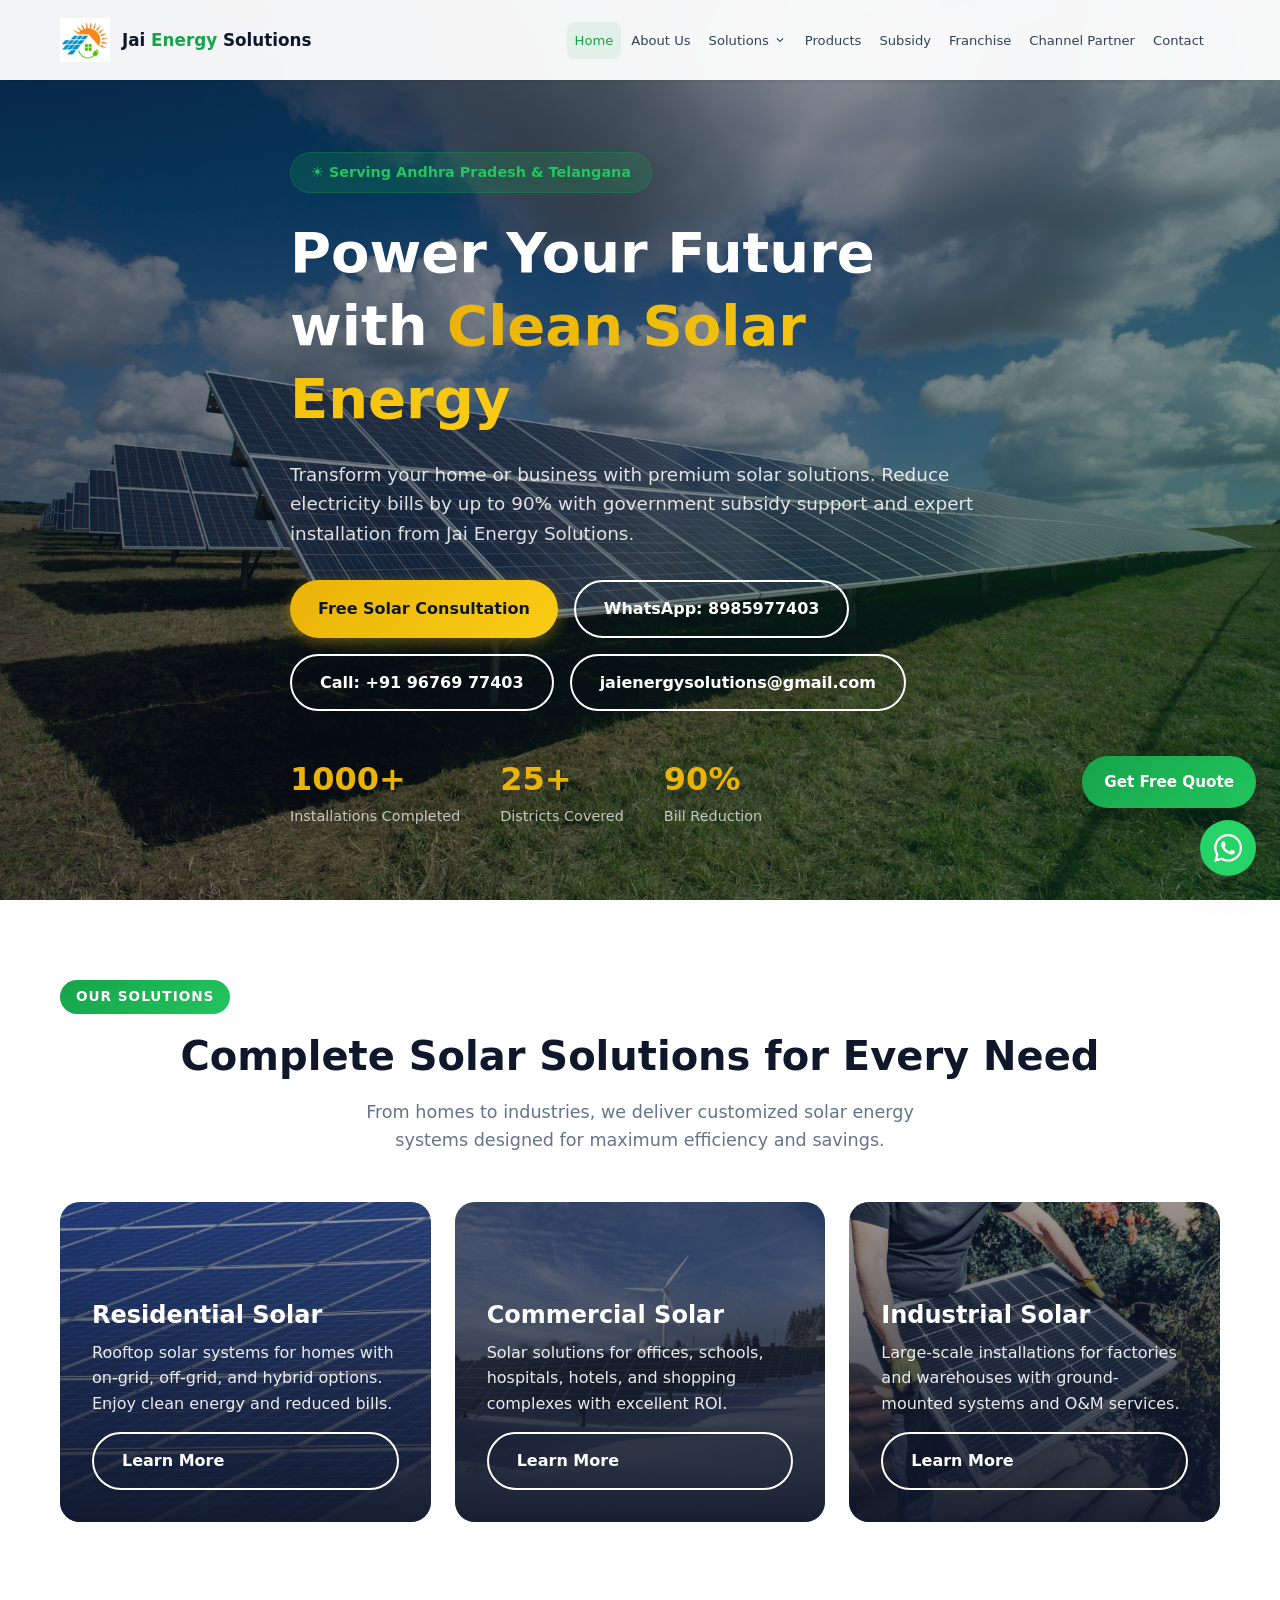
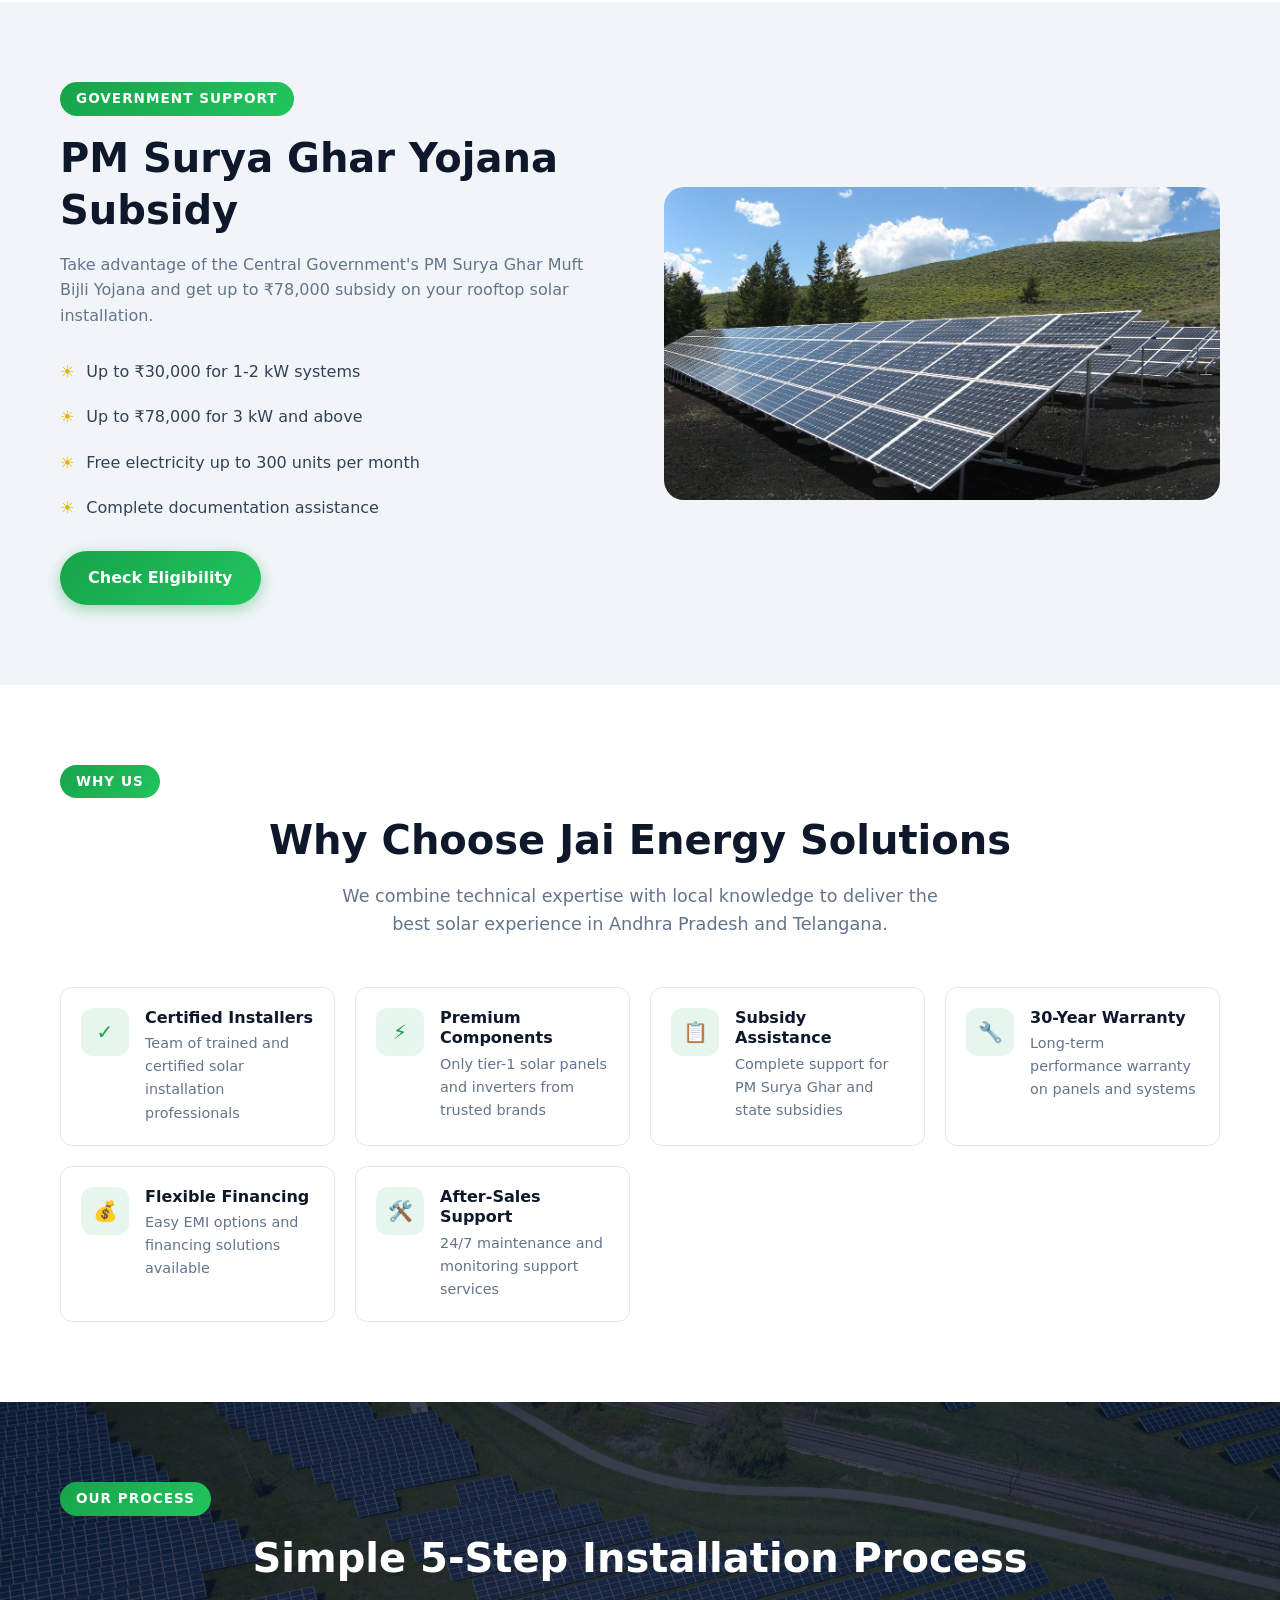
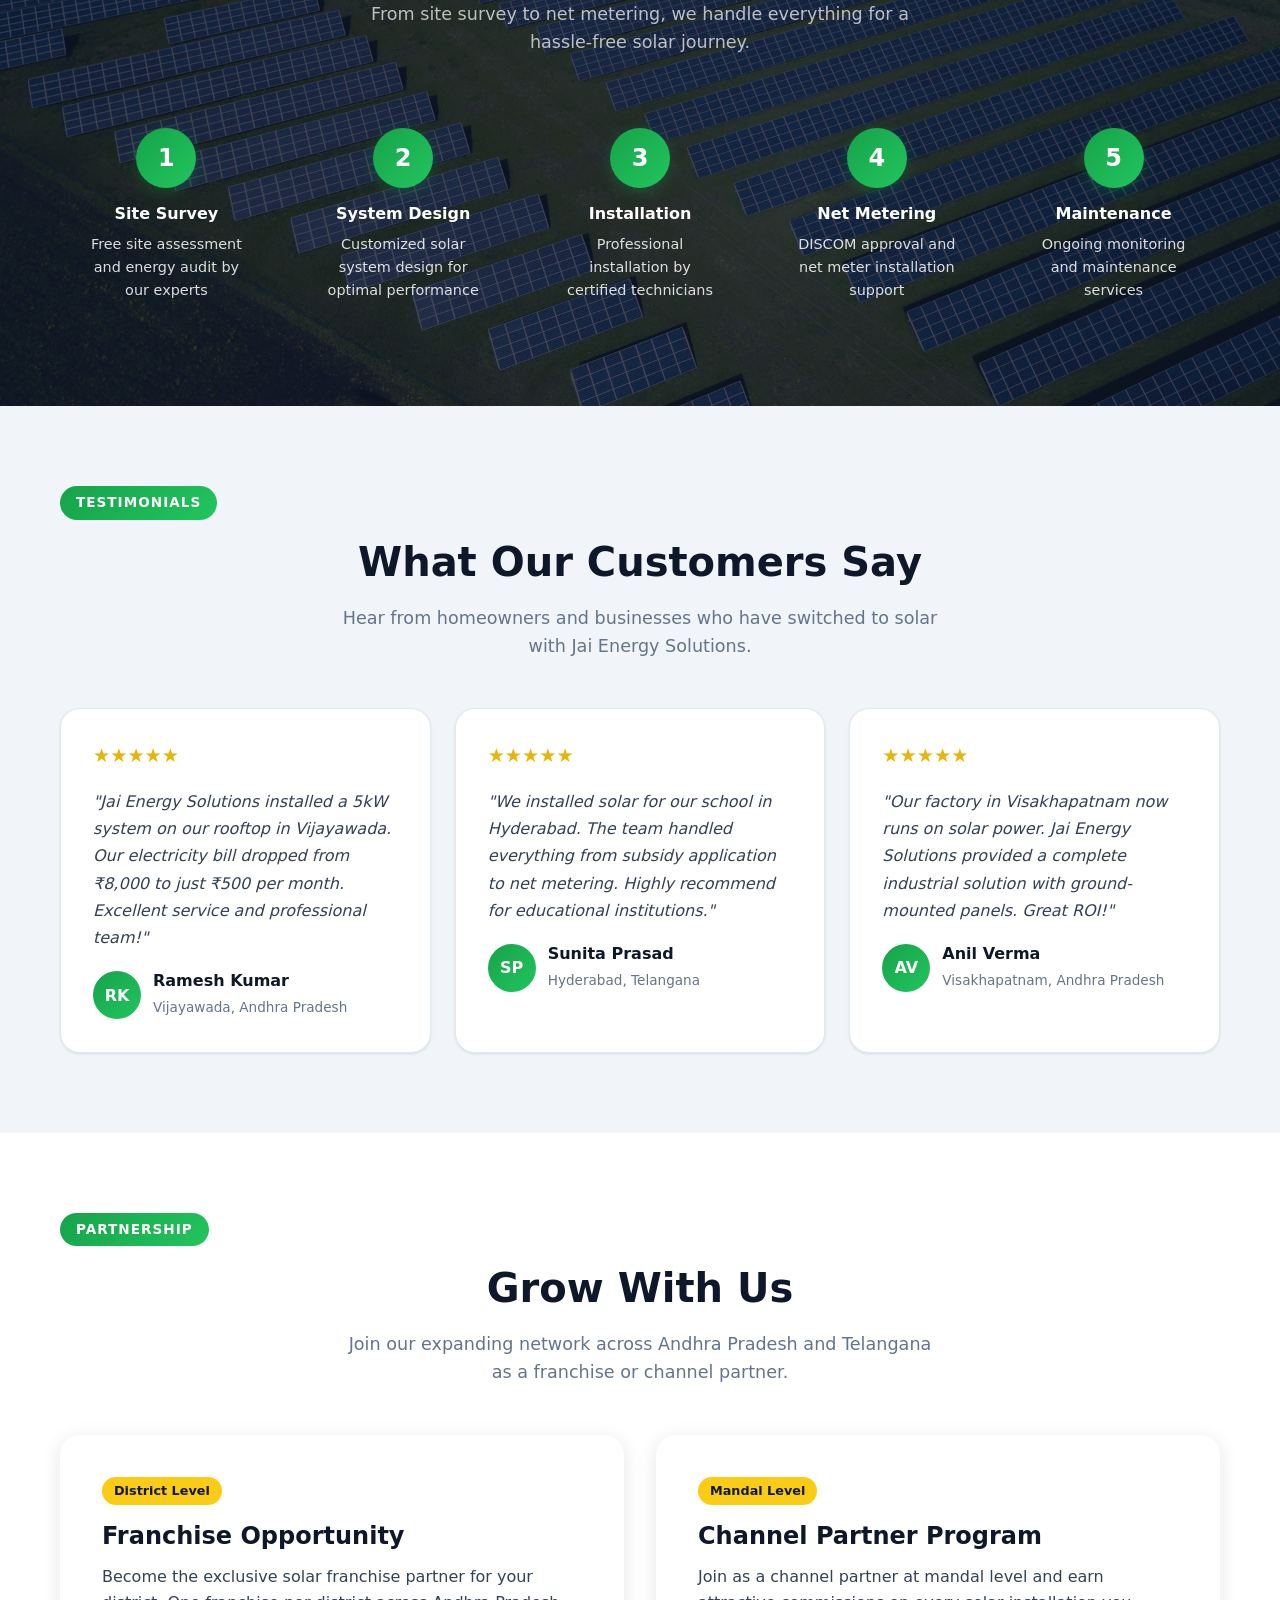
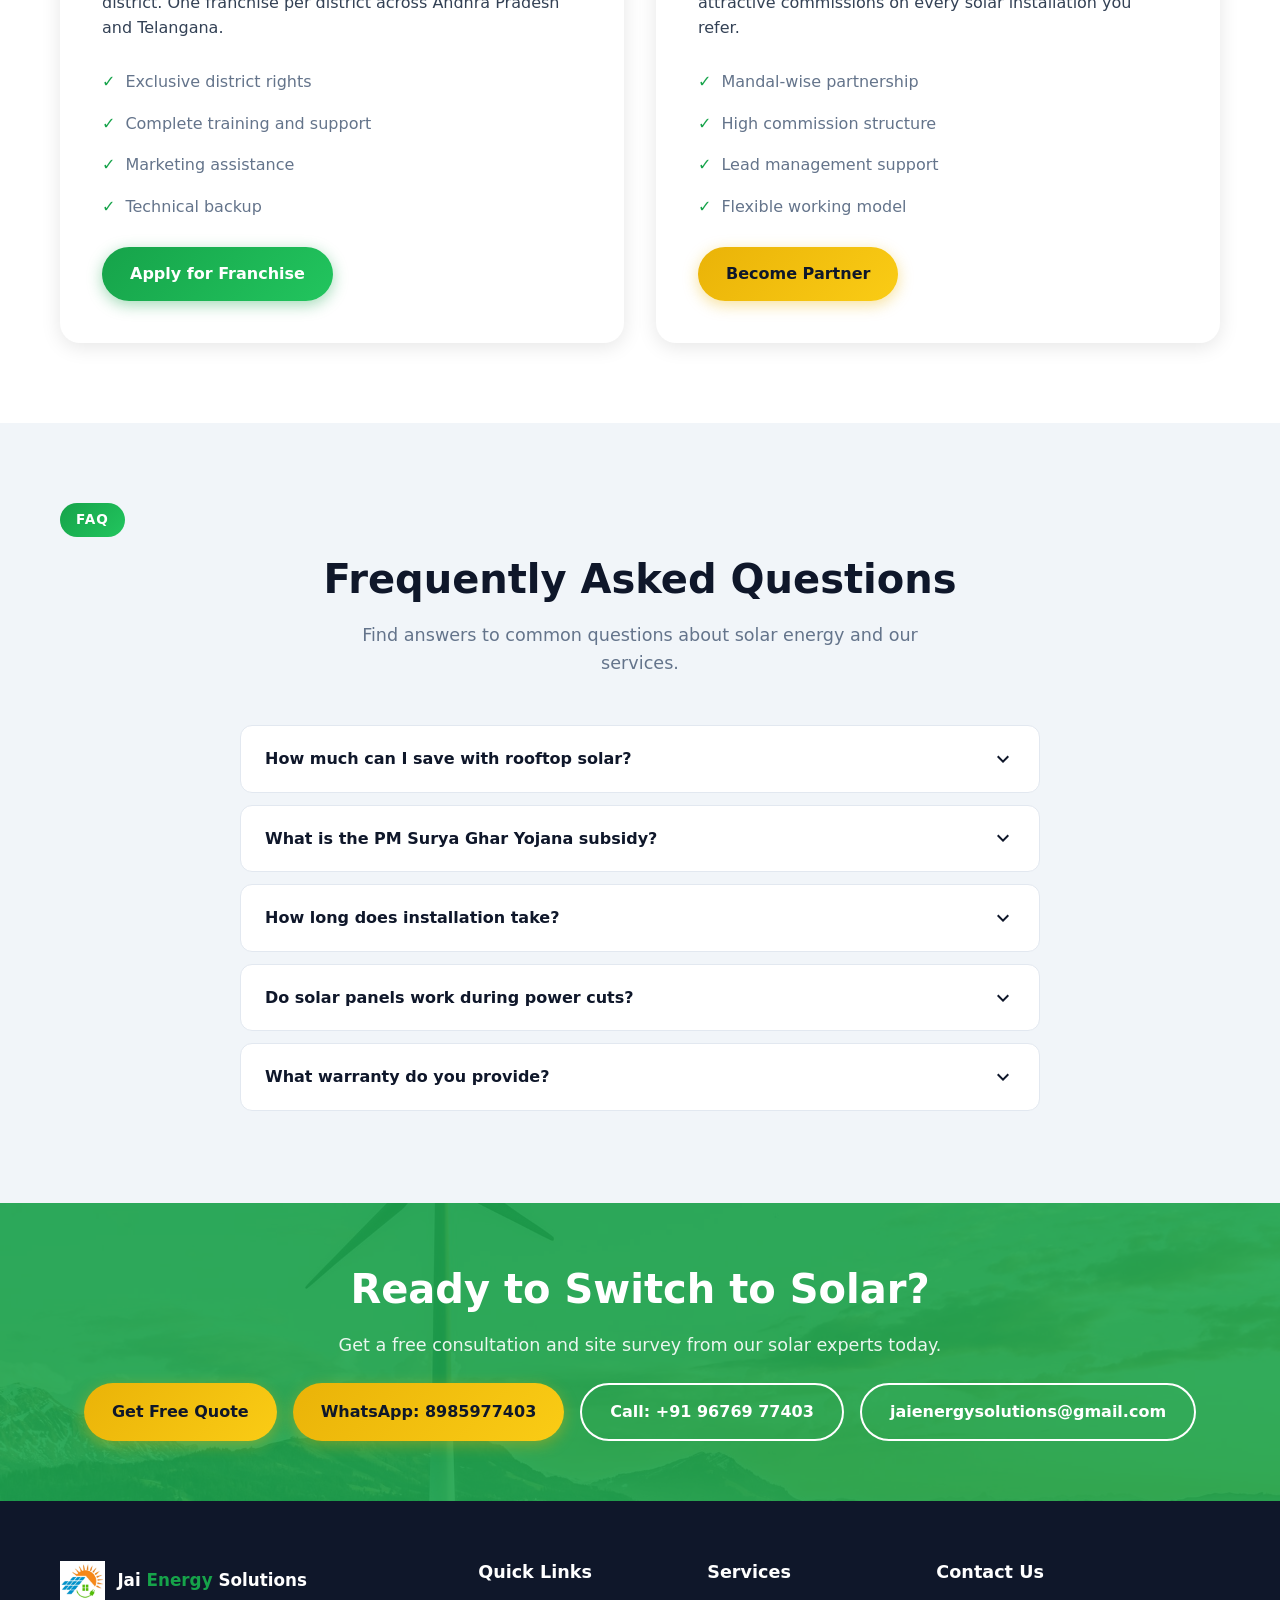
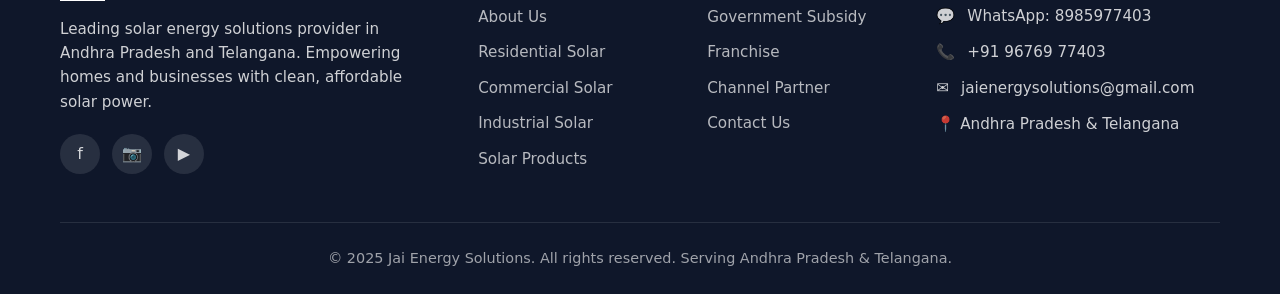
<file: index.html>
<!DOCTYPE html>
<html lang="en">
<head>
  <meta charset="UTF-8">
  <meta name="viewport" content="width=device-width, initial-scale=1.0">
  <meta name="description" content="Jai Energy Solutions - Premium solar energy company serving Andhra Pradesh and Telangana. Residential, commercial, and industrial solar installations with government subsidy assistance.">
  <meta name="keywords" content="solar energy, solar panels, Andhra Pradesh, Telangana, rooftop solar, PM Surya Ghar, solar installation">
  <title>Jai Energy Solutions | Solar Energy Company in Andhra Pradesh & Telangana</title>
  <link rel="icon" type="image/jpeg" href="images/logo.jpg">
  <link rel="stylesheet" href="css/style.css">
</head>
<body>
  <!-- Header -->
  <header class="header">
    <div class="container header-inner">
      <a href="index.html" class="logo">
        <img src="images/logo.jpg" alt="Jai Energy Solutions Logo">
        <div class="logo-text">Jai <span>Energy</span> Solutions</div>
      </a>
      <div class="header-nav">
        <nav class="nav-menu">
        <a href="index.html" class="nav-link">Home</a>
        <a href="about.html" class="nav-link">About Us</a>
        <div class="nav-dropdown">
          <button type="button" class="nav-link nav-dropdown-toggle" aria-expanded="false" aria-haspopup="true">
            Solutions
            <svg class="nav-chevron" width="14" height="14" viewBox="0 0 24 24" fill="currentColor" aria-hidden="true"><path d="M7.41 8.59L12 13.17l4.59-4.58L18 10l-6 6-6-6 1.41-1.41z"/></svg>
          </button>
          <div class="nav-submenu">
            <a href="residential-solar.html" class="nav-sublink">Residential</a>
            <a href="commercial-solar.html" class="nav-sublink">Commercial</a>
            <a href="industrial-solar.html" class="nav-sublink">Industrial</a>
          </div>
        </div>
        <a href="solar-products.html" class="nav-link">Products</a>
        <a href="government-subsidy.html" class="nav-link">Subsidy</a>
        <a href="franchise.html" class="nav-link">Franchise</a>
        <a href="channel-partner.html" class="nav-link">Channel Partner</a>
        <a href="contact.html" class="nav-link">Contact</a>
        </nav>
        <div class="header-cta">
          <button class="mobile-toggle" aria-label="Toggle menu">
            <span></span><span></span><span></span>
          </button>
        </div>
      </div>
    </div>
  </header>

  <!-- Hero Section -->
  <section class="hero">
    <div class="hero-bg" aria-hidden="true">
      <img src="images/hero-solar.jpg" alt="">
    </div>
    <div class="container">
      <div class="hero-content">
        <div class="hero-badge">☀ Serving Andhra Pradesh & Telangana</div>
        <h1>Power Your Future with <span class="highlight">Clean Solar Energy</span></h1>
        <p class="hero-text">Transform your home or business with premium solar solutions. Reduce electricity bills by up to 90% with government subsidy support and expert installation from Jai Energy Solutions.</p>
        <div class="hero-buttons">
          <a href="#" class="btn btn-secondary" data-modal="enquiry">Free Solar Consultation</a>
          <a href="https://wa.me/918985977403" class="btn btn-outline" target="_blank" rel="noopener">WhatsApp: 8985977403</a>
          <a href="tel:+919676977403" class="btn btn-outline">Call: +91 96769 77403</a>
          <a href="mailto:jaienergysolutions@gmail.com" class="btn btn-outline">jaienergysolutions@gmail.com</a>
        </div>
        <div class="hero-stats">
          <div class="hero-stat">
            <h3>1000+</h3>
            <p>Installations Completed</p>
          </div>
          <div class="hero-stat">
            <h3>25+</h3>
            <p>Districts Covered</p>
          </div>
          <div class="hero-stat">
            <h3>90%</h3>
            <p>Bill Reduction</p>
          </div>
        </div>
      </div>
    </div>
  </section>

  <!-- Solar Solutions -->
  <section class="section">
    <div class="container">
      <div class="section-badge">Our Solutions</div>
      <h2 class="section-title">Complete Solar Solutions for Every Need</h2>
      <p class="section-subtitle">From homes to industries, we deliver customized solar energy systems designed for maximum efficiency and savings.</p>
      <div class="cards-grid">
        <div class="solution-card residential fade-in">
          <h3>Residential Solar</h3>
          <p>Rooftop solar systems for homes with on-grid, off-grid, and hybrid options. Enjoy clean energy and reduced bills.</p>
          <a href="residential-solar.html" class="btn btn-outline">Learn More</a>
        </div>
        <div class="solution-card commercial fade-in">
          <h3>Commercial Solar</h3>
          <p>Solar solutions for offices, schools, hospitals, hotels, and shopping complexes with excellent ROI.</p>
          <a href="commercial-solar.html" class="btn btn-outline">Learn More</a>
        </div>
        <div class="solution-card industrial fade-in">
          <h3>Industrial Solar</h3>
          <p>Large-scale installations for factories and warehouses with ground-mounted systems and O&M services.</p>
          <a href="industrial-solar.html" class="btn btn-outline">Learn More</a>
        </div>
      </div>
    </div>
  </section>

  <!-- Government Subsidy -->
  <section class="section section-gray">
    <div class="container">
      <div class="content-grid">
        <div class="content-text fade-in">
          <div class="section-badge">Government Support</div>
          <h2>PM Surya Ghar Yojana Subsidy</h2>
          <p>Take advantage of the Central Government's PM Surya Ghar Muft Bijli Yojana and get up to ₹78,000 subsidy on your rooftop solar installation.</p>
          <ul class="content-list">
            <li>Up to ₹30,000 for 1-2 kW systems</li>
            <li>Up to ₹78,000 for 3 kW and above</li>
            <li>Free electricity up to 300 units per month</li>
            <li>Complete documentation assistance</li>
          </ul>
          <a href="government-subsidy.html" class="btn btn-primary">Check Eligibility</a>
        </div>
        <div class="content-image fade-in"><img src="images/subsidy-solar.jpg" alt="Government solar subsidy program"></div>
      </div>
    </div>
  </section>

  <!-- Why Choose Us -->
  <section class="section">
    <div class="container">
      <div class="section-badge">Why Us</div>
      <h2 class="section-title">Why Choose Jai Energy Solutions</h2>
      <p class="section-subtitle">We combine technical expertise with local knowledge to deliver the best solar experience in Andhra Pradesh and Telangana.</p>
      <div class="features-grid">
        <div class="feature-item fade-in">
          <div class="feature-icon">✓</div>
          <div>
            <h4>Certified Installers</h4>
            <p>Team of trained and certified solar installation professionals</p>
          </div>
        </div>
        <div class="feature-item fade-in">
          <div class="feature-icon">⚡</div>
          <div>
            <h4>Premium Components</h4>
            <p>Only tier-1 solar panels and inverters from trusted brands</p>
          </div>
        </div>
        <div class="feature-item fade-in">
          <div class="feature-icon">📋</div>
          <div>
            <h4>Subsidy Assistance</h4>
            <p>Complete support for PM Surya Ghar and state subsidies</p>
          </div>
        </div>
        <div class="feature-item fade-in">
          <div class="feature-icon">🔧</div>
          <div>
            <h4>30-Year Warranty</h4>
            <p>Long-term performance warranty on panels and systems</p>
          </div>
        </div>
        <div class="feature-item fade-in">
          <div class="feature-icon">💰</div>
          <div>
            <h4>Flexible Financing</h4>
            <p>Easy EMI options and financing solutions available</p>
          </div>
        </div>
        <div class="feature-item fade-in">
          <div class="feature-icon">🛠️</div>
          <div>
            <h4>After-Sales Support</h4>
            <p>24/7 maintenance and monitoring support services</p>
          </div>
        </div>
      </div>
    </div>
  </section>

  <!-- Process -->
  <section class="section section-dark">
    <div class="container">
      <div class="section-badge">Our Process</div>
      <h2 class="section-title">Simple 5-Step Installation Process</h2>
      <p class="section-subtitle" style="color: rgba(255,255,255,0.7);">From site survey to net metering, we handle everything for a hassle-free solar journey.</p>
      <div class="process-steps">
        <div class="process-step fade-in">
          <div class="process-number">1</div>
          <h4>Site Survey</h4>
          <p>Free site assessment and energy audit by our experts</p>
        </div>
        <div class="process-step fade-in">
          <div class="process-number">2</div>
          <h4>System Design</h4>
          <p>Customized solar system design for optimal performance</p>
        </div>
        <div class="process-step fade-in">
          <div class="process-number">3</div>
          <h4>Installation</h4>
          <p>Professional installation by certified technicians</p>
        </div>
        <div class="process-step fade-in">
          <div class="process-number">4</div>
          <h4>Net Metering</h4>
          <p>DISCOM approval and net meter installation support</p>
        </div>
        <div class="process-step fade-in">
          <div class="process-number">5</div>
          <h4>Maintenance</h4>
          <p>Ongoing monitoring and maintenance services</p>
        </div>
      </div>
    </div>
  </section>

  <!-- Testimonials -->
  <section class="section section-gray">
    <div class="container">
      <div class="section-badge">Testimonials</div>
      <h2 class="section-title">What Our Customers Say</h2>
      <p class="section-subtitle">Hear from homeowners and businesses who have switched to solar with Jai Energy Solutions.</p>
      <div class="testimonials-slider">
        <div class="testimonial-card fade-in">
          <div class="testimonial-stars">★★★★★</div>
          <p class="testimonial-text">"Jai Energy Solutions installed a 5kW system on our rooftop in Vijayawada. Our electricity bill dropped from ₹8,000 to just ₹500 per month. Excellent service and professional team!"</p>
          <div class="testimonial-author">
            <div class="author-avatar">RK</div>
            <div class="author-info">
              <h5>Ramesh Kumar</h5>
              <span>Vijayawada, Andhra Pradesh</span>
            </div>
          </div>
        </div>
        <div class="testimonial-card fade-in">
          <div class="testimonial-stars">★★★★★</div>
          <p class="testimonial-text">"We installed solar for our school in Hyderabad. The team handled everything from subsidy application to net metering. Highly recommend for educational institutions."</p>
          <div class="testimonial-author">
            <div class="author-avatar">SP</div>
            <div class="author-info">
              <h5>Sunita Prasad</h5>
              <span>Hyderabad, Telangana</span>
            </div>
          </div>
        </div>
        <div class="testimonial-card fade-in">
          <div class="testimonial-stars">★★★★★</div>
          <p class="testimonial-text">"Our factory in Visakhapatnam now runs on solar power. Jai Energy Solutions provided a complete industrial solution with ground-mounted panels. Great ROI!"</p>
          <div class="testimonial-author">
            <div class="author-avatar">AV</div>
            <div class="author-info">
              <h5>Anil Verma</h5>
              <span>Visakhapatnam, Andhra Pradesh</span>
            </div>
          </div>
        </div>
      </div>
    </div>
  </section>

  <!-- Franchise & Channel Partner -->
  <section class="section">
    <div class="container">
      <div class="section-badge">Partnership</div>
      <h2 class="section-title">Grow With Us</h2>
      <p class="section-subtitle">Join our expanding network across Andhra Pradesh and Telangana as a franchise or channel partner.</p>
      <div class="opportunity-grid">
        <div class="opportunity-card fade-in">
          <span class="badge">District Level</span>
          <h3>Franchise Opportunity</h3>
          <p>Become the exclusive solar franchise partner for your district. One franchise per district across Andhra Pradesh and Telangana.</p>
          <ul class="opportunity-list">
            <li>Exclusive district rights</li>
            <li>Complete training and support</li>
            <li>Marketing assistance</li>
            <li>Technical backup</li>
          </ul>
          <a href="franchise.html" class="btn btn-primary">Apply for Franchise</a>
        </div>
        <div class="opportunity-card fade-in">
          <span class="badge">Mandal Level</span>
          <h3>Channel Partner Program</h3>
          <p>Join as a channel partner at mandal level and earn attractive commissions on every solar installation you refer.</p>
          <ul class="opportunity-list">
            <li>Mandal-wise partnership</li>
            <li>High commission structure</li>
            <li>Lead management support</li>
            <li>Flexible working model</li>
          </ul>
          <a href="channel-partner.html" class="btn btn-secondary">Become Partner</a>
        </div>
      </div>
    </div>
  </section>

  <!-- FAQ -->
  <section class="section section-gray">
    <div class="container">
      <div class="section-badge">FAQ</div>
      <h2 class="section-title">Frequently Asked Questions</h2>
      <p class="section-subtitle">Find answers to common questions about solar energy and our services.</p>
      <div class="faq-list">
        <div class="faq-item">
          <div class="faq-question">
            How much can I save with rooftop solar?
            <svg class="faq-icon" viewBox="0 0 24 24" fill="currentColor"><path d="M7.41 8.59L12 13.17l4.59-4.58L18 10l-6 6-6-6 1.41-1.41z"/></svg>
          </div>
          <div class="faq-answer">With a properly sized solar system, you can reduce your electricity bill by up to 90%. A typical 3kW system can save ₹15,000-20,000 annually depending on your consumption and tariff rates.</div>
        </div>
        <div class="faq-item">
          <div class="faq-question">
            What is the PM Surya Ghar Yojana subsidy?
            <svg class="faq-icon" viewBox="0 0 24 24" fill="currentColor"><path d="M7.41 8.59L12 13.17l4.59-4.58L18 10l-6 6-6-6 1.41-1.41z"/></svg>
          </div>
          <div class="faq-answer">PM Surya Ghar Muft Bijli Yojana offers central government subsidy of up to ₹78,000 for rooftop solar installations. For 1-2 kW systems, subsidy is ₹30,000, and for 3 kW and above, it's ₹78,000.</div>
        </div>
        <div class="faq-item">
          <div class="faq-question">
            How long does installation take?
            <svg class="faq-icon" viewBox="0 0 24 24" fill="currentColor"><path d="M7.41 8.59L12 13.17l4.59-4.58L18 10l-6 6-6-6 1.41-1.41z"/></svg>
          </div>
          <div class="faq-answer">Typical residential installation takes 3-5 days after site survey. Commercial and industrial projects may take 2-4 weeks depending on system size. Net metering approval usually takes 15-30 days.</div>
        </div>
        <div class="faq-item">
          <div class="faq-question">
            Do solar panels work during power cuts?
            <svg class="faq-icon" viewBox="0 0 24 24" fill="currentColor"><path d="M7.41 8.59L12 13.17l4.59-4.58L18 10l-6 6-6-6 1.41-1.41z"/></svg>
          </div>
          <div class="faq-answer">On-grid systems shut down during power cuts for safety. However, hybrid systems with battery backup can provide power during outages. We offer both on-grid and hybrid solutions.</div>
        </div>
        <div class="faq-item">
          <div class="faq-question">
            What warranty do you provide?
            <svg class="faq-icon" viewBox="0 0 24 24" fill="currentColor"><path d="M7.41 8.59L12 13.17l4.59-4.58L18 10l-6 6-6-6 1.41-1.41z"/></svg>
          </div>
          <div class="faq-answer">We provide 30-year performance warranty on solar panels, 5-10 year warranty on inverters, and 5-year workmanship warranty on installation. Extended warranties are available on select products.</div>
        </div>
      </div>
    </div>
  </section>

  <!-- Contact CTA -->
  <section class="cta-section">
    <div class="container">
      <h2>Ready to Switch to Solar?</h2>
      <p>Get a free consultation and site survey from our solar experts today.</p>
      <div style="display: flex; gap: 16px; justify-content: center; flex-wrap: wrap;">
        <a href="#" class="btn btn-secondary" data-modal="enquiry">Get Free Quote</a>
        <a href="https://wa.me/918985977403" class="btn btn-secondary" target="_blank" rel="noopener">WhatsApp: 8985977403</a>
        <a href="tel:+919676977403" class="btn btn-outline">Call: +91 96769 77403</a>
        <a href="mailto:jaienergysolutions@gmail.com" class="btn btn-outline">jaienergysolutions@gmail.com</a>
      </div>
    </div>
  </section>

  <!-- Footer -->
  <footer class="footer">
    <div class="container">
      <div class="footer-grid">
        <div class="footer-brand">
          <a href="index.html" class="logo">
            <img src="images/logo.jpg" alt="Jai Energy Solutions" style="height: 40px;">
            <div class="logo-text">Jai <span>Energy</span> Solutions</div>
          </a>
          <p>Leading solar energy solutions provider in Andhra Pradesh and Telangana. Empowering homes and businesses with clean, affordable solar power.</p>
          <div class="footer-social">
            <a href="#" aria-label="Facebook">f</a>
            <a href="#" aria-label="Instagram">📷</a>
            <a href="#" aria-label="YouTube">▶</a>
          </div>
        </div>
        <div>
          <h4>Quick Links</h4>
          <ul class="footer-links">
            <li><a href="about.html">About Us</a></li>
            <li><a href="residential-solar.html">Residential Solar</a></li>
            <li><a href="commercial-solar.html">Commercial Solar</a></li>
            <li><a href="industrial-solar.html">Industrial Solar</a></li>
            <li><a href="solar-products.html">Solar Products</a></li>
          </ul>
        </div>
        <div>
          <h4>Services</h4>
          <ul class="footer-links">
            <li><a href="government-subsidy.html">Government Subsidy</a></li>
            <li><a href="franchise.html">Franchise</a></li>
            <li><a href="channel-partner.html">Channel Partner</a></li>
            <li><a href="contact.html">Contact Us</a></li>
          </ul>
        </div>
        <div>
          <h4>Contact Us</h4>
          <ul class="footer-contact">
            <li>💬 <a href="https://wa.me/918985977403" target="_blank" rel="noopener">WhatsApp: 8985977403</a></li>
            <li>📞 <a href="tel:+919676977403">+91 96769 77403</a></li>
            <li>✉️ <a href="mailto:jaienergysolutions@gmail.com">jaienergysolutions@gmail.com</a></li>
            <li>📍 Andhra Pradesh & Telangana</li>
          </ul>
        </div>
      </div>
      <div class="footer-bottom">
        <p>&copy; 2025 Jai Energy Solutions. All rights reserved. Serving Andhra Pradesh & Telangana.</p>
      </div>
    </div>
  </footer>

  <!-- Floating Buttons -->
  <div class="floating-buttons">
    <a href="#" class="quote-cta" data-modal="enquiry">Get Free Quote</a>
    <a href="https://wa.me/918985977403" class="floating-btn whatsapp-btn" target="_blank" rel="noopener" aria-label="WhatsApp"><svg width="28" height="28" viewBox="0 0 24 24" fill="currentColor"><path d="M17.472 14.382c-.297-.149-1.758-.867-2.03-.967-.273-.099-.471-.148-.67.15-.197.297-.767.966-.94 1.164-.173.199-.347.223-.644.075-.297-.15-1.255-.463-2.39-1.475-.883-.788-1.48-1.761-1.653-2.059-.173-.297-.018-.458.13-.606.134-.133.298-.347.446-.52.149-.174.198-.298.298-.497.099-.198.05-.371-.025-.52-.075-.149-.669-1.612-.916-2.207-.242-.579-.487-.5-.669-.51-.173-.008-.371-.01-.57-.01-.198 0-.52.074-.792.372-.272.297-1.04 1.016-1.04 2.479 0 1.462 1.065 2.875 1.213 3.074.149.198 2.096 3.2 5.077 4.487.709.306 1.262.489 1.694.626.712.227 1.36.195 1.871.118.571-.085 1.758-.719 2.006-1.413.248-.694.248-1.289.173-1.413-.074-.124-.272-.198-.57-.347m-5.421 7.403h-.004a9.87 9.87 0 01-5.031-1.378l-.361-.214-3.741.982.998-3.648-.235-.374a9.86 9.86 0 01-1.51-5.26c.001-5.45 4.436-9.884 9.888-9.884 2.64 0 5.122 1.03 7.078 2.878a9.825 9.825 0 012.893 7.078c-.003 5.45-4.435 9.884-9.885 9.884m8.413-18.297A11.815 11.815 0 0012.05 0C5.495 0 .16 5.335.157 11.892c0 2.096.547 4.142 1.588 5.945L.057 24l6.305-1.654a11.882 11.882 0 005.683 1.448h.005c6.554 0 11.89-5.335 11.893-11.893a11.821 11.821 0 00-3.48-8.413z"/></svg></a>
  </div>

  <!-- Enquiry Modal -->
  <div class="modal-overlay" id="enquiryModal">
    <div class="modal">
      <div class="modal-highlight">
        <h3>Free Solar Consultation</h3>
        <p>Get expert advice and a customized quote for your property</p>
      </div>
      <div class="modal-body">
        <form onsubmit="handleFormSubmit(event, 'enquiry')">
          <div class="form-row">
            <div class="form-group">
              <label for="enq-name">Full Name *</label>
              <input type="text" id="enq-name" name="name" class="form-control" required>
            </div>
            <div class="form-group">
              <label for="enq-mobile">Mobile Number *</label>
              <input type="tel" id="enq-mobile" name="mobile" class="form-control" pattern="[0-9]{10}" required>
            </div>
          </div>
          <div class="form-group">
            <label for="enq-email">Email</label>
            <input type="email" id="enq-email" name="email" class="form-control">
          </div>
          <div class="form-row">
            <div class="form-group">
              <label for="enq-state">State *</label>
              <select id="enq-state" name="state" class="form-control" data-state-select required>
                <option value="">Select State</option>
                <option value="Andhra Pradesh">Andhra Pradesh</option>
                <option value="Telangana">Telangana</option>
              </select>
            </div>
            <div class="form-group">
              <label for="enq-district">District *</label>
              <select id="enq-district" name="district" class="form-control" data-district-select required>
                <option value="">Select District</option>
              </select>
            </div>
          </div>
          <div class="form-row">
            <div class="form-group">
              <label for="enq-property">Property Type *</label>
              <select id="enq-property" name="property_type" class="form-control" required>
                <option value="">Select Type</option>
                <option value="Home">Home</option>
                <option value="Apartment">Apartment</option>
                <option value="Commercial">Commercial</option>
                <option value="Industrial">Industrial</option>
              </select>
            </div>
            <div class="form-group">
              <label for="enq-bill">Monthly Electricity Bill</label>
              <input type="number" id="enq-bill" name="electricity_bill" class="form-control" placeholder="₹">
            </div>
          </div>
          <div class="form-group">
            <label for="enq-message">Message</label>
            <textarea id="enq-message" name="message" class="form-control" rows="3"></textarea>
          </div>
          <button type="submit" class="btn btn-primary" style="width: 100%;">Submit Enquiry</button>
        </form>
        <button class="modal-close" style="position: absolute; top: 16px; right: 16px; background: rgba(255,255,255,0.2); color: white;">✕</button>
      </div>
    </div>
  </div>

  <script src="js/data.js"></script>
  <script src="js/main.js"></script>
</body>
</html>
</file>
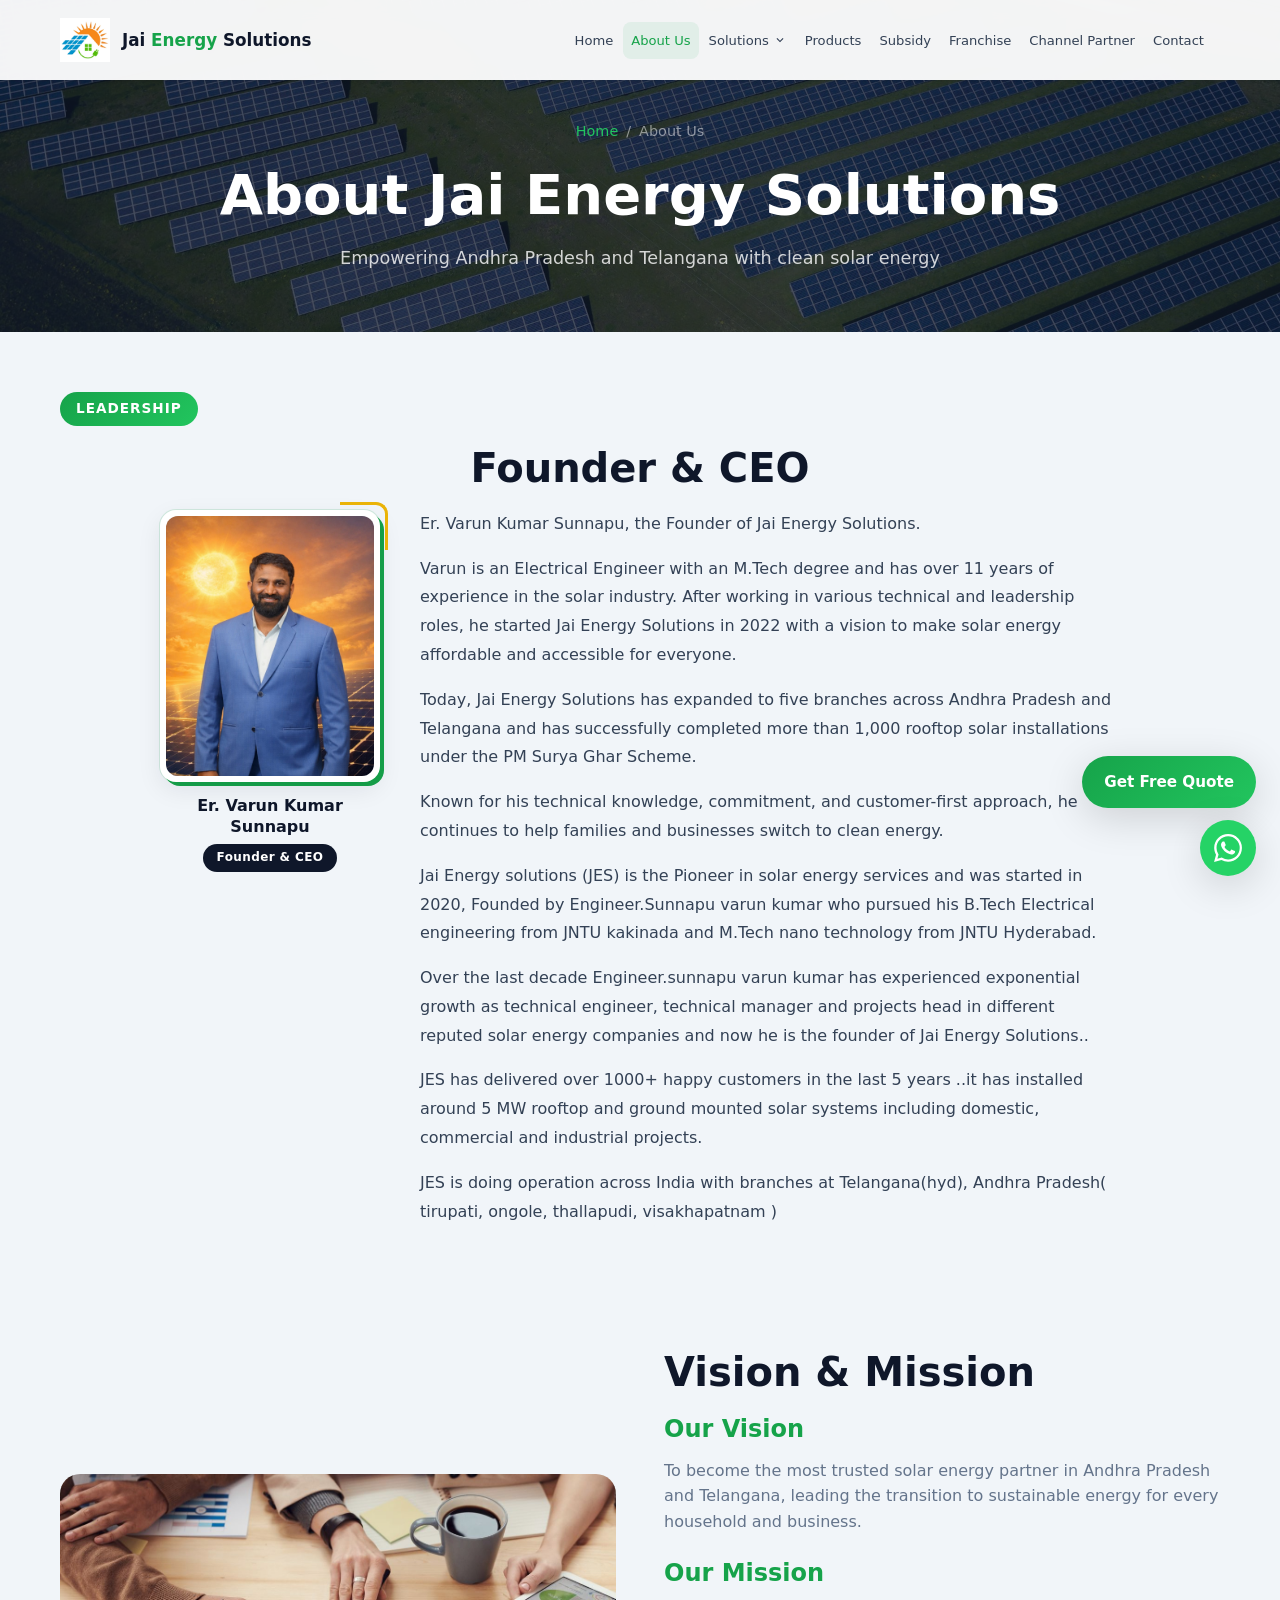
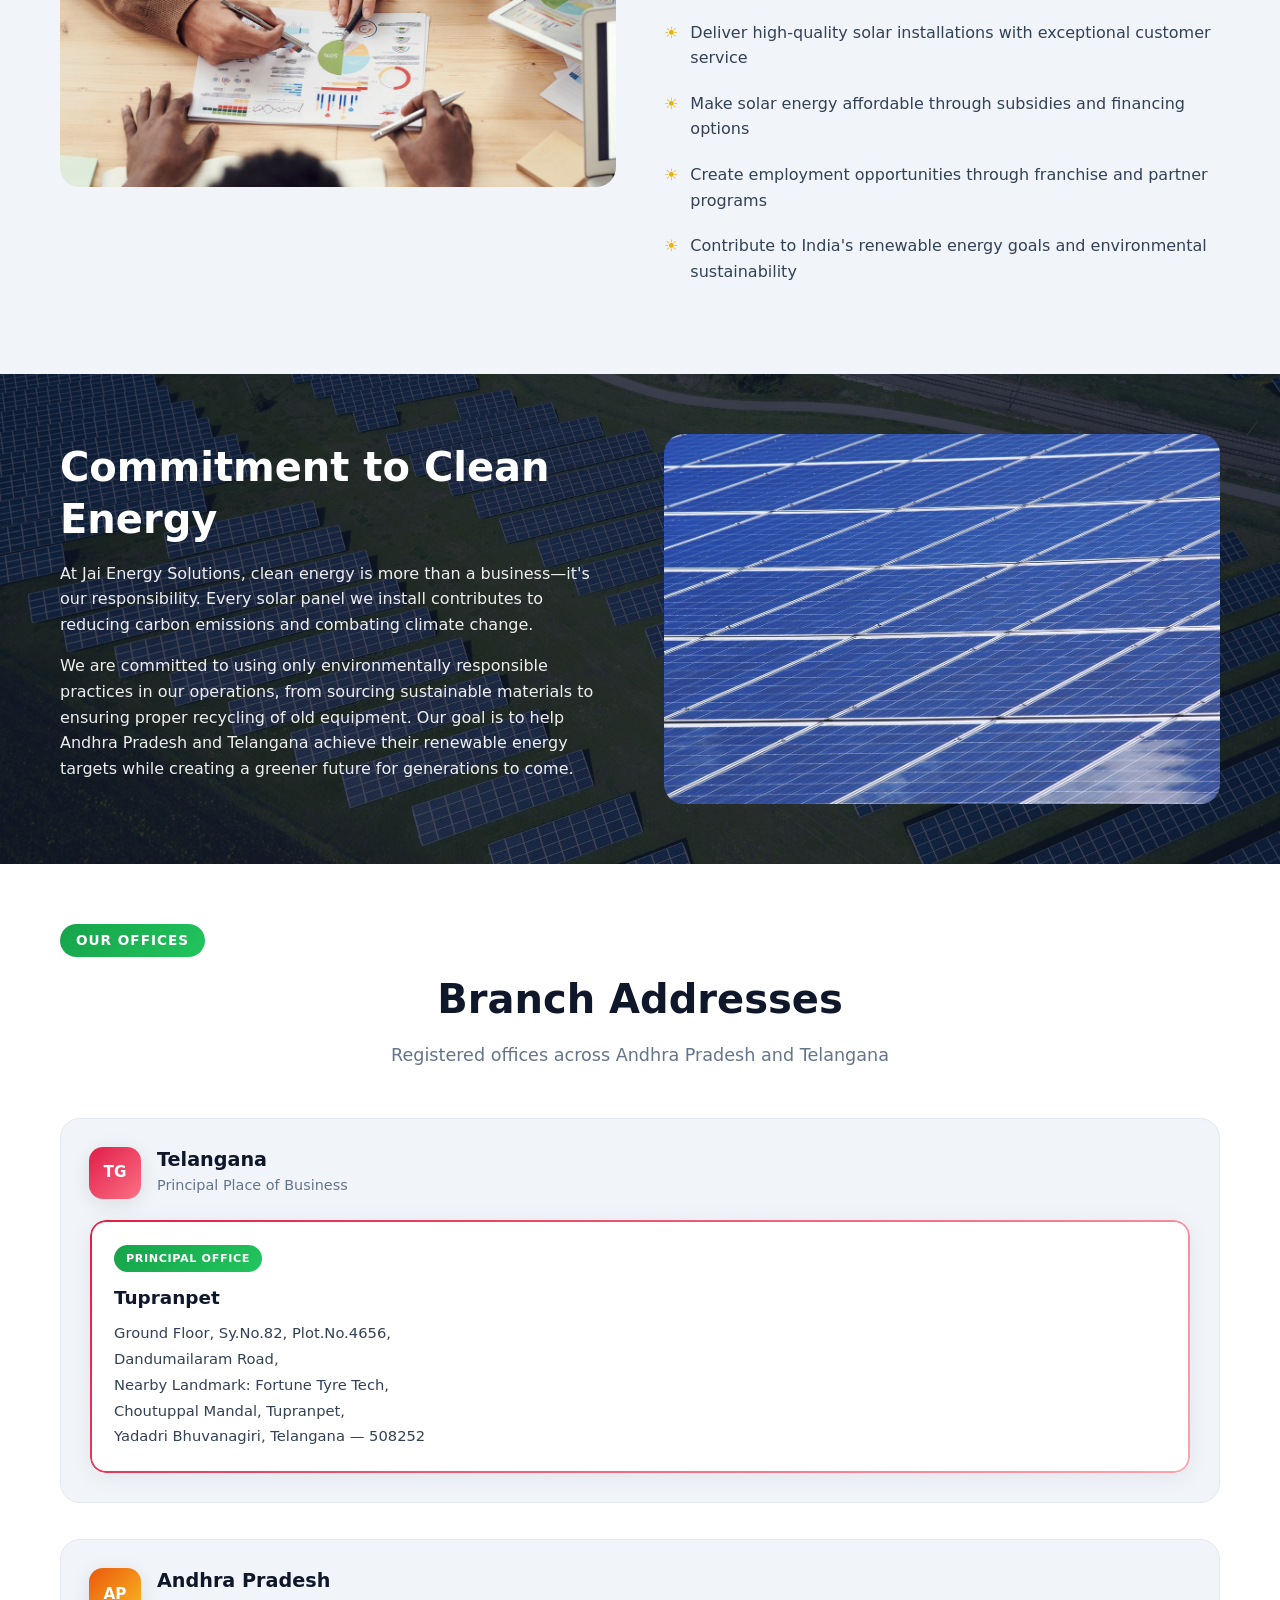
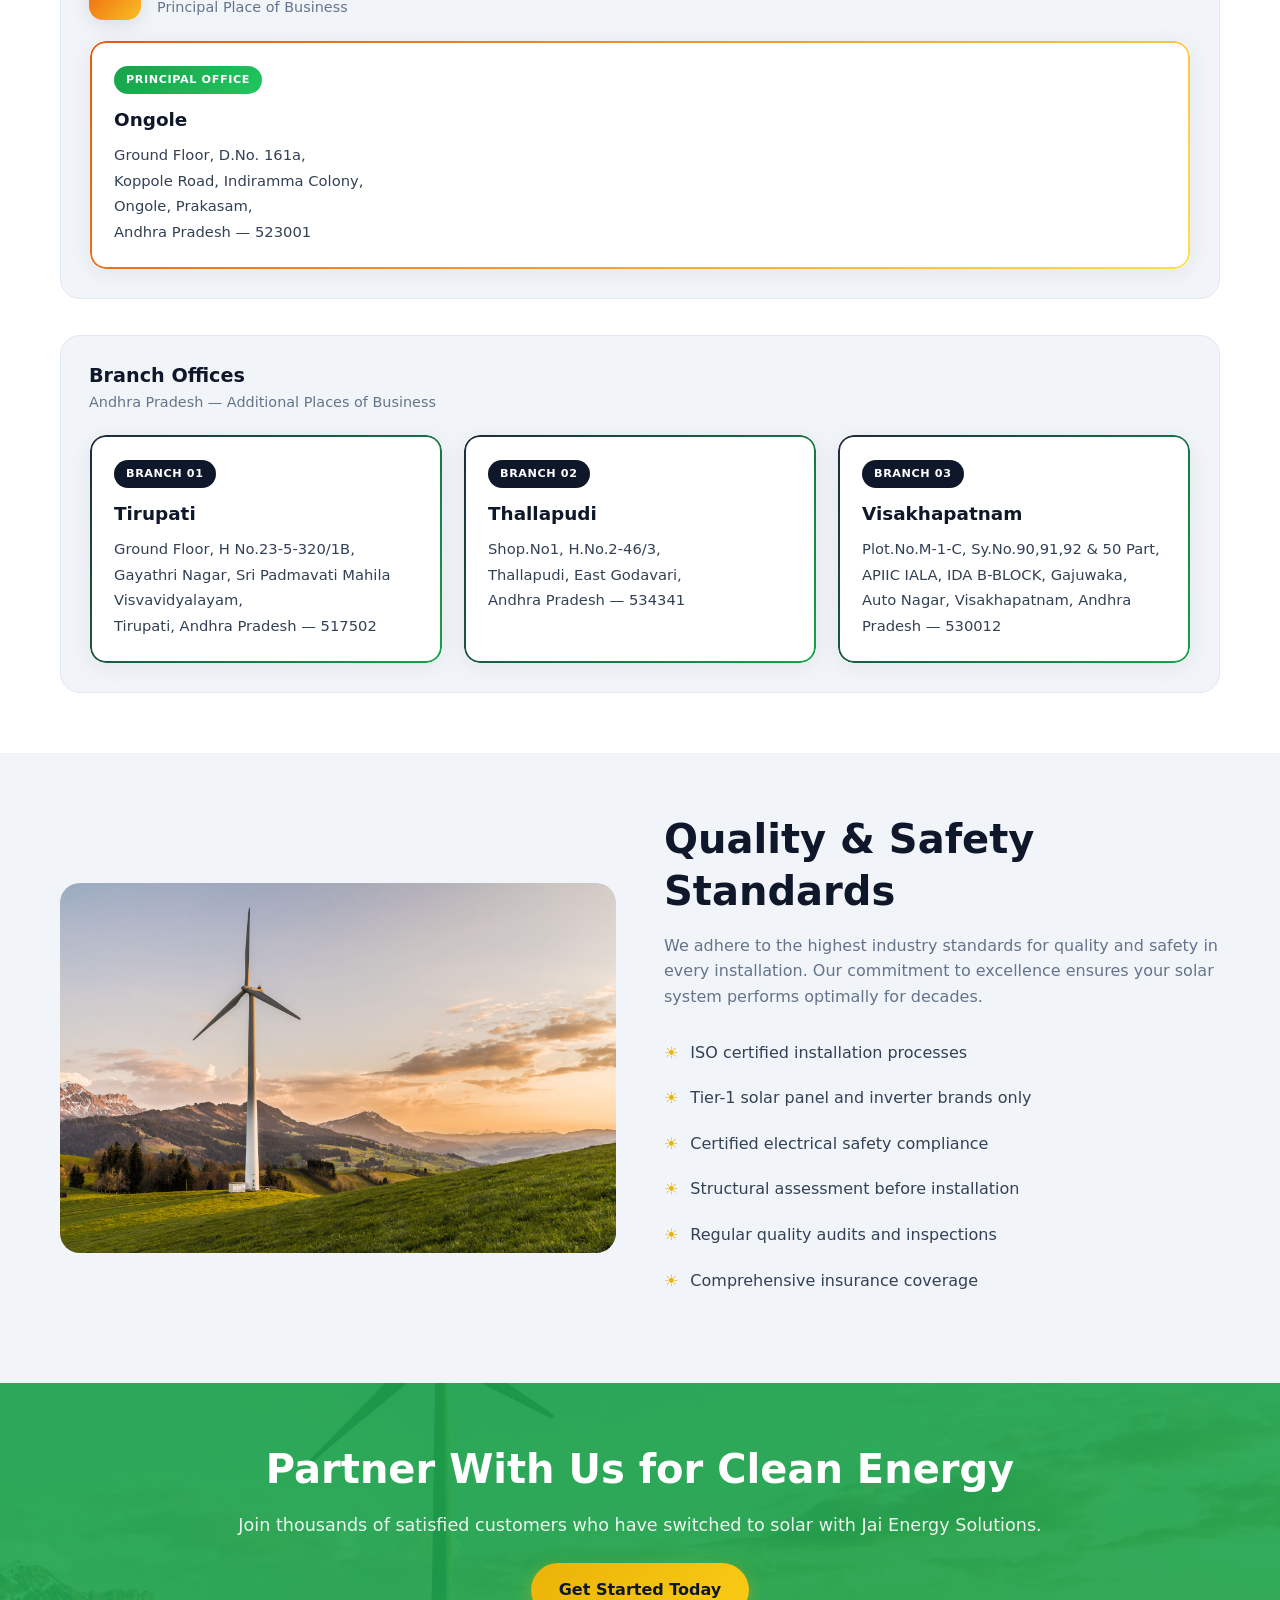
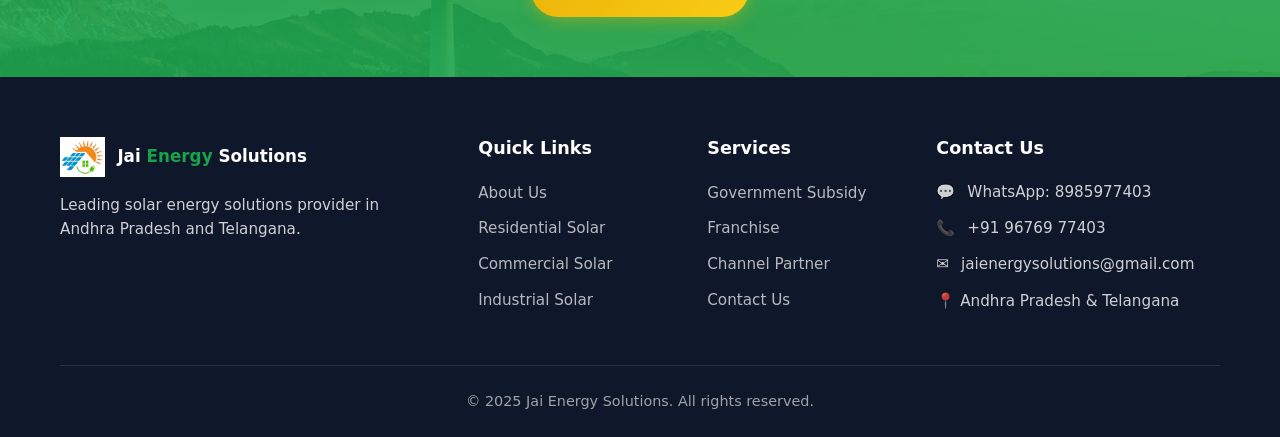
<file: about.html>
<!DOCTYPE html>
<html lang="en">
<head>
  <meta charset="UTF-8">
  <meta name="viewport" content="width=device-width, initial-scale=1.0">
  <meta name="description" content="About Jai Energy Solutions - Leading solar energy company in Andhra Pradesh and Telangana committed to clean energy.">
  <title>About Us | Jai Energy Solutions</title>
  <link rel="icon" type="image/jpeg" href="images/logo.jpg">
  <link rel="stylesheet" href="css/style.css">
</head>
<body>
  <header class="header">
    <div class="container header-inner">
      <a href="index.html" class="logo">
        <img src="images/logo.jpg" alt="Jai Energy Solutions Logo">
        <div class="logo-text">Jai <span>Energy</span> Solutions</div>
      </a>
      <div class="header-nav">
      <nav class="nav-menu">
        <a href="index.html" class="nav-link">Home</a>
        <a href="about.html" class="nav-link">About Us</a>
        <div class="nav-dropdown">
          <button type="button" class="nav-link nav-dropdown-toggle" aria-expanded="false" aria-haspopup="true">
            Solutions
            <svg class="nav-chevron" width="14" height="14" viewBox="0 0 24 24" fill="currentColor" aria-hidden="true"><path d="M7.41 8.59L12 13.17l4.59-4.58L18 10l-6 6-6-6 1.41-1.41z"/></svg>
          </button>
          <div class="nav-submenu">
            <a href="residential-solar.html" class="nav-sublink">Residential</a>
            <a href="commercial-solar.html" class="nav-sublink">Commercial</a>
            <a href="industrial-solar.html" class="nav-sublink">Industrial</a>
          </div>
        </div>
        <a href="solar-products.html" class="nav-link">Products</a>
        <a href="government-subsidy.html" class="nav-link">Subsidy</a>
        <a href="franchise.html" class="nav-link">Franchise</a>
        <a href="channel-partner.html" class="nav-link">Channel Partner</a>
        <a href="contact.html" class="nav-link">Contact</a>
      </nav>
      <div class="header-cta">
        <button class="mobile-toggle" aria-label="Toggle menu"><span></span><span></span><span></span></button>
      </div>
    </div>
    </div>
  </header>

  <section class="page-header">
    <div class="container">
      <div class="breadcrumb"><a href="index.html">Home</a> <span>/</span> <span>About Us</span></div>
      <h1>About Jai Energy Solutions</h1>
      <p>Empowering Andhra Pradesh and Telangana with clean solar energy</p>
    </div>
  </section>

  <section class="content-section section-gray">
    <div class="container">
      <div class="section-badge">Leadership</div>
      <h2 class="section-title">Founder & CEO</h2>
      <div class="founder-profile fade-in">
        <div class="founder-frame-wrap">
          <div class="founder-frame">
            <img src="images/founder.jpg" alt="Er. Varun Kumar Sunnapu - Founder & CEO, Jai Energy Solutions">
          </div>
          <div class="founder-caption">
            <h3>Er. Varun Kumar Sunnapu</h3>
            <span>Founder & CEO</span>
          </div>
        </div>
        <div class="founder-content">
          <p>Er. Varun Kumar Sunnapu, the Founder of Jai Energy Solutions.</p>
          <p>Varun is an Electrical Engineer with an M.Tech degree and has over 11 years of experience in the solar industry. After working in various technical and leadership roles, he started Jai Energy Solutions in 2022 with a vision to make solar energy affordable and accessible for everyone.</p>
          <p>Today, Jai Energy Solutions has expanded to five branches across Andhra Pradesh and Telangana and has successfully completed more than 1,000 rooftop solar installations under the PM Surya Ghar Scheme.</p>
          <p>Known for his technical knowledge, commitment, and customer-first approach, he continues to help families and businesses switch to clean energy.</p>
          <p>Jai Energy solutions (JES)  is the Pioneer in solar energy services and was started  in 2020, Founded by Engineer.Sunnapu varun kumar  who pursued his B.Tech  Electrical engineering from JNTU kakinada and M.Tech  nano technology from JNTU Hyderabad.</p>
          <p>Over the last decade Engineer.sunnapu varun kumar has experienced exponential growth as technical engineer, technical manager and projects head in different reputed solar energy companies and now he is the founder of Jai Energy Solutions..</p>
          <p>JES has delivered over 1000+  happy customers in the last 5 years ..it has installed around 5 MW  rooftop and ground mounted solar systems including domestic, commercial and industrial projects.</p>
          <p>JES is doing operation across India with branches at Telangana(hyd), Andhra Pradesh( tirupati, ongole, thallapudi, visakhapatnam )</p>
        </div>
      </div>
    </div>
  </section>

  <section class="content-section section-gray">
    <div class="container">
      <div class="content-grid reverse">
        <div class="content-text fade-in">
          <h2>Vision & Mission</h2>
          <h3 style="color: var(--green-primary); margin-bottom: 12px;">Our Vision</h3>
          <p>To become the most trusted solar energy partner in Andhra Pradesh and Telangana, leading the transition to sustainable energy for every household and business.</p>
          <h3 style="color: var(--green-primary); margin: 24px 0 12px;">Our Mission</h3>
          <ul class="content-list">
            <li>Deliver high-quality solar installations with exceptional customer service</li>
            <li>Make solar energy affordable through subsidies and financing options</li>
            <li>Create employment opportunities through franchise and partner programs</li>
            <li>Contribute to India's renewable energy goals and environmental sustainability</li>
          </ul>
        </div>
        <div class="content-image fade-in"><img src="images/about-mission.jpg" alt="Solar energy mission"></div>
      </div>
    </div>
  </section>

  <section class="content-section section-dark">
    <div class="container">
      <div class="content-grid">
        <div class="content-text fade-in">
          <h2>Commitment to Clean Energy</h2>
          <p>At Jai Energy Solutions, clean energy is more than a business—it's our responsibility. Every solar panel we install contributes to reducing carbon emissions and combating climate change.</p>
          <p>We are committed to using only environmentally responsible practices in our operations, from sourcing sustainable materials to ensuring proper recycling of old equipment. Our goal is to help Andhra Pradesh and Telangana achieve their renewable energy targets while creating a greener future for generations to come.</p>
        </div>
        <div class="content-image fade-in"><img src="images/residential-solar.jpg" alt="Clean solar energy commitment"></div>
      </div>
    </div>
  </section>

  <section class="content-section">
    <div class="container">
      <div class="section-badge">Our Offices</div>
      <h2 class="section-title">Branch Addresses</h2>
      <p class="section-subtitle">Registered offices across Andhra Pradesh and Telangana</p>

      <div class="address-blocks">
        <div class="address-state-block address-state-tg fade-in">
          <div class="address-state-header">
            <div class="address-state-icon">TG</div>
            <div>
              <h3>Telangana</h3>
              <p>Principal Place of Business</p>
            </div>
          </div>
          <div class="address-card address-card-trendy">
            <span class="address-badge">Principal Office</span>
            <h4>Tupranpet</h4>
            <address>
              Ground Floor, Sy.No.82, Plot.No.4656,<br>
              Dandumailaram Road,<br>
              Nearby Landmark: Fortune Tyre Tech,<br>
              Choutuppal Mandal, Tupranpet,<br>
              Yadadri Bhuvanagiri, Telangana — 508252
            </address>
          </div>
        </div>

        <div class="address-state-block address-state-ap fade-in">
          <div class="address-state-header">
            <div class="address-state-icon">AP</div>
            <div>
              <h3>Andhra Pradesh</h3>
              <p>Principal Place of Business</p>
            </div>
          </div>
          <div class="address-card address-card-trendy">
            <span class="address-badge">Principal Office</span>
            <h4>Ongole</h4>
            <address>
              Ground Floor, D.No. 161a,<br>
              Koppole Road, Indiramma Colony,<br>
              Ongole, Prakasam,<br>
              Andhra Pradesh — 523001
            </address>
          </div>
        </div>

        <div class="address-state-block address-state-branches fade-in">
          <div class="address-state-header address-state-header-no-icon">
            <div>
              <h3>Branch Offices</h3>
              <p>Andhra Pradesh — Additional Places of Business</p>
            </div>
          </div>
          <div class="address-grid">
            <div class="address-card address-card-trendy address-card-branch">
              <span class="address-badge address-badge-branch">Branch 01</span>
              <h4>Tirupati</h4>
              <address>
                Ground Floor, H No.23-5-320/1B,<br>
                Gayathri Nagar, Sri Padmavati Mahila Visvavidyalayam,<br>
                Tirupati, Andhra Pradesh — 517502
              </address>
            </div>
            <div class="address-card address-card-trendy address-card-branch">
              <span class="address-badge address-badge-branch">Branch 02</span>
              <h4>Thallapudi</h4>
              <address>
                Shop.No1, H.No.2-46/3,<br>
                Thallapudi, East Godavari,<br>
                Andhra Pradesh — 534341
              </address>
            </div>
            <div class="address-card address-card-trendy address-card-branch">
              <span class="address-badge address-badge-branch">Branch 03</span>
              <h4>Visakhapatnam</h4>
              <address>
                Plot.No.M-1-C, Sy.No.90,91,92 &amp; 50 Part,<br>
                APIIC IALA, IDA B-BLOCK, Gajuwaka,<br>
                Auto Nagar, Visakhapatnam, Andhra Pradesh — 530012
              </address>
            </div>
          </div>
        </div>
      </div>
    </div>
  </section>

  <section class="content-section section-gray">
    <div class="container">
      <div class="content-grid reverse">
        <div class="content-text fade-in">
          <h2>Quality & Safety Standards</h2>
          <p>We adhere to the highest industry standards for quality and safety in every installation. Our commitment to excellence ensures your solar system performs optimally for decades.</p>
          <ul class="content-list">
            <li>ISO certified installation processes</li>
            <li>Tier-1 solar panel and inverter brands only</li>
            <li>Certified electrical safety compliance</li>
            <li>Structural assessment before installation</li>
            <li>Regular quality audits and inspections</li>
            <li>Comprehensive insurance coverage</li>
          </ul>
        </div>
        <div class="content-image fade-in"><img src="images/cta-solar.jpg" alt="Quality solar installation standards"></div>
      </div>
    </div>
  </section>

  <section class="cta-section">
    <div class="container">
      <h2>Partner With Us for Clean Energy</h2>
      <p>Join thousands of satisfied customers who have switched to solar with Jai Energy Solutions.</p>
      <a href="#" class="btn btn-secondary" data-modal="enquiry">Get Started Today</a>
    </div>
  </section>

  <footer class="footer">
    <div class="container">
      <div class="footer-grid">
        <div class="footer-brand">
          <a href="index.html" class="logo">
            <img src="images/logo.jpg" alt="Jai Energy Solutions" style="height: 40px;">
            <div class="logo-text">Jai <span>Energy</span> Solutions</div>
          </a>
          <p>Leading solar energy solutions provider in Andhra Pradesh and Telangana.</p>
        </div>
        <div>
          <h4>Quick Links</h4>
          <ul class="footer-links">
            <li><a href="about.html">About Us</a></li>
            <li><a href="residential-solar.html">Residential Solar</a></li>
            <li><a href="commercial-solar.html">Commercial Solar</a></li>
            <li><a href="industrial-solar.html">Industrial Solar</a></li>
          </ul>
        </div>
        <div>
          <h4>Services</h4>
          <ul class="footer-links">
            <li><a href="government-subsidy.html">Government Subsidy</a></li>
            <li><a href="franchise.html">Franchise</a></li>
            <li><a href="channel-partner.html">Channel Partner</a></li>
            <li><a href="contact.html">Contact Us</a></li>
          </ul>
        </div>
        <div>
          <h4>Contact Us</h4>
          <ul class="footer-contact">
            <li>💬 <a href="https://wa.me/918985977403" target="_blank" rel="noopener">WhatsApp: 8985977403</a></li>
            <li>📞 <a href="tel:+919676977403">+91 96769 77403</a></li>
            <li>✉️ <a href="mailto:jaienergysolutions@gmail.com">jaienergysolutions@gmail.com</a></li>
            <li>📍 Andhra Pradesh & Telangana</li>
          </ul>
        </div>
      </div>
      <div class="footer-bottom">
        <p>&copy; 2025 Jai Energy Solutions. All rights reserved.</p>
      </div>
    </div>
  </footer>

  <div class="floating-buttons">
    <a href="#" class="quote-cta" data-modal="enquiry">Get Free Quote</a>
    <a href="https://wa.me/918985977403" class="floating-btn whatsapp-btn" target="_blank" rel="noopener" aria-label="WhatsApp"><svg width="28" height="28" viewBox="0 0 24 24" fill="currentColor"><path d="M17.472 14.382c-.297-.149-1.758-.867-2.03-.967-.273-.099-.471-.148-.67.15-.197.297-.767.966-.94 1.164-.173.199-.347.223-.644.075-.297-.15-1.255-.463-2.39-1.475-.883-.788-1.48-1.761-1.653-2.059-.173-.297-.018-.458.13-.606.134-.133.298-.347.446-.52.149-.174.198-.298.298-.497.099-.198.05-.371-.025-.52-.075-.149-.669-1.612-.916-2.207-.242-.579-.487-.5-.669-.51-.173-.008-.371-.01-.57-.01-.198 0-.52.074-.792.372-.272.297-1.04 1.016-1.04 2.479 0 1.462 1.065 2.875 1.213 3.074.149.198 2.096 3.2 5.077 4.487.709.306 1.262.489 1.694.626.712.227 1.36.195 1.871.118.571-.085 1.758-.719 2.006-1.413.248-.694.248-1.289.173-1.413-.074-.124-.272-.198-.57-.347m-5.421 7.403h-.004a9.87 9.87 0 01-5.031-1.378l-.361-.214-3.741.982.998-3.648-.235-.374a9.86 9.86 0 01-1.51-5.26c.001-5.45 4.436-9.884 9.888-9.884 2.64 0 5.122 1.03 7.078 2.878a9.825 9.825 0 012.893 7.078c-.003 5.45-4.435 9.884-9.885 9.884m8.413-18.297A11.815 11.815 0 0012.05 0C5.495 0 .16 5.335.157 11.892c0 2.096.547 4.142 1.588 5.945L.057 24l6.305-1.654a11.882 11.882 0 005.683 1.448h.005c6.554 0 11.89-5.335 11.893-11.893a11.821 11.821 0 00-3.48-8.413z"/></svg></a>
  </div>

  <div class="modal-overlay" id="enquiryModal">
    <div class="modal">
      <div class="modal-highlight">
        <h3>Free Solar Consultation</h3>
        <p>Get expert advice and a customized quote</p>
      </div>
      <div class="modal-body">
        <form onsubmit="handleFormSubmit(event, 'enquiry')">
          <div class="form-row">
            <div class="form-group"><label>Full Name *</label><input type="text" name="name" class="form-control" required></div>
            <div class="form-group"><label>Mobile Number *</label><input type="tel" name="mobile" class="form-control" pattern="[0-9]{10}" required></div>
          </div>
          <div class="form-group"><label>Email</label><input type="email" name="email" class="form-control"></div>
          <div class="form-row">
            <div class="form-group"><label>State *</label><select name="state" class="form-control" data-state-select required><option value="">Select State</option><option value="Andhra Pradesh">Andhra Pradesh</option><option value="Telangana">Telangana</option></select></div>
            <div class="form-group"><label>District *</label><select name="district" class="form-control" data-district-select required><option value="">Select District</option></select></div>
          </div>
          <div class="form-row">
            <div class="form-group"><label>Property Type *</label><select name="property_type" class="form-control" required><option value="">Select Type</option><option value="Home">Home</option><option value="Apartment">Apartment</option><option value="Commercial">Commercial</option><option value="Industrial">Industrial</option></select></div>
            <div class="form-group"><label>Monthly Electricity Bill</label><input type="number" name="electricity_bill" class="form-control" placeholder="₹"></div>
          </div>
          <div class="form-group"><label>Message</label><textarea name="message" class="form-control" rows="3"></textarea></div>
          <button type="submit" class="btn btn-primary" style="width: 100%;">Submit Enquiry</button>
        </form>
        <button class="modal-close" style="position: absolute; top: 16px; right: 16px; background: rgba(255,255,255,0.2); color: white;">✕</button>
      </div>
    </div>
  </div>

  <script src="js/data.js"></script>
  <script src="js/main.js"></script>
</body>
</html>
</file>
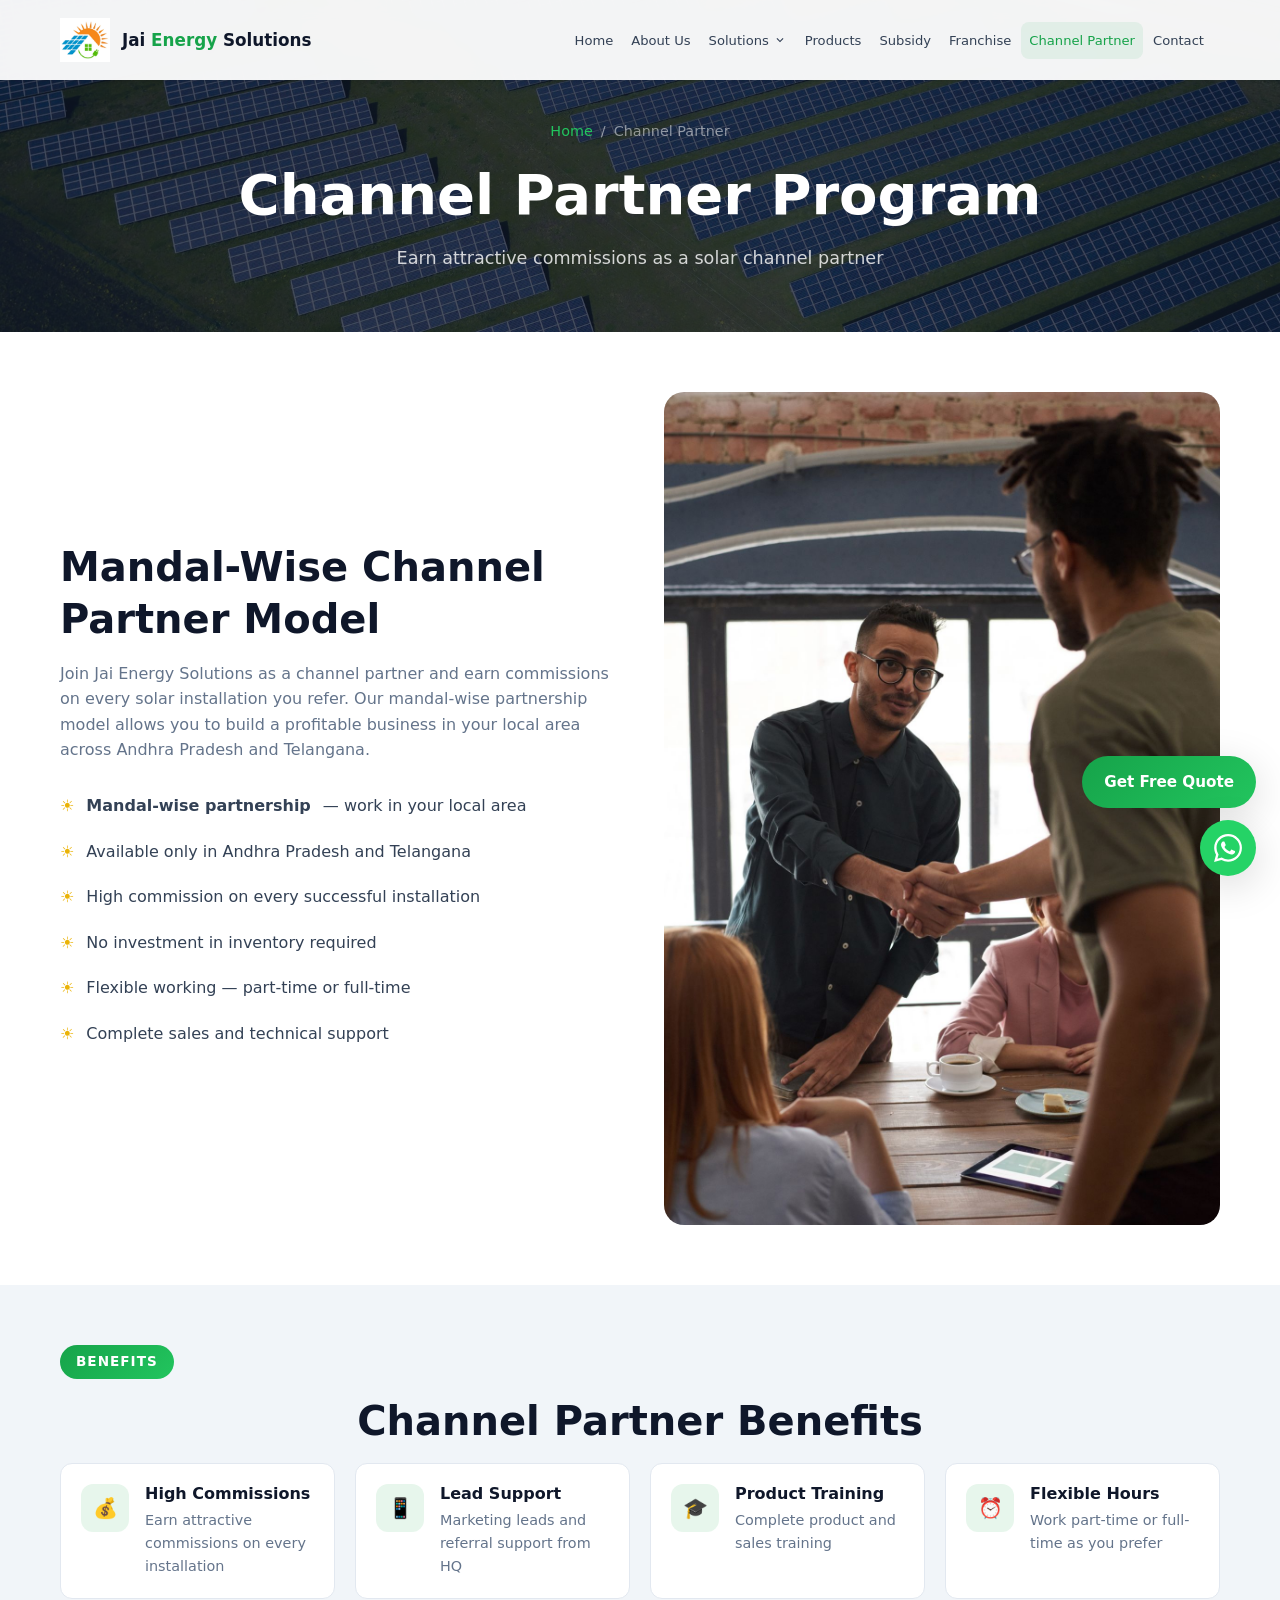
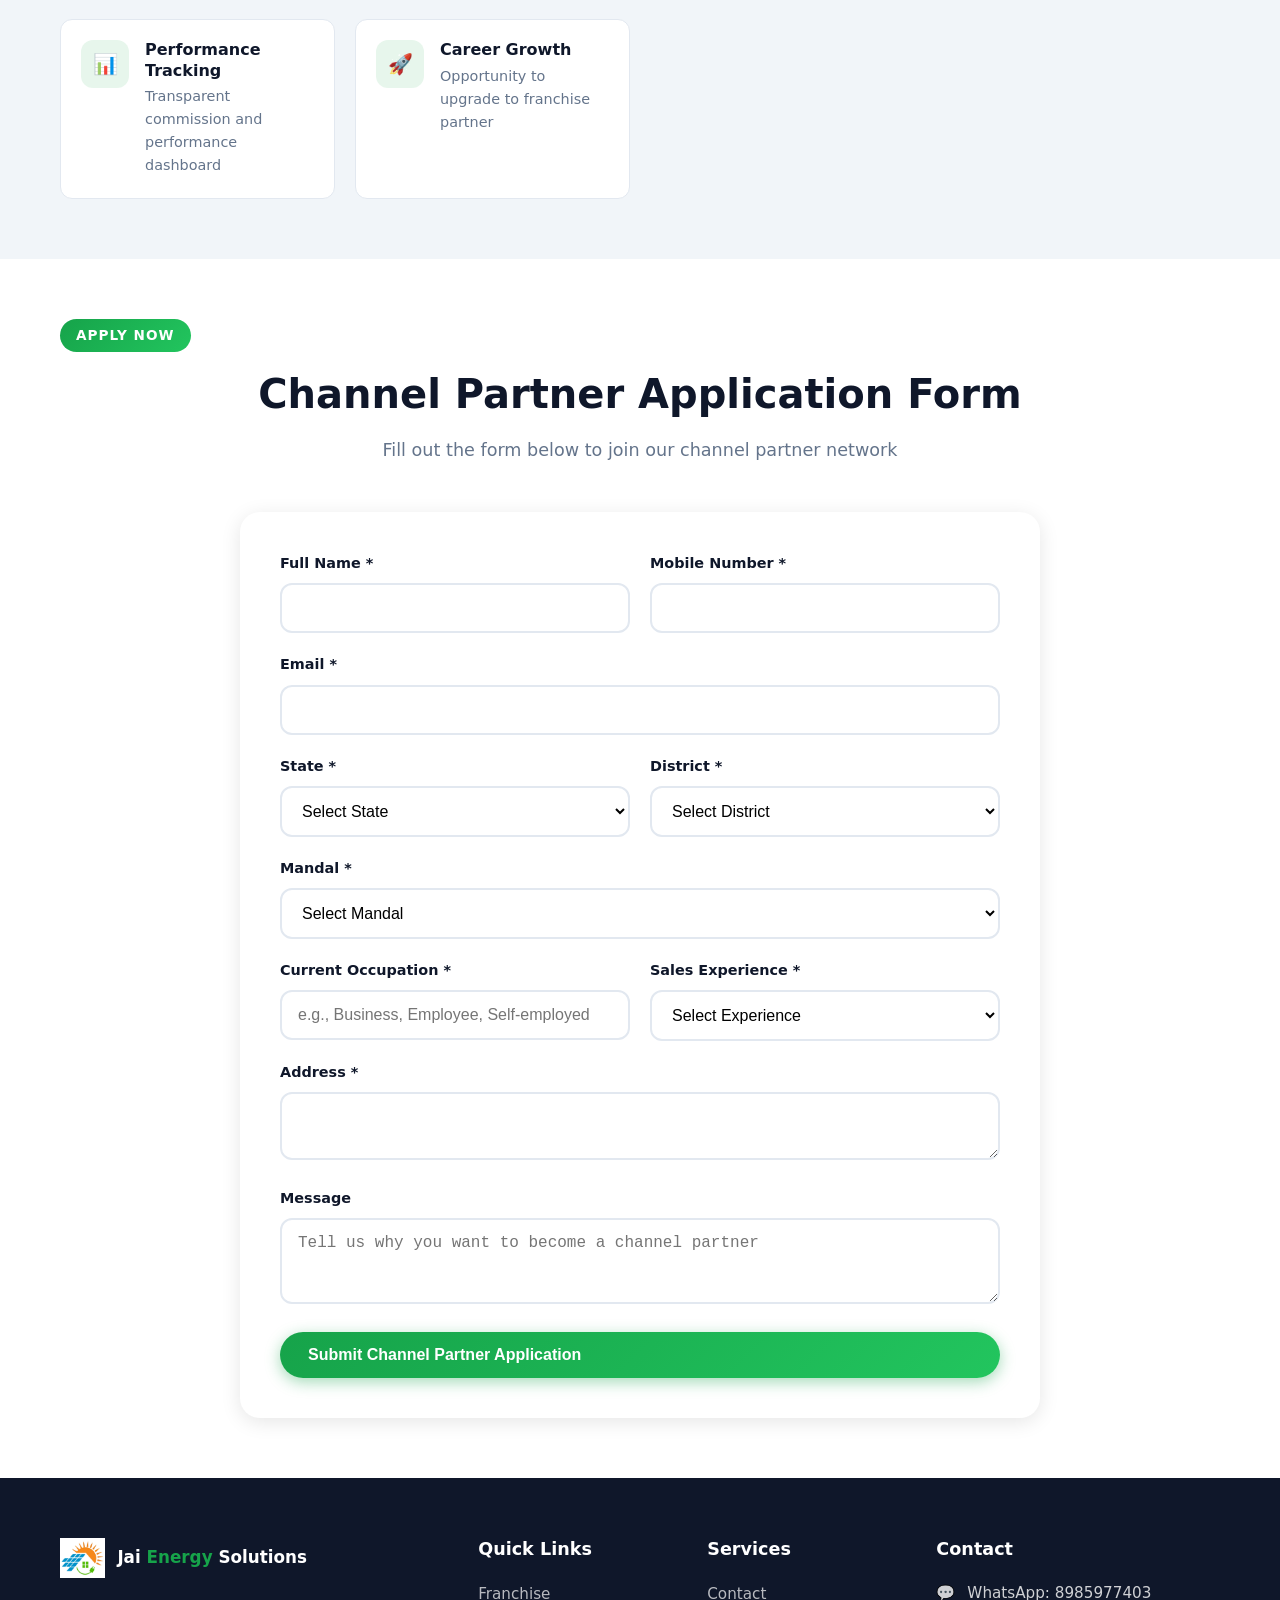
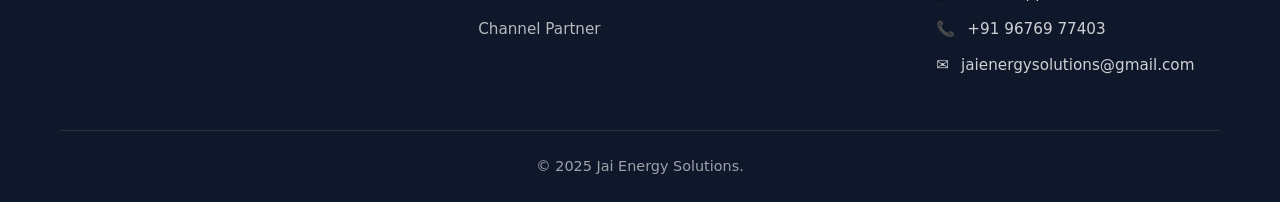
<file: channel-partner.html>
<!DOCTYPE html>
<html lang="en">
<head>
  <meta charset="UTF-8">
  <meta name="viewport" content="width=device-width, initial-scale=1.0">
  <meta name="description" content="Channel Partner Program with Jai Energy Solutions. Mandal-wise partnership in Andhra Pradesh and Telangana.">
  <title>Channel Partner Program | Jai Energy Solutions</title>
  <link rel="icon" type="image/jpeg" href="images/logo.jpg">
  <link rel="stylesheet" href="css/style.css">
</head>
<body>
  <header class="header">
    <div class="container header-inner">
      <a href="index.html" class="logo"><img src="images/logo.jpg" alt="Logo"><div class="logo-text">Jai <span>Energy</span> Solutions</div></a>
      <div class="header-nav">
      <nav class="nav-menu">
        <a href="index.html" class="nav-link">Home</a>
        <a href="about.html" class="nav-link">About Us</a>
        <div class="nav-dropdown">
          <button type="button" class="nav-link nav-dropdown-toggle" aria-expanded="false" aria-haspopup="true">
            Solutions
            <svg class="nav-chevron" width="14" height="14" viewBox="0 0 24 24" fill="currentColor" aria-hidden="true"><path d="M7.41 8.59L12 13.17l4.59-4.58L18 10l-6 6-6-6 1.41-1.41z"/></svg>
          </button>
          <div class="nav-submenu">
            <a href="residential-solar.html" class="nav-sublink">Residential</a>
            <a href="commercial-solar.html" class="nav-sublink">Commercial</a>
            <a href="industrial-solar.html" class="nav-sublink">Industrial</a>
          </div>
        </div>
        <a href="solar-products.html" class="nav-link">Products</a>
        <a href="government-subsidy.html" class="nav-link">Subsidy</a>
        <a href="franchise.html" class="nav-link">Franchise</a>
        <a href="channel-partner.html" class="nav-link">Channel Partner</a>
        <a href="contact.html" class="nav-link">Contact</a>
      </nav>
      <div class="header-cta">
        <button class="mobile-toggle" aria-label="Toggle menu"><span></span><span></span><span></span></button>
      </div>
    </div>
    </div>
  </header>

  <section class="page-header">
    <div class="container">
      <div class="breadcrumb"><a href="index.html">Home</a> <span>/</span> <span>Channel Partner</span></div>
      <h1>Channel Partner Program</h1>
      <p>Earn attractive commissions as a solar channel partner</p>
    </div>
  </section>

  <section class="content-section">
    <div class="container">
      <div class="content-grid">
        <div class="content-text fade-in">
          <h2>Mandal-Wise Channel Partner Model</h2>
          <p>Join Jai Energy Solutions as a channel partner and earn commissions on every solar installation you refer. Our mandal-wise partnership model allows you to build a profitable business in your local area across Andhra Pradesh and Telangana.</p>
          <ul class="content-list">
            <li><strong>Mandal-wise partnership</strong> — work in your local area</li>
            <li>Available only in Andhra Pradesh and Telangana</li>
            <li>High commission on every successful installation</li>
            <li>No investment in inventory required</li>
            <li>Flexible working — part-time or full-time</li>
            <li>Complete sales and technical support</li>
          </ul>
        </div>
        <div class="content-image fade-in"><img src="images/channel-partner.jpg" alt="Channel partner business meeting"></div>
      </div>
    </div>
  </section>

  <section class="content-section section-gray">
    <div class="container">
      <div class="section-badge">Benefits</div>
      <h2 class="section-title">Channel Partner Benefits</h2>
      <div class="features-grid">
        <div class="feature-item fade-in"><div class="feature-icon">💰</div><div><h4>High Commissions</h4><p>Earn attractive commissions on every installation</p></div></div>
        <div class="feature-item fade-in"><div class="feature-icon">📱</div><div><h4>Lead Support</h4><p>Marketing leads and referral support from HQ</p></div></div>
        <div class="feature-item fade-in"><div class="feature-icon">🎓</div><div><h4>Product Training</h4><p>Complete product and sales training</p></div></div>
        <div class="feature-item fade-in"><div class="feature-icon">⏰</div><div><h4>Flexible Hours</h4><p>Work part-time or full-time as you prefer</p></div></div>
        <div class="feature-item fade-in"><div class="feature-icon">📊</div><div><h4>Performance Tracking</h4><p>Transparent commission and performance dashboard</p></div></div>
        <div class="feature-item fade-in"><div class="feature-icon">🚀</div><div><h4>Career Growth</h4><p>Opportunity to upgrade to franchise partner</p></div></div>
      </div>
    </div>
  </section>

  <section class="content-section">
    <div class="container">
      <div class="section-badge">Apply Now</div>
      <h2 class="section-title">Channel Partner Application Form</h2>
      <p class="section-subtitle">Fill out the form below to join our channel partner network</p>
      <div class="form-card fade-in">
        <form onsubmit="handleFormSubmit(event, 'channel-partner')">
          <div class="form-row">
            <div class="form-group"><label>Full Name *</label><input type="text" name="name" class="form-control" required></div>
            <div class="form-group"><label>Mobile Number *</label><input type="tel" name="mobile" class="form-control" pattern="[0-9]{10}" required></div>
          </div>
          <div class="form-group"><label>Email *</label><input type="email" name="email" class="form-control" required></div>
          <div class="form-row">
            <div class="form-group">
              <label>State *</label>
              <select name="state" class="form-control" data-state-select required>
                <option value="">Select State</option>
                <option value="Andhra Pradesh">Andhra Pradesh</option>
                <option value="Telangana">Telangana</option>
              </select>
            </div>
            <div class="form-group">
              <label>District *</label>
              <select name="district" class="form-control" data-district-select required>
                <option value="">Select District</option>
              </select>
            </div>
          </div>
          <div class="form-group">
            <label>Mandal *</label>
            <select name="mandal" class="form-control" data-mandal-select required>
              <option value="">Select Mandal</option>
            </select>
          </div>
          <div class="form-row">
            <div class="form-group">
              <label>Current Occupation *</label>
              <input type="text" name="occupation" class="form-control" required placeholder="e.g., Business, Employee, Self-employed">
            </div>
            <div class="form-group">
              <label>Sales Experience *</label>
              <select name="sales_experience" class="form-control" required>
                <option value="">Select Experience</option>
                <option value="No Experience">No Experience</option>
                <option value="1-2 Years">1-2 Years</option>
                <option value="3-5 Years">3-5 Years</option>
                <option value="5+ Years">5+ Years</option>
              </select>
            </div>
          </div>
          <div class="form-group"><label>Address *</label><textarea name="address" class="form-control" rows="2" required></textarea></div>
          <div class="form-group"><label>Message</label><textarea name="message" class="form-control" rows="3" placeholder="Tell us why you want to become a channel partner"></textarea></div>
          <button type="submit" class="btn btn-primary" style="width: 100%;">Submit Channel Partner Application</button>
        </form>
      </div>
    </div>
  </section>

  <footer class="footer">
    <div class="container">
      <div class="footer-grid">
        <div class="footer-brand"><a href="index.html" class="logo"><img src="images/logo.jpg" alt="Logo" style="height:40px;"><div class="logo-text">Jai <span>Energy</span> Solutions</div></a></div>
        <div><h4>Quick Links</h4><ul class="footer-links"><li><a href="franchise.html">Franchise</a></li><li><a href="channel-partner.html">Channel Partner</a></li></ul></div>
        <div><h4>Services</h4><ul class="footer-links"><li><a href="contact.html">Contact</a></li></ul></div>
        <div><h4>Contact</h4><ul class="footer-contact"><li>💬 <a href="https://wa.me/918985977403" target="_blank" rel="noopener">WhatsApp: 8985977403</a></li><li>📞 <a href="tel:+919676977403">+91 96769 77403</a></li>
            <li>✉️ <a href="mailto:jaienergysolutions@gmail.com">jaienergysolutions@gmail.com</a></li></ul></div>
      </div>
      <div class="footer-bottom"><p>&copy; 2025 Jai Energy Solutions.</p></div>
    </div>
  </footer>

  <div class="floating-buttons">
    <a href="#" class="quote-cta" data-modal="enquiry">Get Free Quote</a>
    <a href="https://wa.me/918985977403" class="floating-btn whatsapp-btn" target="_blank" rel="noopener" aria-label="WhatsApp"><svg width="28" height="28" viewBox="0 0 24 24" fill="currentColor"><path d="M17.472 14.382c-.297-.149-1.758-.867-2.03-.967-.273-.099-.471-.148-.67.15-.197.297-.767.966-.94 1.164-.173.199-.347.223-.644.075-.297-.15-1.255-.463-2.39-1.475-.883-.788-1.48-1.761-1.653-2.059-.173-.297-.018-.458.13-.606.134-.133.298-.347.446-.52.149-.174.198-.298.298-.497.099-.198.05-.371-.025-.52-.075-.149-.669-1.612-.916-2.207-.242-.579-.487-.5-.669-.51-.173-.008-.371-.01-.57-.01-.198 0-.52.074-.792.372-.272.297-1.04 1.016-1.04 2.479 0 1.462 1.065 2.875 1.213 3.074.149.198 2.096 3.2 5.077 4.487.709.306 1.262.489 1.694.626.712.227 1.36.195 1.871.118.571-.085 1.758-.719 2.006-1.413.248-.694.248-1.289.173-1.413-.074-.124-.272-.198-.57-.347m-5.421 7.403h-.004a9.87 9.87 0 01-5.031-1.378l-.361-.214-3.741.982.998-3.648-.235-.374a9.86 9.86 0 01-1.51-5.26c.001-5.45 4.436-9.884 9.888-9.884 2.64 0 5.122 1.03 7.078 2.878a9.825 9.825 0 012.893 7.078c-.003 5.45-4.435 9.884-9.885 9.884m8.413-18.297A11.815 11.815 0 0012.05 0C5.495 0 .16 5.335.157 11.892c0 2.096.547 4.142 1.588 5.945L.057 24l6.305-1.654a11.882 11.882 0 005.683 1.448h.005c6.554 0 11.89-5.335 11.893-11.893a11.821 11.821 0 00-3.48-8.413z"/></svg></a>
  </div>

  <div class="modal-overlay" id="enquiryModal">
    <div class="modal">
      <div class="modal-highlight"><h3>Free Solar Consultation</h3><p>Get expert advice</p></div>
      <div class="modal-body">
        <form onsubmit="handleFormSubmit(event, 'enquiry')">
          <div class="form-row"><div class="form-group"><label>Full Name *</label><input type="text" name="name" class="form-control" required></div><div class="form-group"><label>Mobile *</label><input type="tel" name="mobile" class="form-control" pattern="[0-9]{10}" required></div></div>
          <div class="form-group"><label>Email</label><input type="email" name="email" class="form-control"></div>
          <div class="form-row"><div class="form-group"><label>State *</label><select name="state" class="form-control" data-state-select required><option value="">Select</option><option value="Andhra Pradesh">Andhra Pradesh</option><option value="Telangana">Telangana</option></select></div><div class="form-group"><label>District *</label><select name="district" class="form-control" data-district-select required><option value="">Select</option></select></div></div>
          <div class="form-group"><label>Message</label><textarea name="message" class="form-control" rows="3"></textarea></div>
          <button type="submit" class="btn btn-primary" style="width:100%;">Submit</button>
        </form>
        <button class="modal-close" style="position:absolute;top:16px;right:16px;background:rgba(255,255,255,0.2);color:white;">✕</button>
      </div>
    </div>
  </div>

  <script src="js/data.js"></script>
  <script src="js/main.js"></script>
</body>
</html>
</file>
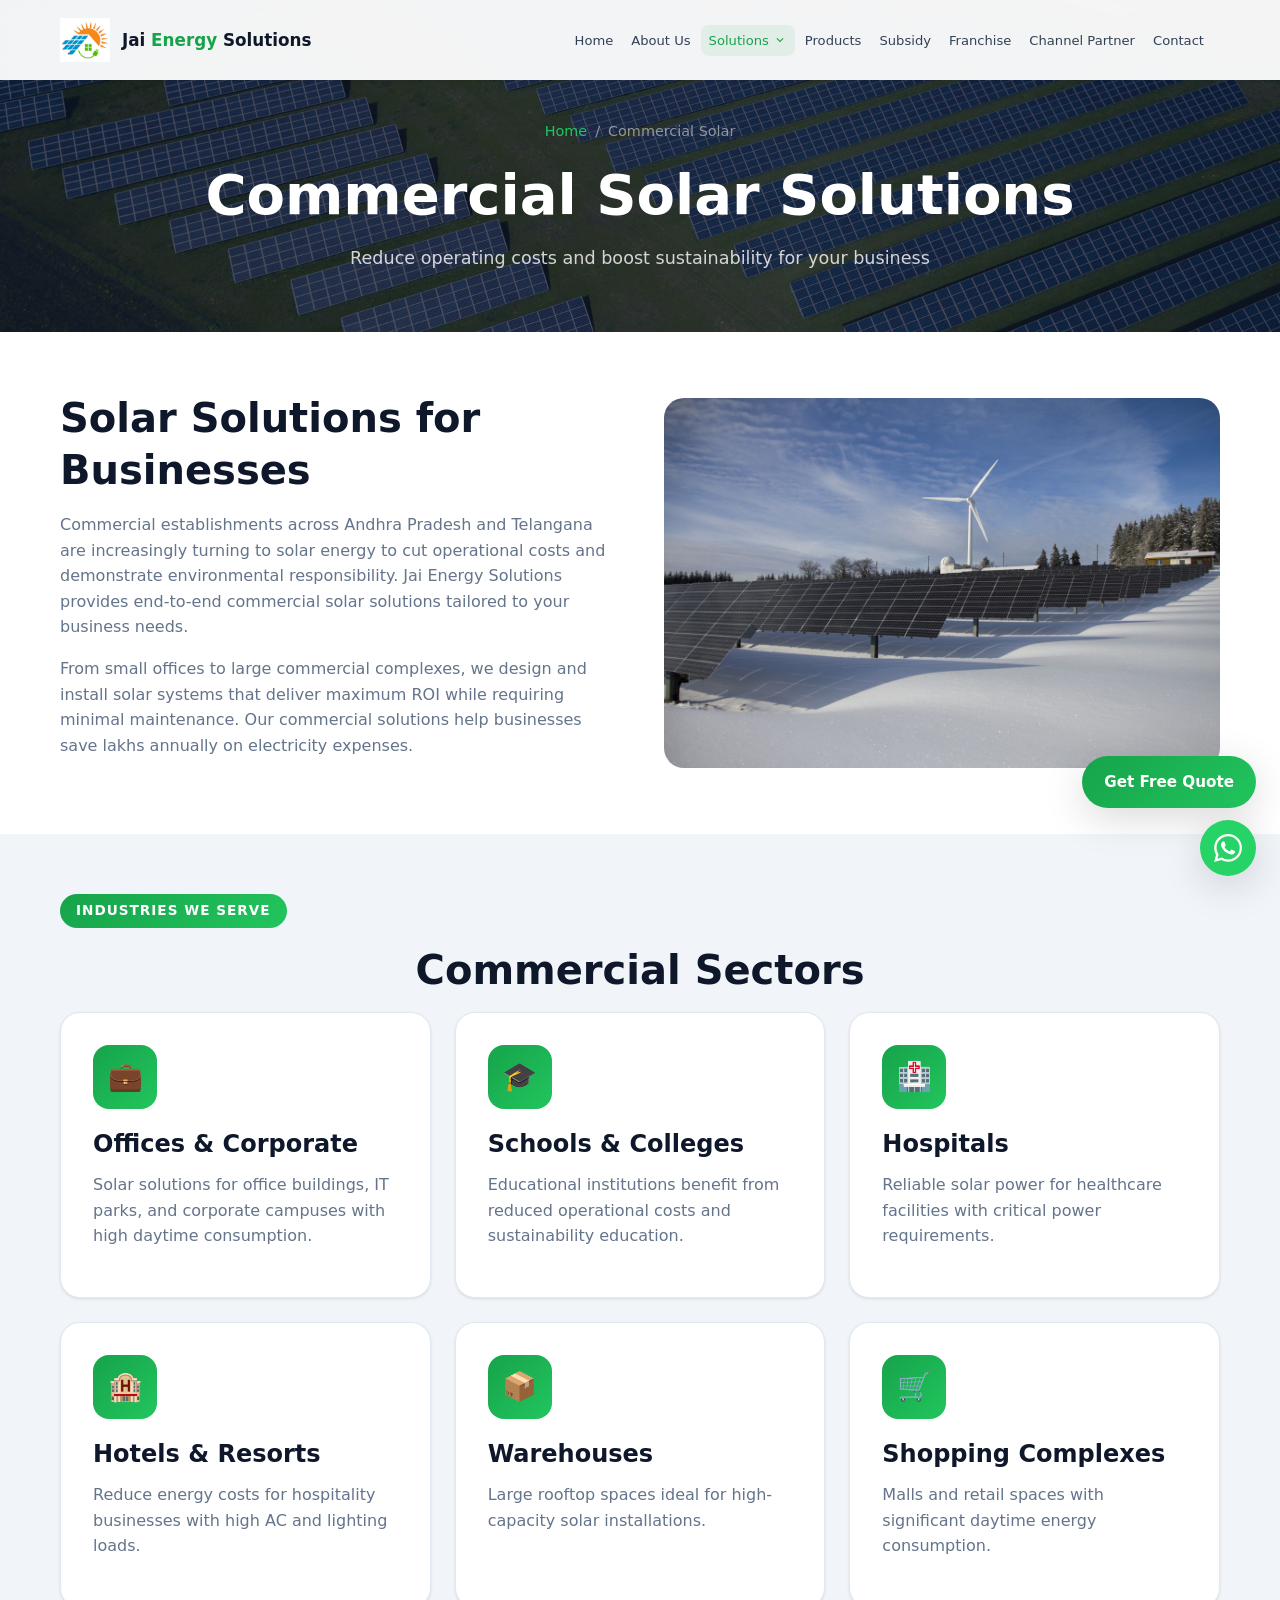
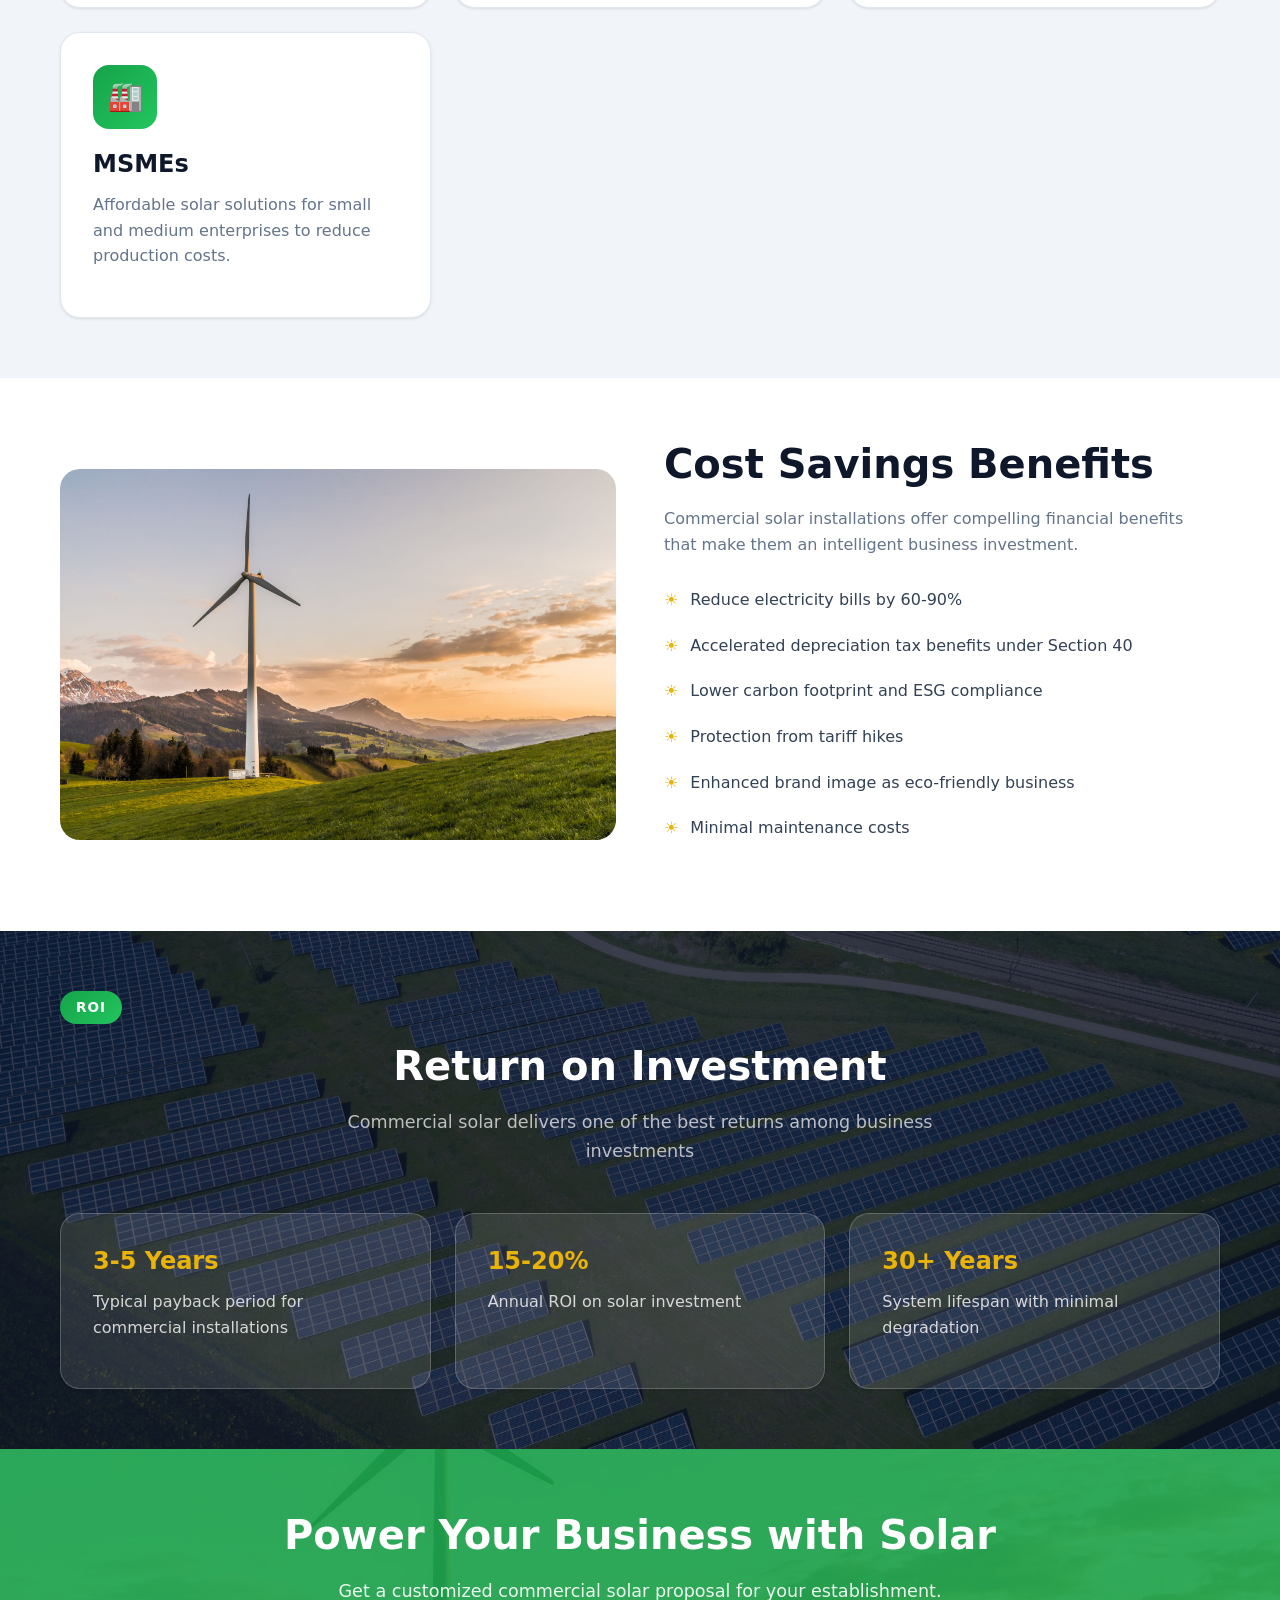
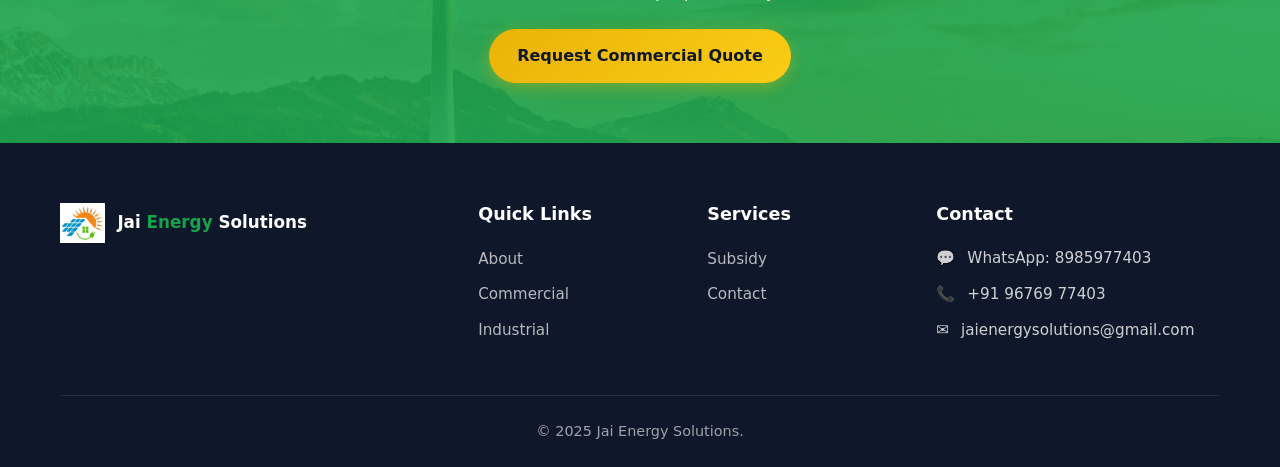
<file: commercial-solar.html>
<!DOCTYPE html>
<html lang="en">
<head>
  <meta charset="UTF-8">
  <meta name="viewport" content="width=device-width, initial-scale=1.0">
  <meta name="description" content="Commercial solar solutions for offices, schools, hospitals, hotels in Andhra Pradesh and Telangana. High ROI solar installations.">
  <title>Commercial Solar | Jai Energy Solutions</title>
  <link rel="icon" type="image/jpeg" href="images/logo.jpg">
  <link rel="stylesheet" href="css/style.css">
</head>
<body>
  <header class="header">
    <div class="container header-inner">
      <a href="index.html" class="logo"><img src="images/logo.jpg" alt="Logo"><div class="logo-text">Jai <span>Energy</span> Solutions</div></a>
      <div class="header-nav">
      <nav class="nav-menu">
        <a href="index.html" class="nav-link">Home</a>
        <a href="about.html" class="nav-link">About Us</a>
        <div class="nav-dropdown">
          <button type="button" class="nav-link nav-dropdown-toggle" aria-expanded="false" aria-haspopup="true">
            Solutions
            <svg class="nav-chevron" width="14" height="14" viewBox="0 0 24 24" fill="currentColor" aria-hidden="true"><path d="M7.41 8.59L12 13.17l4.59-4.58L18 10l-6 6-6-6 1.41-1.41z"/></svg>
          </button>
          <div class="nav-submenu">
            <a href="residential-solar.html" class="nav-sublink">Residential</a>
            <a href="commercial-solar.html" class="nav-sublink">Commercial</a>
            <a href="industrial-solar.html" class="nav-sublink">Industrial</a>
          </div>
        </div>
        <a href="solar-products.html" class="nav-link">Products</a>
        <a href="government-subsidy.html" class="nav-link">Subsidy</a>
        <a href="franchise.html" class="nav-link">Franchise</a>
        <a href="channel-partner.html" class="nav-link">Channel Partner</a>
        <a href="contact.html" class="nav-link">Contact</a>
      </nav>
      <div class="header-cta">
        <button class="mobile-toggle" aria-label="Toggle menu"><span></span><span></span><span></span></button>
      </div>
    </div>
    </div>
  </header>

  <section class="page-header">
    <div class="container">
      <div class="breadcrumb"><a href="index.html">Home</a> <span>/</span> <span>Commercial Solar</span></div>
      <h1>Commercial Solar Solutions</h1>
      <p>Reduce operating costs and boost sustainability for your business</p>
    </div>
  </section>

  <section class="content-section">
    <div class="container">
      <div class="content-grid">
        <div class="content-text fade-in">
          <h2>Solar Solutions for Businesses</h2>
          <p>Commercial establishments across Andhra Pradesh and Telangana are increasingly turning to solar energy to cut operational costs and demonstrate environmental responsibility. Jai Energy Solutions provides end-to-end commercial solar solutions tailored to your business needs.</p>
          <p>From small offices to large commercial complexes, we design and install solar systems that deliver maximum ROI while requiring minimal maintenance. Our commercial solutions help businesses save lakhs annually on electricity expenses.</p>
        </div>
        <div class="content-image fade-in"><img src="images/commercial-solar.jpg" alt="Commercial solar installation"></div>
      </div>
    </div>
  </section>

  <section class="content-section section-gray">
    <div class="container">
      <div class="section-badge">Industries We Serve</div>
      <h2 class="section-title">Commercial Sectors</h2>
      <div class="cards-grid">
        <div class="card fade-in"><div class="card-icon">💼</div><h3>Offices & Corporate</h3><p>Solar solutions for office buildings, IT parks, and corporate campuses with high daytime consumption.</p></div>
        <div class="card fade-in"><div class="card-icon">🎓</div><h3>Schools & Colleges</h3><p>Educational institutions benefit from reduced operational costs and sustainability education.</p></div>
        <div class="card fade-in"><div class="card-icon">🏥</div><h3>Hospitals</h3><p>Reliable solar power for healthcare facilities with critical power requirements.</p></div>
        <div class="card fade-in"><div class="card-icon">🏨</div><h3>Hotels & Resorts</h3><p>Reduce energy costs for hospitality businesses with high AC and lighting loads.</p></div>
        <div class="card fade-in"><div class="card-icon">📦</div><h3>Warehouses</h3><p>Large rooftop spaces ideal for high-capacity solar installations.</p></div>
        <div class="card fade-in"><div class="card-icon">🛒</div><h3>Shopping Complexes</h3><p>Malls and retail spaces with significant daytime energy consumption.</p></div>
        <div class="card fade-in"><div class="card-icon">🏭</div><h3>MSMEs</h3><p>Affordable solar solutions for small and medium enterprises to reduce production costs.</p></div>
      </div>
    </div>
  </section>

  <section class="content-section">
    <div class="container">
      <div class="content-grid reverse">
        <div class="content-text fade-in">
          <h2>Cost Savings Benefits</h2>
          <p>Commercial solar installations offer compelling financial benefits that make them an intelligent business investment.</p>
          <ul class="content-list">
            <li>Reduce electricity bills by 60-90%</li>
            <li>Accelerated depreciation tax benefits under Section 40</li>
            <li>Lower carbon footprint and ESG compliance</li>
            <li>Protection from tariff hikes</li>
            <li>Enhanced brand image as eco-friendly business</li>
            <li>Minimal maintenance costs</li>
          </ul>
        </div>
        <div class="content-image fade-in"><img src="images/cta-solar.jpg" alt="Commercial solar savings"></div>
      </div>
    </div>
  </section>

  <section class="content-section section-dark">
    <div class="container">
      <div class="section-badge">ROI</div>
      <h2 class="section-title">Return on Investment</h2>
      <p class="section-subtitle" style="color: rgba(255,255,255,0.7);">Commercial solar delivers one of the best returns among business investments</p>
      <div class="cards-grid">
        <div class="card fade-in" style="background: rgba(255,255,255,0.1); border-color: rgba(255,255,255,0.2);">
          <h3 style="color: var(--yellow-primary);">3-5 Years</h3>
          <p style="color: rgba(255,255,255,0.8);">Typical payback period for commercial installations</p>
        </div>
        <div class="card fade-in" style="background: rgba(255,255,255,0.1); border-color: rgba(255,255,255,0.2);">
          <h3 style="color: var(--yellow-primary);">15-20%</h3>
          <p style="color: rgba(255,255,255,0.8);">Annual ROI on solar investment</p>
        </div>
        <div class="card fade-in" style="background: rgba(255,255,255,0.1); border-color: rgba(255,255,255,0.2);">
          <h3 style="color: var(--yellow-primary);">30+ Years</h3>
          <p style="color: rgba(255,255,255,0.8);">System lifespan with minimal degradation</p>
        </div>
      </div>
    </div>
  </section>

  <section class="cta-section">
    <div class="container">
      <h2>Power Your Business with Solar</h2>
      <p>Get a customized commercial solar proposal for your establishment.</p>
      <a href="#" class="btn btn-secondary" data-modal="enquiry">Request Commercial Quote</a>
    </div>
  </section>

  <footer class="footer">
    <div class="container">
      <div class="footer-grid">
        <div class="footer-brand"><a href="index.html" class="logo"><img src="images/logo.jpg" alt="Logo" style="height:40px;"><div class="logo-text">Jai <span>Energy</span> Solutions</div></a></div>
        <div><h4>Quick Links</h4><ul class="footer-links"><li><a href="about.html">About</a></li><li><a href="commercial-solar.html">Commercial</a></li><li><a href="industrial-solar.html">Industrial</a></li></ul></div>
        <div><h4>Services</h4><ul class="footer-links"><li><a href="government-subsidy.html">Subsidy</a></li><li><a href="contact.html">Contact</a></li></ul></div>
        <div><h4>Contact</h4><ul class="footer-contact"><li>💬 <a href="https://wa.me/918985977403" target="_blank" rel="noopener">WhatsApp: 8985977403</a></li><li>📞 <a href="tel:+919676977403">+91 96769 77403</a></li>
            <li>✉️ <a href="mailto:jaienergysolutions@gmail.com">jaienergysolutions@gmail.com</a></li></ul></div>
      </div>
      <div class="footer-bottom"><p>&copy; 2025 Jai Energy Solutions.</p></div>
    </div>
  </footer>

  <div class="floating-buttons">
    <a href="#" class="quote-cta" data-modal="enquiry">Get Free Quote</a>
    <a href="https://wa.me/918985977403" class="floating-btn whatsapp-btn" target="_blank" rel="noopener" aria-label="WhatsApp"><svg width="28" height="28" viewBox="0 0 24 24" fill="currentColor"><path d="M17.472 14.382c-.297-.149-1.758-.867-2.03-.967-.273-.099-.471-.148-.67.15-.197.297-.767.966-.94 1.164-.173.199-.347.223-.644.075-.297-.15-1.255-.463-2.39-1.475-.883-.788-1.48-1.761-1.653-2.059-.173-.297-.018-.458.13-.606.134-.133.298-.347.446-.52.149-.174.198-.298.298-.497.099-.198.05-.371-.025-.52-.075-.149-.669-1.612-.916-2.207-.242-.579-.487-.5-.669-.51-.173-.008-.371-.01-.57-.01-.198 0-.52.074-.792.372-.272.297-1.04 1.016-1.04 2.479 0 1.462 1.065 2.875 1.213 3.074.149.198 2.096 3.2 5.077 4.487.709.306 1.262.489 1.694.626.712.227 1.36.195 1.871.118.571-.085 1.758-.719 2.006-1.413.248-.694.248-1.289.173-1.413-.074-.124-.272-.198-.57-.347m-5.421 7.403h-.004a9.87 9.87 0 01-5.031-1.378l-.361-.214-3.741.982.998-3.648-.235-.374a9.86 9.86 0 01-1.51-5.26c.001-5.45 4.436-9.884 9.888-9.884 2.64 0 5.122 1.03 7.078 2.878a9.825 9.825 0 012.893 7.078c-.003 5.45-4.435 9.884-9.885 9.884m8.413-18.297A11.815 11.815 0 0012.05 0C5.495 0 .16 5.335.157 11.892c0 2.096.547 4.142 1.588 5.945L.057 24l6.305-1.654a11.882 11.882 0 005.683 1.448h.005c6.554 0 11.89-5.335 11.893-11.893a11.821 11.821 0 00-3.48-8.413z"/></svg></a>
  </div>

  <div class="modal-overlay" id="enquiryModal">
    <div class="modal">
      <div class="modal-highlight"><h3>Commercial Solar Quote</h3><p>Get a customized proposal</p></div>
      <div class="modal-body">
        <form onsubmit="handleFormSubmit(event, 'enquiry')">
          <div class="form-row"><div class="form-group"><label>Full Name *</label><input type="text" name="name" class="form-control" required></div><div class="form-group"><label>Mobile *</label><input type="tel" name="mobile" class="form-control" pattern="[0-9]{10}" required></div></div>
          <div class="form-group"><label>Email</label><input type="email" name="email" class="form-control"></div>
          <div class="form-row"><div class="form-group"><label>State *</label><select name="state" class="form-control" data-state-select required><option value="">Select</option><option value="Andhra Pradesh">Andhra Pradesh</option><option value="Telangana">Telangana</option></select></div><div class="form-group"><label>District *</label><select name="district" class="form-control" data-district-select required><option value="">Select</option></select></div></div>
          <div class="form-row"><div class="form-group"><label>Property Type *</label><select name="property_type" class="form-control" required><option value="Commercial">Commercial</option></select></div><div class="form-group"><label>Monthly Bill</label><input type="number" name="electricity_bill" class="form-control"></div></div>
          <div class="form-group"><label>Message</label><textarea name="message" class="form-control" rows="3"></textarea></div>
          <button type="submit" class="btn btn-primary" style="width:100%;">Submit</button>
        </form>
        <button class="modal-close" style="position:absolute;top:16px;right:16px;background:rgba(255,255,255,0.2);color:white;">✕</button>
      </div>
    </div>
  </div>

  <script src="js/data.js"></script>
  <script src="js/main.js"></script>
</body>
</html>
</file>
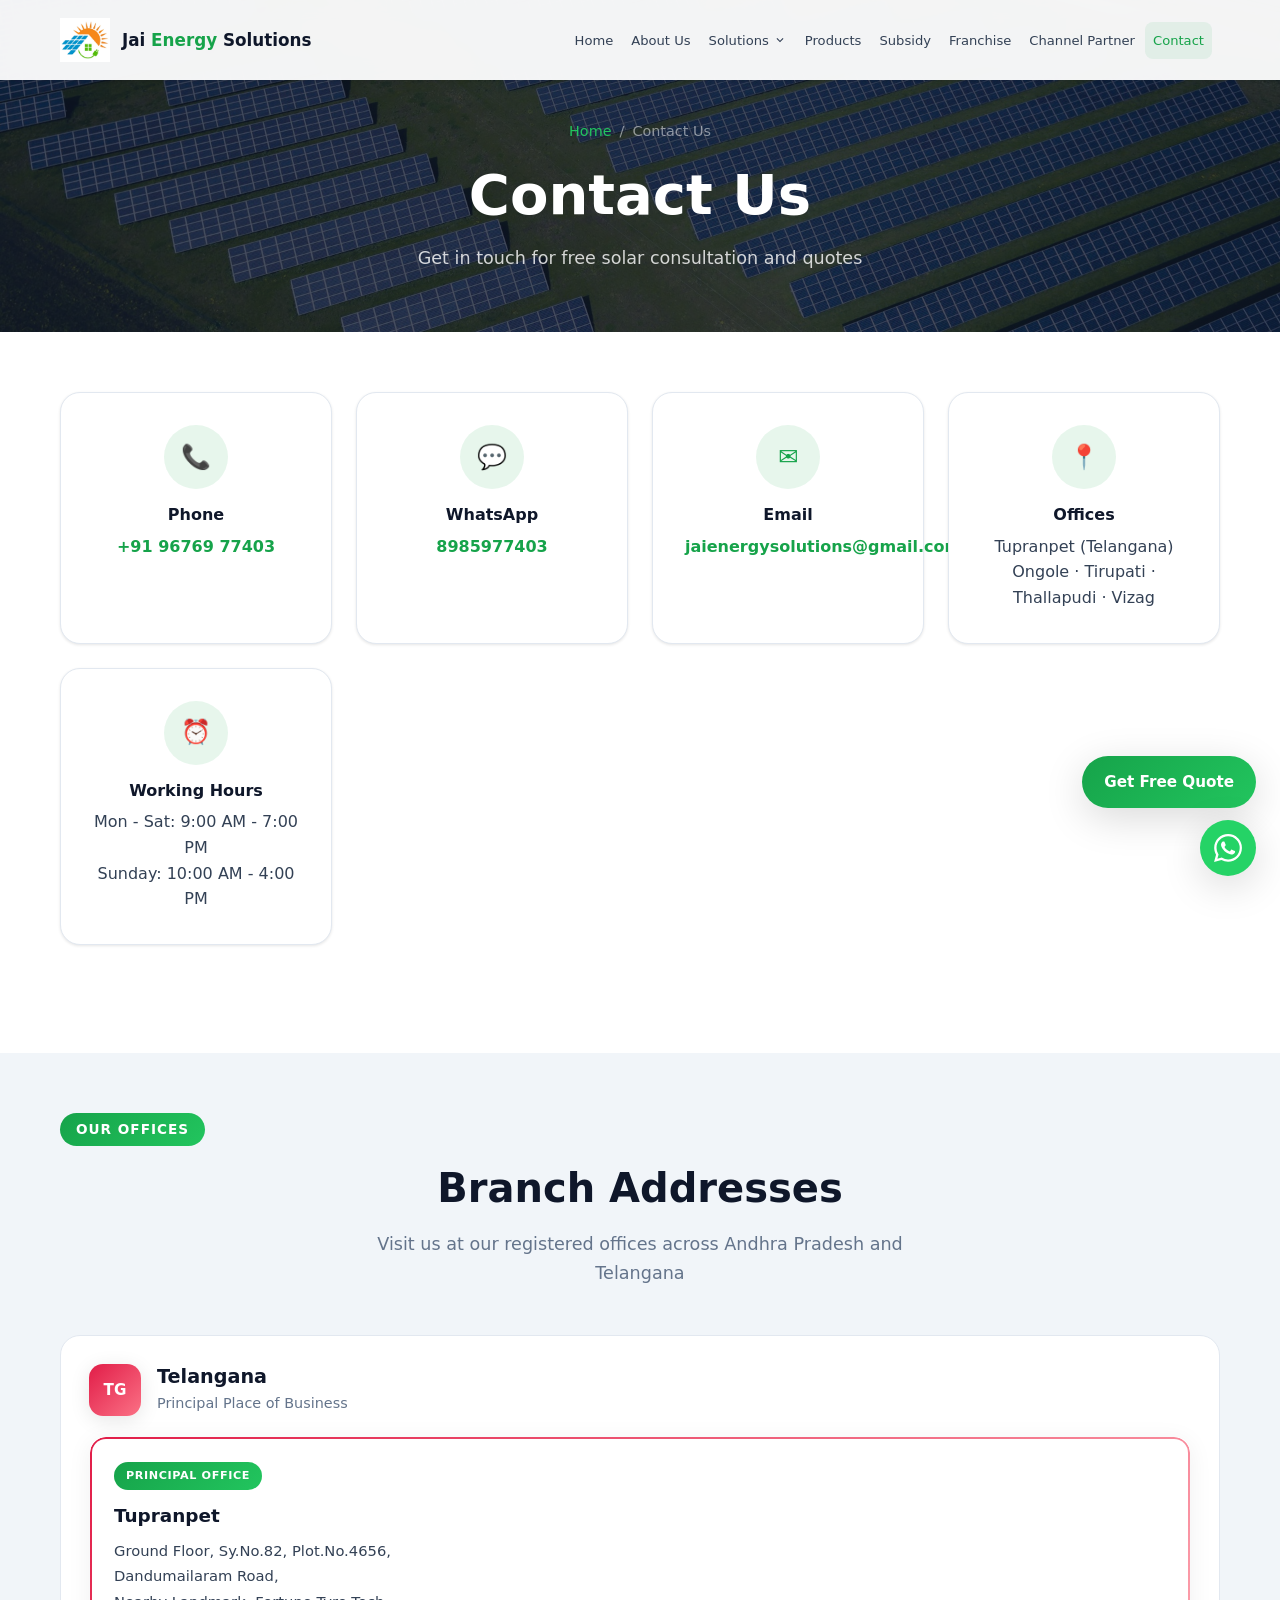
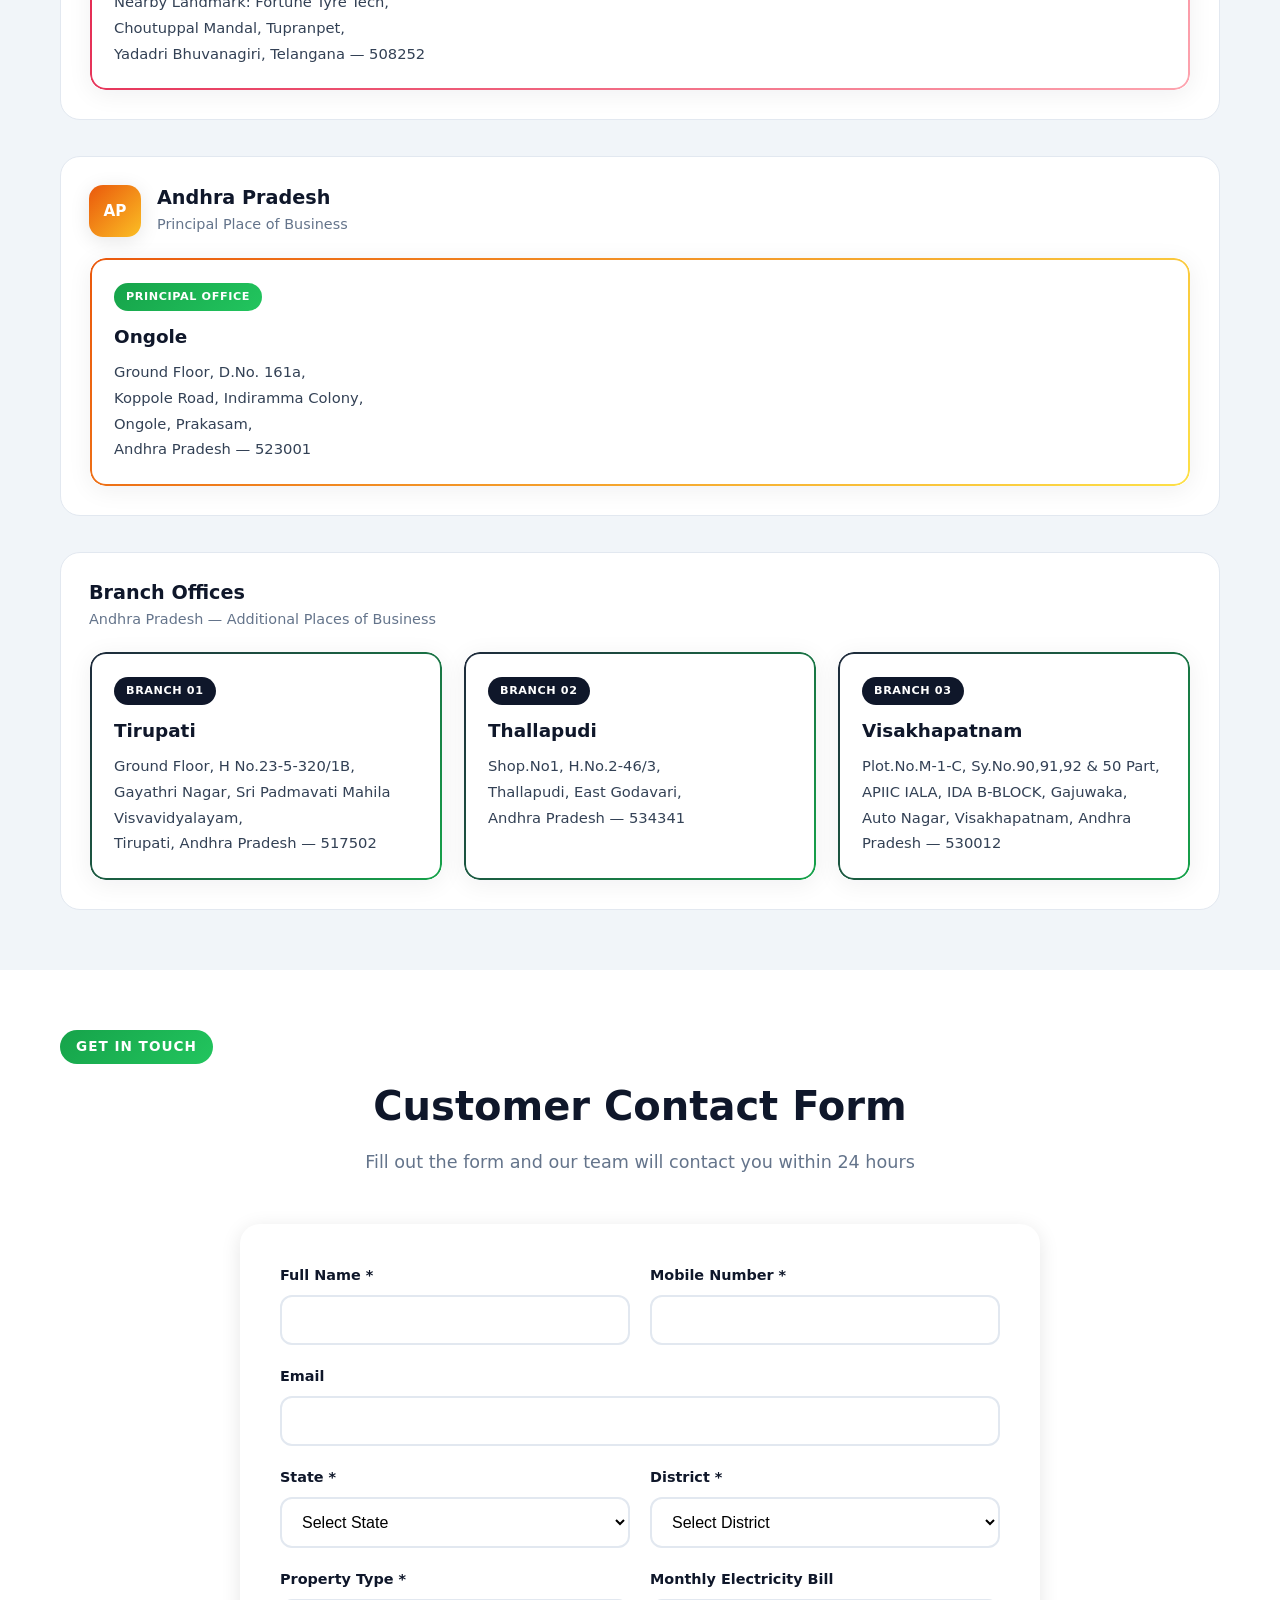
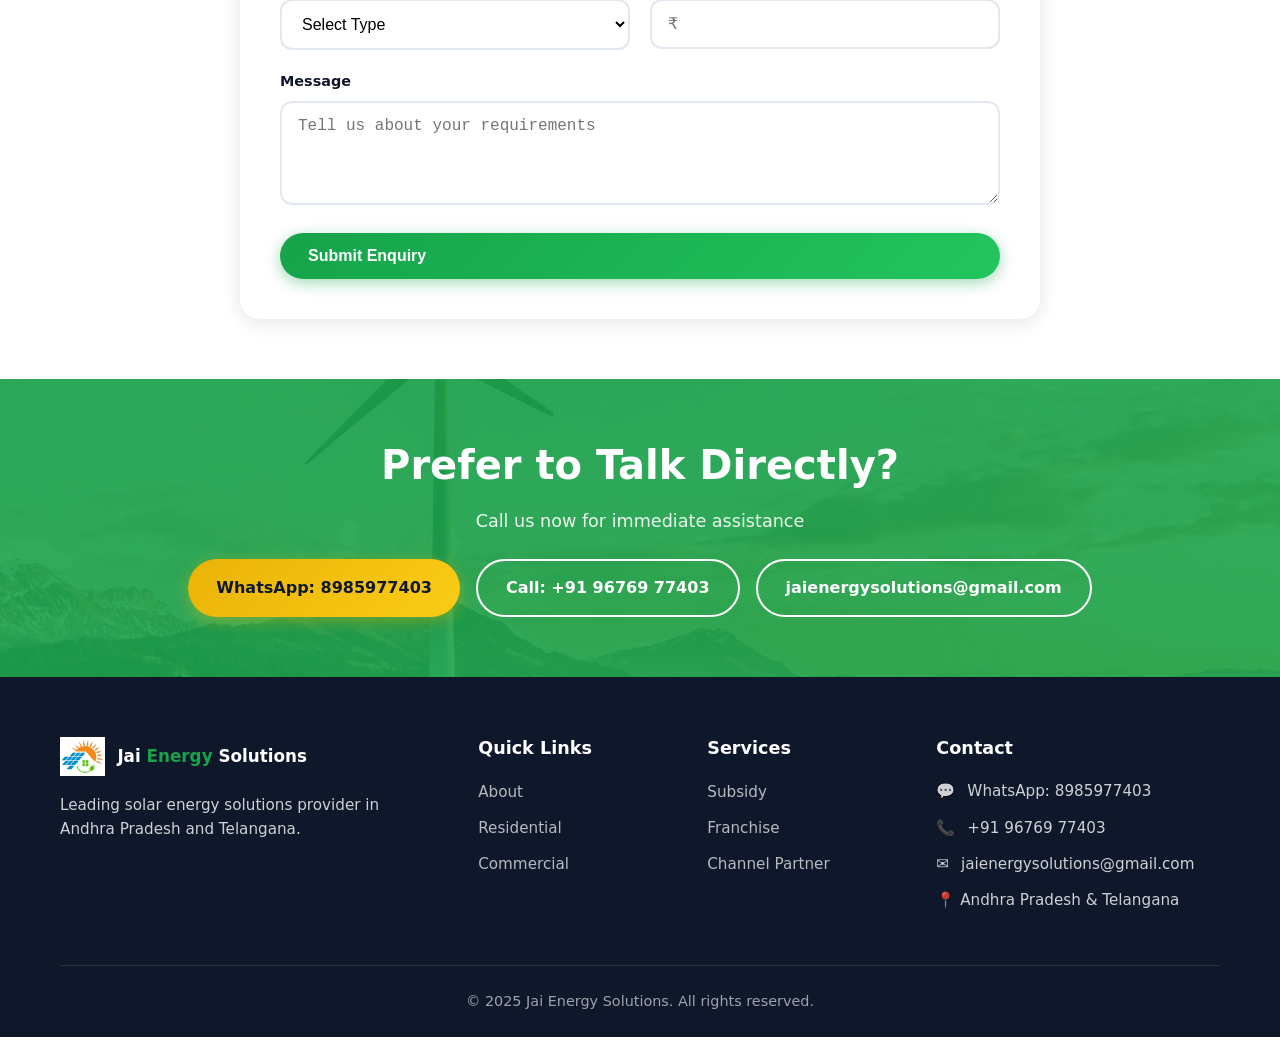
<file: contact.html>
<!DOCTYPE html>
<html lang="en">
<head>
  <meta charset="UTF-8">
  <meta name="viewport" content="width=device-width, initial-scale=1.0">
  <meta name="description" content="Contact Jai Energy Solutions for solar installations in Andhra Pradesh and Telangana. WhatsApp 8985977403, call +91 96769 77403, or email jaienergysolutions@gmail.com.">
  <title>Contact Us | Jai Energy Solutions</title>
  <link rel="icon" type="image/jpeg" href="images/logo.jpg">
  <link rel="stylesheet" href="css/style.css">
</head>
<body>
  <header class="header">
    <div class="container header-inner">
      <a href="index.html" class="logo"><img src="images/logo.jpg" alt="Logo"><div class="logo-text">Jai <span>Energy</span> Solutions</div></a>
      <div class="header-nav">
      <nav class="nav-menu">
        <a href="index.html" class="nav-link">Home</a>
        <a href="about.html" class="nav-link">About Us</a>
        <div class="nav-dropdown">
          <button type="button" class="nav-link nav-dropdown-toggle" aria-expanded="false" aria-haspopup="true">
            Solutions
            <svg class="nav-chevron" width="14" height="14" viewBox="0 0 24 24" fill="currentColor" aria-hidden="true"><path d="M7.41 8.59L12 13.17l4.59-4.58L18 10l-6 6-6-6 1.41-1.41z"/></svg>
          </button>
          <div class="nav-submenu">
            <a href="residential-solar.html" class="nav-sublink">Residential</a>
            <a href="commercial-solar.html" class="nav-sublink">Commercial</a>
            <a href="industrial-solar.html" class="nav-sublink">Industrial</a>
          </div>
        </div>
        <a href="solar-products.html" class="nav-link">Products</a>
        <a href="government-subsidy.html" class="nav-link">Subsidy</a>
        <a href="franchise.html" class="nav-link">Franchise</a>
        <a href="channel-partner.html" class="nav-link">Channel Partner</a>
        <a href="contact.html" class="nav-link">Contact</a>
      </nav>
      <div class="header-cta">
        <button class="mobile-toggle" aria-label="Toggle menu"><span></span><span></span><span></span></button>
      </div>
    </div>
    </div>
  </header>

  <section class="page-header">
    <div class="container">
      <div class="breadcrumb"><a href="index.html">Home</a> <span>/</span> <span>Contact Us</span></div>
      <h1>Contact Us</h1>
      <p>Get in touch for free solar consultation and quotes</p>
    </div>
  </section>

  <section class="content-section">
    <div class="container">
      <div class="contact-info-grid">
        <div class="contact-info-card fade-in">
          <div class="icon">📞</div>
          <h4>Phone</h4>
          <p><a href="tel:+919676977403">+91 96769 77403</a></p>
        </div>
        <div class="contact-info-card fade-in">
          <div class="icon">💬</div>
          <h4>WhatsApp</h4>
          <p><a href="https://wa.me/918985977403" target="_blank" rel="noopener">8985977403</a></p>
        </div>
        <div class="contact-info-card fade-in">
          <div class="icon">✉️</div>
          <h4>Email</h4>
          <p><a href="mailto:jaienergysolutions@gmail.com">jaienergysolutions@gmail.com</a></p>
        </div>
        <div class="contact-info-card fade-in">
          <div class="icon">📍</div>
          <h4>Offices</h4>
          <p>Tupranpet (Telangana)</p>
          <p>Ongole · Tirupati · Thallapudi · Vizag</p>
        </div>
        <div class="contact-info-card fade-in">
          <div class="icon">⏰</div>
          <h4>Working Hours</h4>
          <p>Mon - Sat: 9:00 AM - 7:00 PM</p>
          <p>Sunday: 10:00 AM - 4:00 PM</p>
        </div>
      </div>
    </div>
  </section>

  <section class="content-section section-gray">
    <div class="container">
      <div class="section-badge">Our Offices</div>
      <h2 class="section-title">Branch Addresses</h2>
      <p class="section-subtitle">Visit us at our registered offices across Andhra Pradesh and Telangana</p>

      <div class="address-blocks">
        <div class="address-state-block address-state-tg fade-in">
          <div class="address-state-header">
            <div class="address-state-icon">TG</div>
            <div>
              <h3>Telangana</h3>
              <p>Principal Place of Business</p>
            </div>
          </div>
          <div class="address-card address-card-trendy">
            <span class="address-badge">Principal Office</span>
            <h4>Tupranpet</h4>
            <address>
              Ground Floor, Sy.No.82, Plot.No.4656,<br>
              Dandumailaram Road,<br>
              Nearby Landmark: Fortune Tyre Tech,<br>
              Choutuppal Mandal, Tupranpet,<br>
              Yadadri Bhuvanagiri, Telangana — 508252
            </address>
          </div>
        </div>

        <div class="address-state-block address-state-ap fade-in">
          <div class="address-state-header">
            <div class="address-state-icon">AP</div>
            <div>
              <h3>Andhra Pradesh</h3>
              <p>Principal Place of Business</p>
            </div>
          </div>
          <div class="address-card address-card-trendy">
            <span class="address-badge">Principal Office</span>
            <h4>Ongole</h4>
            <address>
              Ground Floor, D.No. 161a,<br>
              Koppole Road, Indiramma Colony,<br>
              Ongole, Prakasam,<br>
              Andhra Pradesh — 523001
            </address>
          </div>
        </div>

        <div class="address-state-block address-state-branches fade-in">
          <div class="address-state-header address-state-header-no-icon">
            <div>
              <h3>Branch Offices</h3>
              <p>Andhra Pradesh — Additional Places of Business</p>
            </div>
          </div>
          <div class="address-grid">
            <div class="address-card address-card-trendy address-card-branch">
              <span class="address-badge address-badge-branch">Branch 01</span>
              <h4>Tirupati</h4>
              <address>
                Ground Floor, H No.23-5-320/1B,<br>
                Gayathri Nagar, Sri Padmavati Mahila Visvavidyalayam,<br>
                Tirupati, Andhra Pradesh — 517502
              </address>
            </div>
            <div class="address-card address-card-trendy address-card-branch">
              <span class="address-badge address-badge-branch">Branch 02</span>
              <h4>Thallapudi</h4>
              <address>
                Shop.No1, H.No.2-46/3,<br>
                Thallapudi, East Godavari,<br>
                Andhra Pradesh — 534341
              </address>
            </div>
            <div class="address-card address-card-trendy address-card-branch">
              <span class="address-badge address-badge-branch">Branch 03</span>
              <h4>Visakhapatnam</h4>
              <address>
                Plot.No.M-1-C, Sy.No.90,91,92 &amp; 50 Part,<br>
                APIIC IALA, IDA B-BLOCK, Gajuwaka,<br>
                Auto Nagar, Visakhapatnam, Andhra Pradesh — 530012
              </address>
            </div>
          </div>
        </div>
      </div>
    </div>
  </section>

  <section class="content-section">
    <div class="container">
      <div class="section-badge">Get in Touch</div>
      <h2 class="section-title">Customer Contact Form</h2>
      <p class="section-subtitle">Fill out the form and our team will contact you within 24 hours</p>
      <div class="form-card fade-in">
        <form onsubmit="handleFormSubmit(event, 'contact')">
          <div class="form-row">
            <div class="form-group"><label>Full Name *</label><input type="text" name="name" class="form-control" required></div>
            <div class="form-group"><label>Mobile Number *</label><input type="tel" name="mobile" class="form-control" pattern="[0-9]{10}" required></div>
          </div>
          <div class="form-group"><label>Email</label><input type="email" name="email" class="form-control"></div>
          <div class="form-row">
            <div class="form-group">
              <label>State *</label>
              <select name="state" class="form-control" data-state-select required>
                <option value="">Select State</option>
                <option value="Andhra Pradesh">Andhra Pradesh</option>
                <option value="Telangana">Telangana</option>
              </select>
            </div>
            <div class="form-group">
              <label>District *</label>
              <select name="district" class="form-control" data-district-select required>
                <option value="">Select District</option>
              </select>
            </div>
          </div>
          <div class="form-row">
            <div class="form-group">
              <label>Property Type *</label>
              <select name="property_type" class="form-control" required>
                <option value="">Select Type</option>
                <option value="Home">Home</option>
                <option value="Apartment">Apartment</option>
                <option value="Commercial">Commercial</option>
                <option value="Industrial">Industrial</option>
              </select>
            </div>
            <div class="form-group">
              <label>Monthly Electricity Bill</label>
              <input type="number" name="electricity_bill" class="form-control" placeholder="₹">
            </div>
          </div>
          <div class="form-group"><label>Message</label><textarea name="message" class="form-control" rows="4" placeholder="Tell us about your requirements"></textarea></div>
          <button type="submit" class="btn btn-primary" style="width: 100%;">Submit Enquiry</button>
        </form>
      </div>
    </div>
  </section>

  <section class="cta-section">
    <div class="container">
      <h2>Prefer to Talk Directly?</h2>
      <p>Call us now for immediate assistance</p>
      <div style="display: flex; gap: 16px; justify-content: center; flex-wrap: wrap;">
        <a href="https://wa.me/918985977403" class="btn btn-secondary" target="_blank" rel="noopener">WhatsApp: 8985977403</a>
        <a href="tel:+919676977403" class="btn btn-outline">Call: +91 96769 77403</a>
        <a href="mailto:jaienergysolutions@gmail.com" class="btn btn-outline">jaienergysolutions@gmail.com</a>
      </div>
    </div>
  </section>

  <footer class="footer">
    <div class="container">
      <div class="footer-grid">
        <div class="footer-brand">
          <a href="index.html" class="logo"><img src="images/logo.jpg" alt="Logo" style="height:40px;"><div class="logo-text">Jai <span>Energy</span> Solutions</div></a>
          <p>Leading solar energy solutions provider in Andhra Pradesh and Telangana.</p>
        </div>
        <div><h4>Quick Links</h4><ul class="footer-links"><li><a href="about.html">About</a></li><li><a href="residential-solar.html">Residential</a></li><li><a href="commercial-solar.html">Commercial</a></li></ul></div>
        <div><h4>Services</h4><ul class="footer-links"><li><a href="government-subsidy.html">Subsidy</a></li><li><a href="franchise.html">Franchise</a></li><li><a href="channel-partner.html">Channel Partner</a></li></ul></div>
        <div><h4>Contact</h4><ul class="footer-contact"><li>💬 <a href="https://wa.me/918985977403" target="_blank" rel="noopener">WhatsApp: 8985977403</a></li><li>📞 <a href="tel:+919676977403">+91 96769 77403</a></li>
            <li>✉️ <a href="mailto:jaienergysolutions@gmail.com">jaienergysolutions@gmail.com</a></li><li>📍 Andhra Pradesh & Telangana</li></ul></div>
      </div>
      <div class="footer-bottom"><p>&copy; 2025 Jai Energy Solutions. All rights reserved.</p></div>
    </div>
  </footer>

  <div class="floating-buttons">
    <a href="#" class="quote-cta" data-modal="enquiry">Get Free Quote</a>
    <a href="https://wa.me/918985977403" class="floating-btn whatsapp-btn" target="_blank" rel="noopener" aria-label="WhatsApp"><svg width="28" height="28" viewBox="0 0 24 24" fill="currentColor"><path d="M17.472 14.382c-.297-.149-1.758-.867-2.03-.967-.273-.099-.471-.148-.67.15-.197.297-.767.966-.94 1.164-.173.199-.347.223-.644.075-.297-.15-1.255-.463-2.39-1.475-.883-.788-1.48-1.761-1.653-2.059-.173-.297-.018-.458.13-.606.134-.133.298-.347.446-.52.149-.174.198-.298.298-.497.099-.198.05-.371-.025-.52-.075-.149-.669-1.612-.916-2.207-.242-.579-.487-.5-.669-.51-.173-.008-.371-.01-.57-.01-.198 0-.52.074-.792.372-.272.297-1.04 1.016-1.04 2.479 0 1.462 1.065 2.875 1.213 3.074.149.198 2.096 3.2 5.077 4.487.709.306 1.262.489 1.694.626.712.227 1.36.195 1.871.118.571-.085 1.758-.719 2.006-1.413.248-.694.248-1.289.173-1.413-.074-.124-.272-.198-.57-.347m-5.421 7.403h-.004a9.87 9.87 0 01-5.031-1.378l-.361-.214-3.741.982.998-3.648-.235-.374a9.86 9.86 0 01-1.51-5.26c.001-5.45 4.436-9.884 9.888-9.884 2.64 0 5.122 1.03 7.078 2.878a9.825 9.825 0 012.893 7.078c-.003 5.45-4.435 9.884-9.885 9.884m8.413-18.297A11.815 11.815 0 0012.05 0C5.495 0 .16 5.335.157 11.892c0 2.096.547 4.142 1.588 5.945L.057 24l6.305-1.654a11.882 11.882 0 005.683 1.448h.005c6.554 0 11.89-5.335 11.893-11.893a11.821 11.821 0 00-3.48-8.413z"/></svg></a>
  </div>

  <div class="modal-overlay" id="enquiryModal">
    <div class="modal">
      <div class="modal-highlight"><h3>Free Solar Consultation</h3><p>Get expert advice and a customized quote</p></div>
      <div class="modal-body">
        <form onsubmit="handleFormSubmit(event, 'enquiry')">
          <div class="form-row"><div class="form-group"><label>Full Name *</label><input type="text" name="name" class="form-control" required></div><div class="form-group"><label>Mobile *</label><input type="tel" name="mobile" class="form-control" pattern="[0-9]{10}" required></div></div>
          <div class="form-group"><label>Email</label><input type="email" name="email" class="form-control"></div>
          <div class="form-row"><div class="form-group"><label>State *</label><select name="state" class="form-control" data-state-select required><option value="">Select</option><option value="Andhra Pradesh">Andhra Pradesh</option><option value="Telangana">Telangana</option></select></div><div class="form-group"><label>District *</label><select name="district" class="form-control" data-district-select required><option value="">Select</option></select></div></div>
          <div class="form-row"><div class="form-group"><label>Property Type *</label><select name="property_type" class="form-control" required><option value="">Select</option><option value="Home">Home</option><option value="Apartment">Apartment</option><option value="Commercial">Commercial</option><option value="Industrial">Industrial</option></select></div><div class="form-group"><label>Monthly Bill</label><input type="number" name="electricity_bill" class="form-control" placeholder="₹"></div></div>
          <div class="form-group"><label>Message</label><textarea name="message" class="form-control" rows="3"></textarea></div>
          <button type="submit" class="btn btn-primary" style="width:100%;">Submit Enquiry</button>
        </form>
        <button class="modal-close" style="position:absolute;top:16px;right:16px;background:rgba(255,255,255,0.2);color:white;">✕</button>
      </div>
    </div>
  </div>

  <script src="js/data.js"></script>
  <script src="js/main.js"></script>
</body>
</html>
</file>
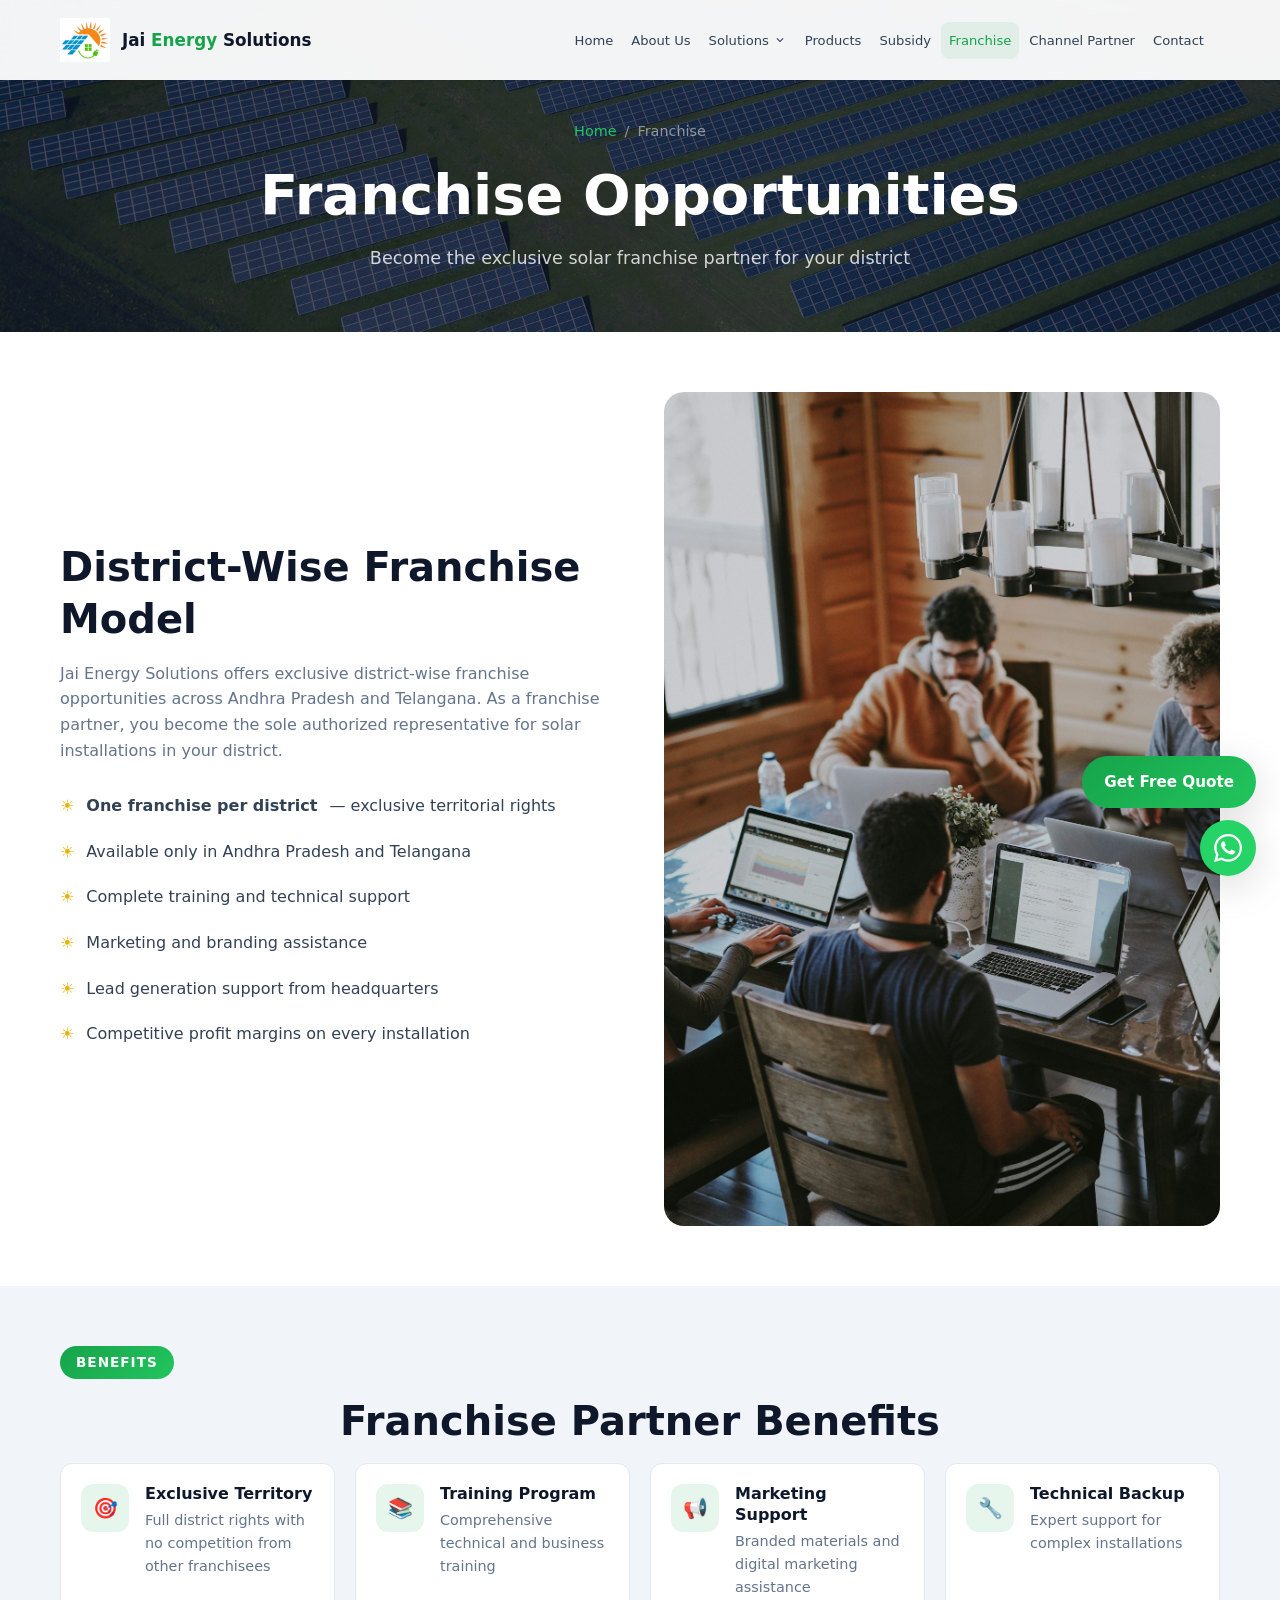
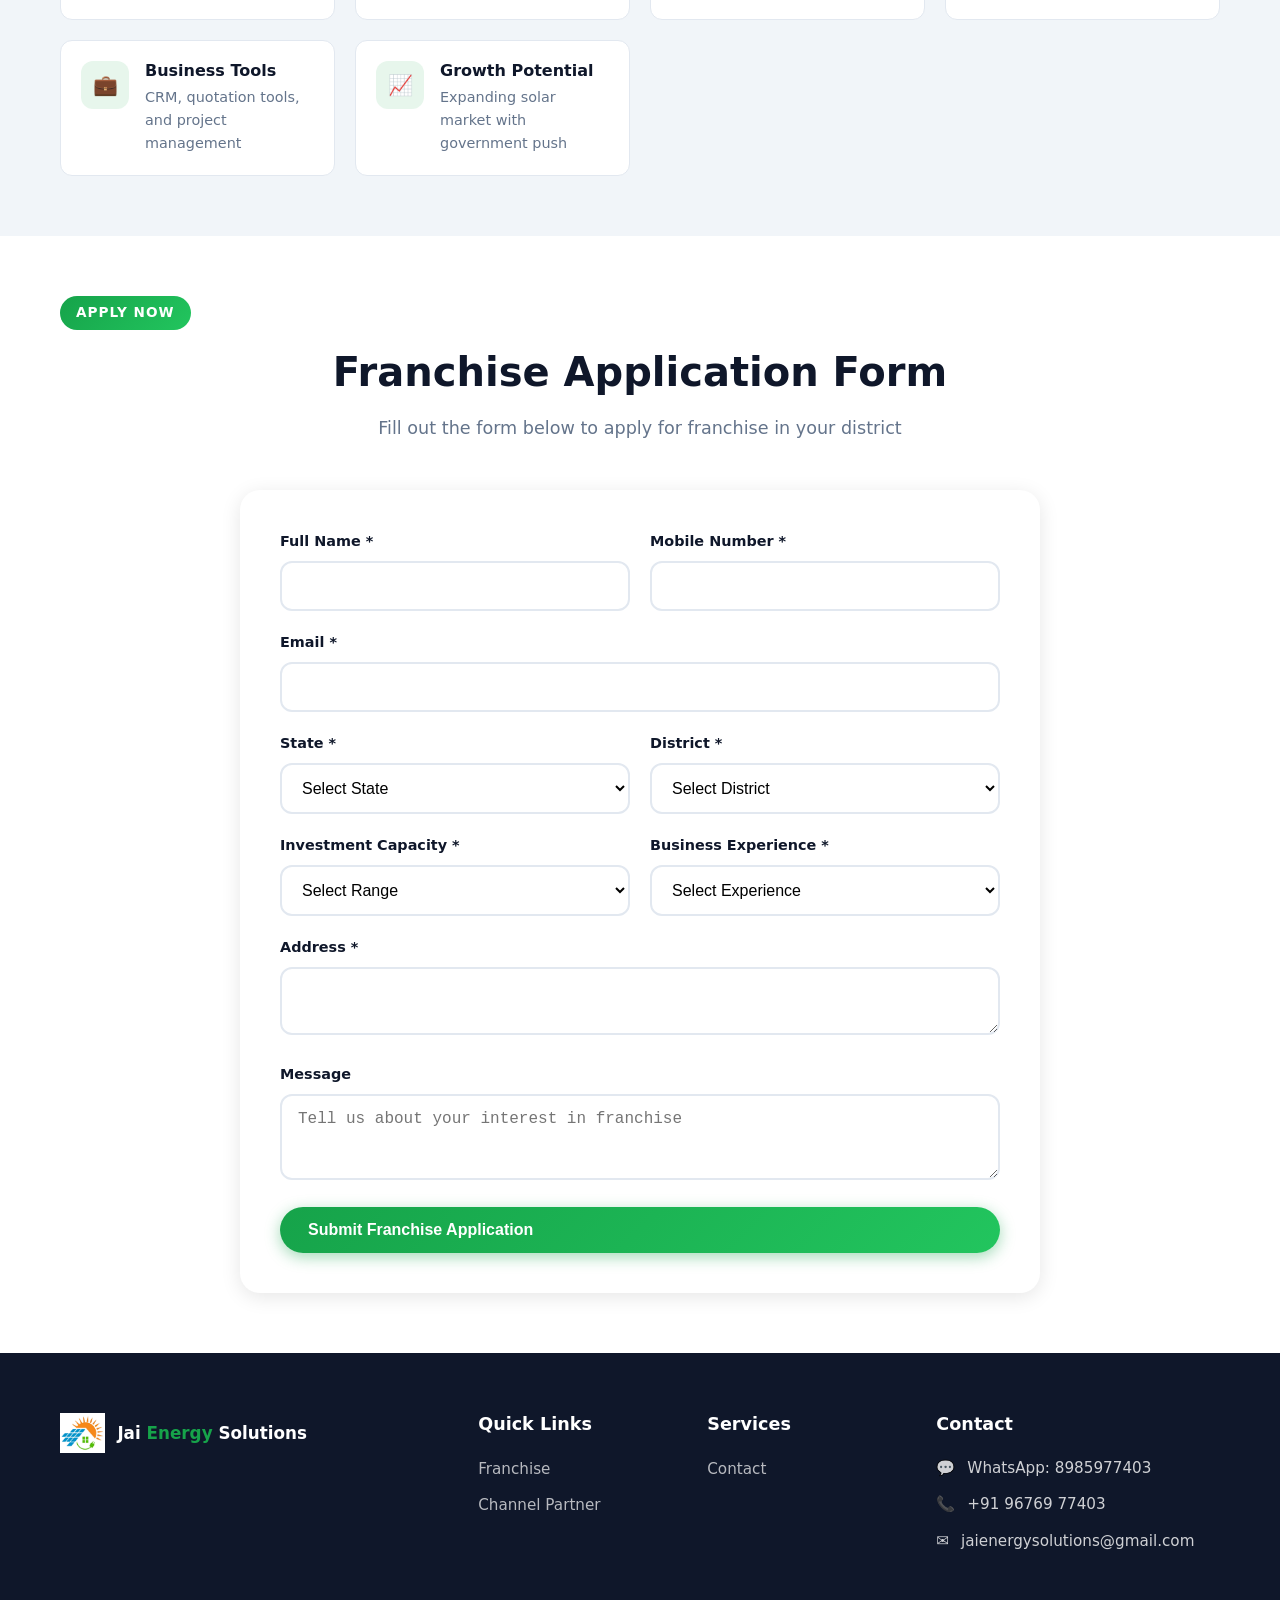
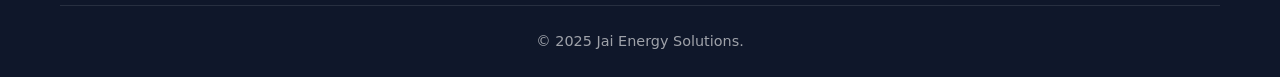
<file: franchise.html>
<!DOCTYPE html>
<html lang="en">
<head>
  <meta charset="UTF-8">
  <meta name="viewport" content="width=device-width, initial-scale=1.0">
  <meta name="description" content="Franchise opportunities with Jai Energy Solutions. District-wise exclusive franchise in Andhra Pradesh and Telangana.">
  <title>Franchise Opportunities | Jai Energy Solutions</title>
  <link rel="icon" type="image/jpeg" href="images/logo.jpg">
  <link rel="stylesheet" href="css/style.css">
</head>
<body>
  <header class="header">
    <div class="container header-inner">
      <a href="index.html" class="logo"><img src="images/logo.jpg" alt="Logo"><div class="logo-text">Jai <span>Energy</span> Solutions</div></a>
      <div class="header-nav">
      <nav class="nav-menu">
        <a href="index.html" class="nav-link">Home</a>
        <a href="about.html" class="nav-link">About Us</a>
        <div class="nav-dropdown">
          <button type="button" class="nav-link nav-dropdown-toggle" aria-expanded="false" aria-haspopup="true">
            Solutions
            <svg class="nav-chevron" width="14" height="14" viewBox="0 0 24 24" fill="currentColor" aria-hidden="true"><path d="M7.41 8.59L12 13.17l4.59-4.58L18 10l-6 6-6-6 1.41-1.41z"/></svg>
          </button>
          <div class="nav-submenu">
            <a href="residential-solar.html" class="nav-sublink">Residential</a>
            <a href="commercial-solar.html" class="nav-sublink">Commercial</a>
            <a href="industrial-solar.html" class="nav-sublink">Industrial</a>
          </div>
        </div>
        <a href="solar-products.html" class="nav-link">Products</a>
        <a href="government-subsidy.html" class="nav-link">Subsidy</a>
        <a href="franchise.html" class="nav-link">Franchise</a>
        <a href="channel-partner.html" class="nav-link">Channel Partner</a>
        <a href="contact.html" class="nav-link">Contact</a>
      </nav>
      <div class="header-cta">
        <button class="mobile-toggle" aria-label="Toggle menu"><span></span><span></span><span></span></button>
      </div>
    </div>
    </div>
  </header>

  <section class="page-header">
    <div class="container">
      <div class="breadcrumb"><a href="index.html">Home</a> <span>/</span> <span>Franchise</span></div>
      <h1>Franchise Opportunities</h1>
      <p>Become the exclusive solar franchise partner for your district</p>
    </div>
  </section>

  <section class="content-section">
    <div class="container">
      <div class="content-grid">
        <div class="content-text fade-in">
          <h2>District-Wise Franchise Model</h2>
          <p>Jai Energy Solutions offers exclusive district-wise franchise opportunities across Andhra Pradesh and Telangana. As a franchise partner, you become the sole authorized representative for solar installations in your district.</p>
          <ul class="content-list">
            <li><strong>One franchise per district</strong> — exclusive territorial rights</li>
            <li>Available only in Andhra Pradesh and Telangana</li>
            <li>Complete training and technical support</li>
            <li>Marketing and branding assistance</li>
            <li>Lead generation support from headquarters</li>
            <li>Competitive profit margins on every installation</li>
          </ul>
        </div>
        <div class="content-image fade-in"><img src="images/team-partnership.jpg" alt="Franchise partnership"></div>
      </div>
    </div>
  </section>

  <section class="content-section section-gray">
    <div class="container">
      <div class="section-badge">Benefits</div>
      <h2 class="section-title">Franchise Partner Benefits</h2>
      <div class="features-grid">
        <div class="feature-item fade-in"><div class="feature-icon">🎯</div><div><h4>Exclusive Territory</h4><p>Full district rights with no competition from other franchisees</p></div></div>
        <div class="feature-item fade-in"><div class="feature-icon">📚</div><div><h4>Training Program</h4><p>Comprehensive technical and business training</p></div></div>
        <div class="feature-item fade-in"><div class="feature-icon">📢</div><div><h4>Marketing Support</h4><p>Branded materials and digital marketing assistance</p></div></div>
        <div class="feature-item fade-in"><div class="feature-icon">🔧</div><div><h4>Technical Backup</h4><p>Expert support for complex installations</p></div></div>
        <div class="feature-item fade-in"><div class="feature-icon">💼</div><div><h4>Business Tools</h4><p>CRM, quotation tools, and project management</p></div></div>
        <div class="feature-item fade-in"><div class="feature-icon">📈</div><div><h4>Growth Potential</h4><p>Expanding solar market with government push</p></div></div>
      </div>
    </div>
  </section>

  <section class="content-section">
    <div class="container">
      <div class="section-badge">Apply Now</div>
      <h2 class="section-title">Franchise Application Form</h2>
      <p class="section-subtitle">Fill out the form below to apply for franchise in your district</p>
      <div class="form-card fade-in">
        <form onsubmit="handleFormSubmit(event, 'franchise')">
          <div class="form-row">
            <div class="form-group"><label>Full Name *</label><input type="text" name="name" class="form-control" required></div>
            <div class="form-group"><label>Mobile Number *</label><input type="tel" name="mobile" class="form-control" pattern="[0-9]{10}" required></div>
          </div>
          <div class="form-group"><label>Email *</label><input type="email" name="email" class="form-control" required></div>
          <div class="form-row">
            <div class="form-group">
              <label>State *</label>
              <select name="state" class="form-control" data-state-select required>
                <option value="">Select State</option>
                <option value="Andhra Pradesh">Andhra Pradesh</option>
                <option value="Telangana">Telangana</option>
              </select>
            </div>
            <div class="form-group">
              <label>District *</label>
              <select name="district" class="form-control" data-district-select required>
                <option value="">Select District</option>
              </select>
            </div>
          </div>
          <div class="form-row">
            <div class="form-group">
              <label>Investment Capacity *</label>
              <select name="investment_capacity" class="form-control" required>
                <option value="">Select Range</option>
                <option value="5-10 Lakhs">₹5-10 Lakhs</option>
                <option value="10-25 Lakhs">₹10-25 Lakhs</option>
                <option value="25-50 Lakhs">₹25-50 Lakhs</option>
                <option value="50 Lakhs+">₹50 Lakhs+</option>
              </select>
            </div>
            <div class="form-group">
              <label>Business Experience *</label>
              <select name="business_experience" class="form-control" required>
                <option value="">Select Experience</option>
                <option value="No Experience">No Experience</option>
                <option value="1-3 Years">1-3 Years</option>
                <option value="3-5 Years">3-5 Years</option>
                <option value="5+ Years">5+ Years</option>
              </select>
            </div>
          </div>
          <div class="form-group"><label>Address *</label><textarea name="address" class="form-control" rows="2" required></textarea></div>
          <div class="form-group"><label>Message</label><textarea name="message" class="form-control" rows="3" placeholder="Tell us about your interest in franchise"></textarea></div>
          <button type="submit" class="btn btn-primary" style="width: 100%;">Submit Franchise Application</button>
        </form>
      </div>
    </div>
  </section>

  <footer class="footer">
    <div class="container">
      <div class="footer-grid">
        <div class="footer-brand"><a href="index.html" class="logo"><img src="images/logo.jpg" alt="Logo" style="height:40px;"><div class="logo-text">Jai <span>Energy</span> Solutions</div></a></div>
        <div><h4>Quick Links</h4><ul class="footer-links"><li><a href="franchise.html">Franchise</a></li><li><a href="channel-partner.html">Channel Partner</a></li></ul></div>
        <div><h4>Services</h4><ul class="footer-links"><li><a href="contact.html">Contact</a></li></ul></div>
        <div><h4>Contact</h4><ul class="footer-contact"><li>💬 <a href="https://wa.me/918985977403" target="_blank" rel="noopener">WhatsApp: 8985977403</a></li><li>📞 <a href="tel:+919676977403">+91 96769 77403</a></li>
            <li>✉️ <a href="mailto:jaienergysolutions@gmail.com">jaienergysolutions@gmail.com</a></li></ul></div>
      </div>
      <div class="footer-bottom"><p>&copy; 2025 Jai Energy Solutions.</p></div>
    </div>
  </footer>

  <div class="floating-buttons">
    <a href="#" class="quote-cta" data-modal="enquiry">Get Free Quote</a>
    <a href="https://wa.me/918985977403" class="floating-btn whatsapp-btn" target="_blank" rel="noopener" aria-label="WhatsApp"><svg width="28" height="28" viewBox="0 0 24 24" fill="currentColor"><path d="M17.472 14.382c-.297-.149-1.758-.867-2.03-.967-.273-.099-.471-.148-.67.15-.197.297-.767.966-.94 1.164-.173.199-.347.223-.644.075-.297-.15-1.255-.463-2.39-1.475-.883-.788-1.48-1.761-1.653-2.059-.173-.297-.018-.458.13-.606.134-.133.298-.347.446-.52.149-.174.198-.298.298-.497.099-.198.05-.371-.025-.52-.075-.149-.669-1.612-.916-2.207-.242-.579-.487-.5-.669-.51-.173-.008-.371-.01-.57-.01-.198 0-.52.074-.792.372-.272.297-1.04 1.016-1.04 2.479 0 1.462 1.065 2.875 1.213 3.074.149.198 2.096 3.2 5.077 4.487.709.306 1.262.489 1.694.626.712.227 1.36.195 1.871.118.571-.085 1.758-.719 2.006-1.413.248-.694.248-1.289.173-1.413-.074-.124-.272-.198-.57-.347m-5.421 7.403h-.004a9.87 9.87 0 01-5.031-1.378l-.361-.214-3.741.982.998-3.648-.235-.374a9.86 9.86 0 01-1.51-5.26c.001-5.45 4.436-9.884 9.888-9.884 2.64 0 5.122 1.03 7.078 2.878a9.825 9.825 0 012.893 7.078c-.003 5.45-4.435 9.884-9.885 9.884m8.413-18.297A11.815 11.815 0 0012.05 0C5.495 0 .16 5.335.157 11.892c0 2.096.547 4.142 1.588 5.945L.057 24l6.305-1.654a11.882 11.882 0 005.683 1.448h.005c6.554 0 11.89-5.335 11.893-11.893a11.821 11.821 0 00-3.48-8.413z"/></svg></a>
  </div>

  <div class="modal-overlay" id="enquiryModal">
    <div class="modal">
      <div class="modal-highlight"><h3>Free Solar Consultation</h3><p>Get expert advice</p></div>
      <div class="modal-body">
        <form onsubmit="handleFormSubmit(event, 'enquiry')">
          <div class="form-row"><div class="form-group"><label>Full Name *</label><input type="text" name="name" class="form-control" required></div><div class="form-group"><label>Mobile *</label><input type="tel" name="mobile" class="form-control" pattern="[0-9]{10}" required></div></div>
          <div class="form-group"><label>Email</label><input type="email" name="email" class="form-control"></div>
          <div class="form-row"><div class="form-group"><label>State *</label><select name="state" class="form-control" data-state-select required><option value="">Select</option><option value="Andhra Pradesh">Andhra Pradesh</option><option value="Telangana">Telangana</option></select></div><div class="form-group"><label>District *</label><select name="district" class="form-control" data-district-select required><option value="">Select</option></select></div></div>
          <div class="form-group"><label>Message</label><textarea name="message" class="form-control" rows="3"></textarea></div>
          <button type="submit" class="btn btn-primary" style="width:100%;">Submit</button>
        </form>
        <button class="modal-close" style="position:absolute;top:16px;right:16px;background:rgba(255,255,255,0.2);color:white;">✕</button>
      </div>
    </div>
  </div>

  <script src="js/data.js"></script>
  <script src="js/main.js"></script>
</body>
</html>
</file>
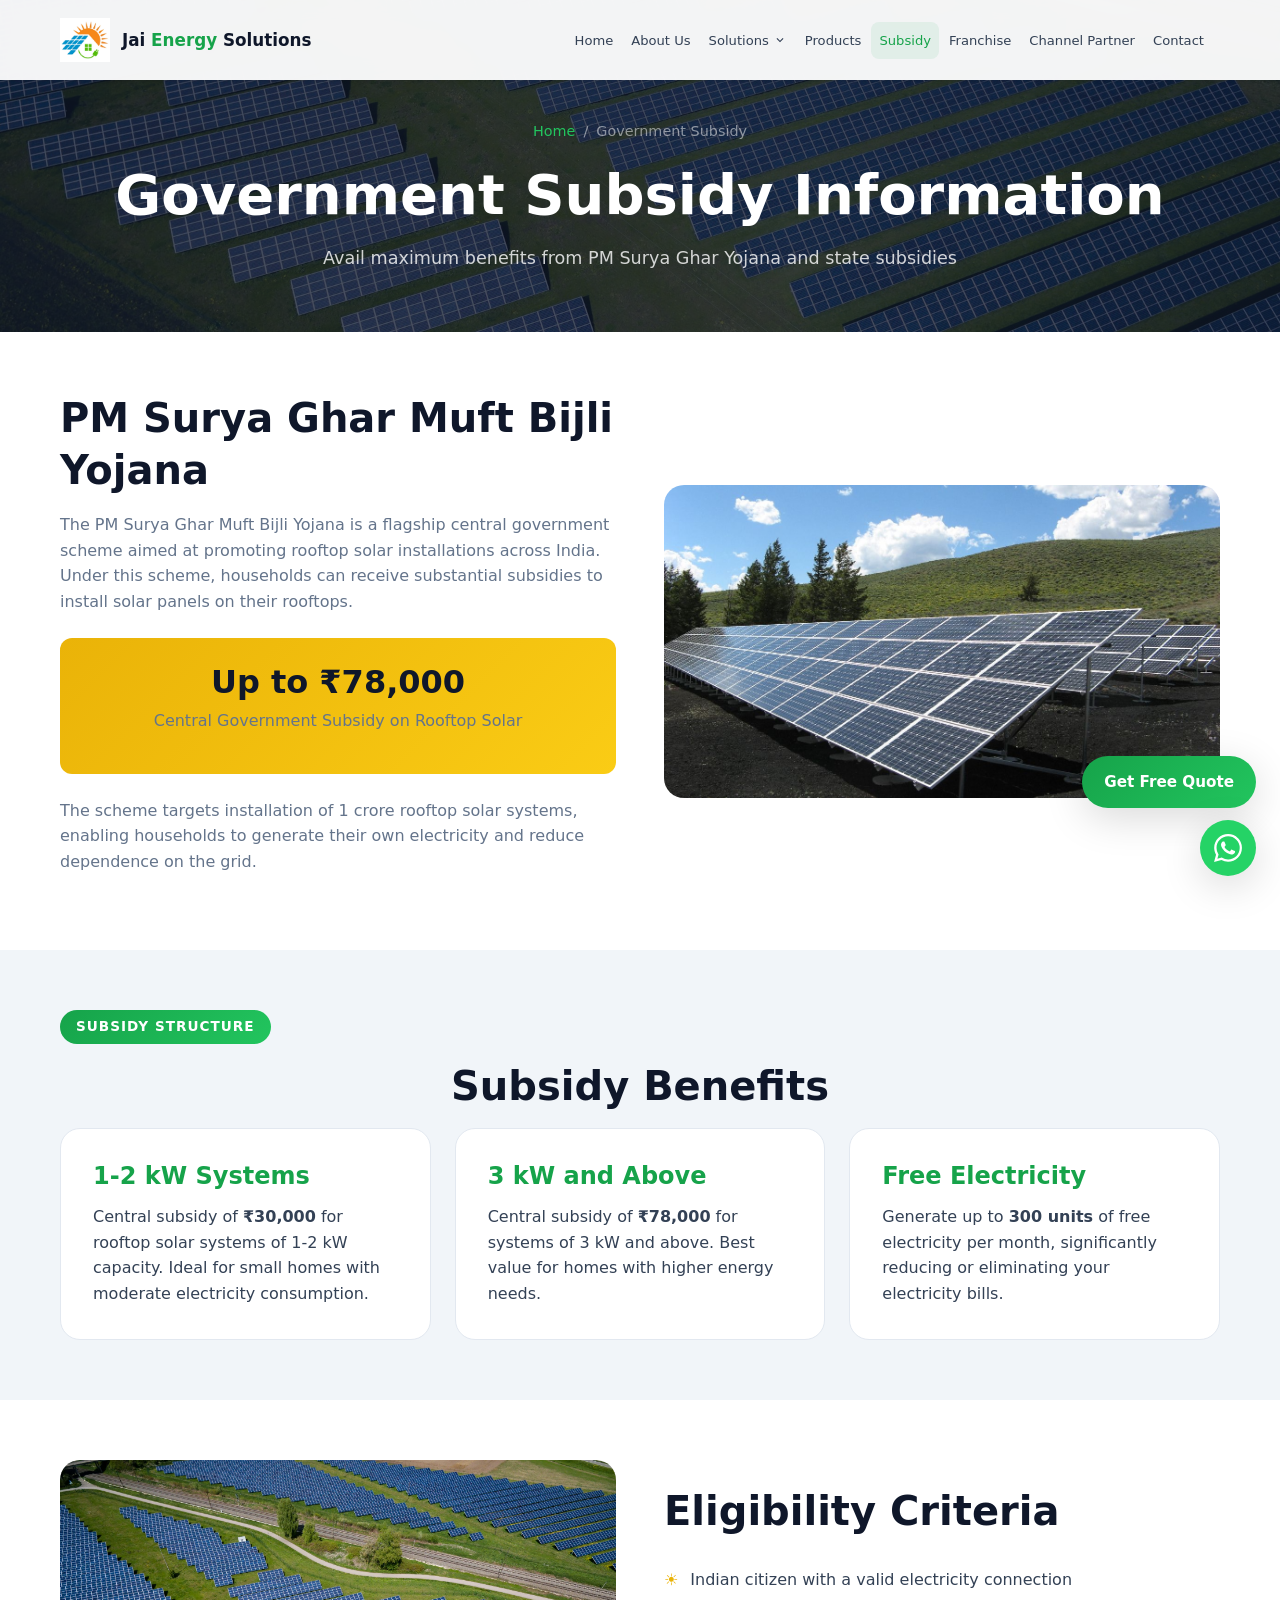
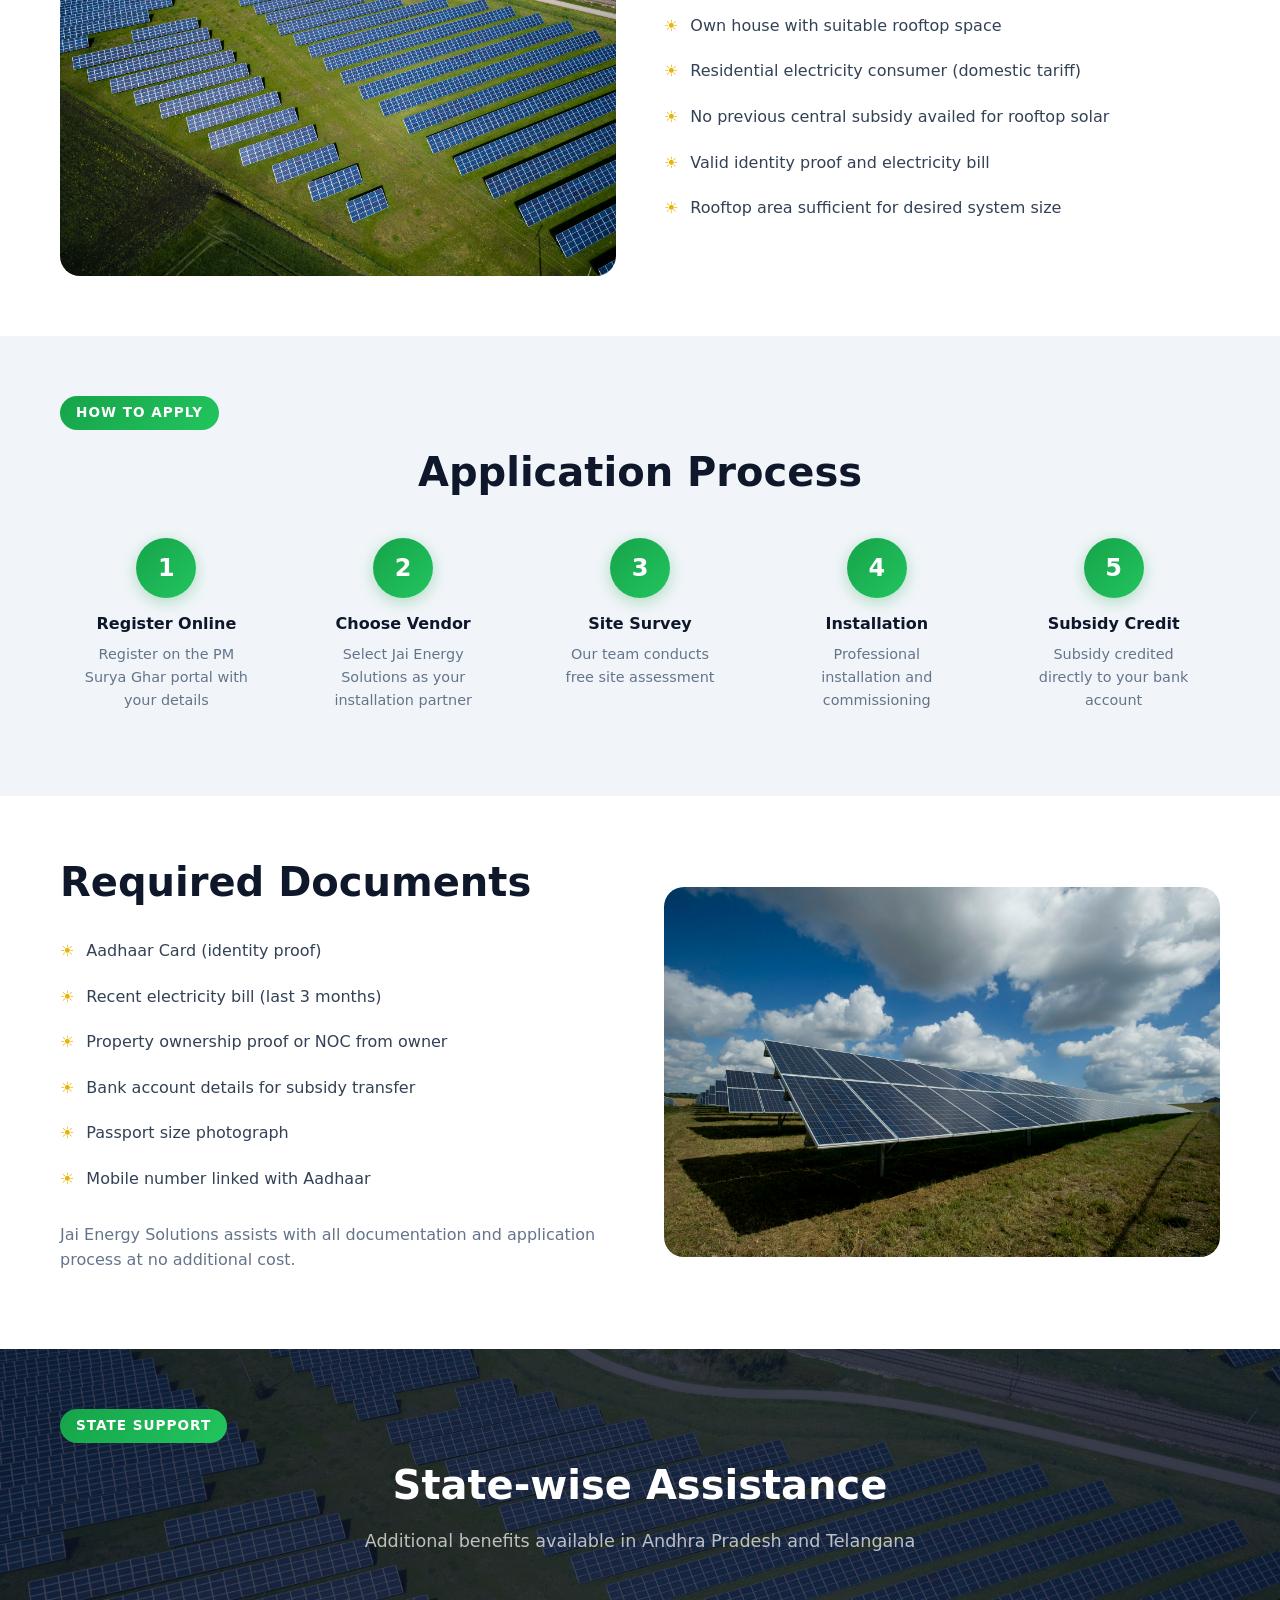
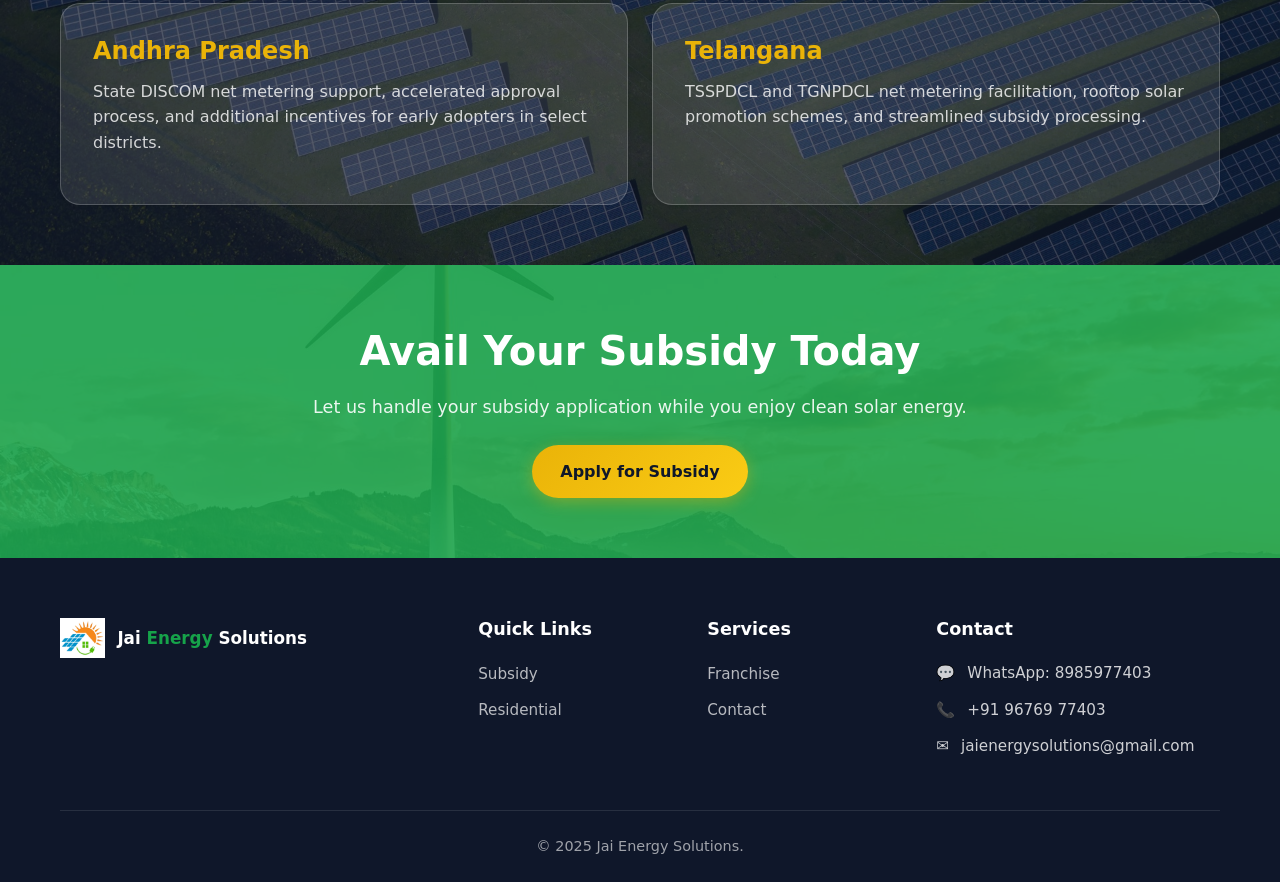
<file: government-subsidy.html>
<!DOCTYPE html>
<html lang="en">
<head>
  <meta charset="UTF-8">
  <meta name="viewport" content="width=device-width, initial-scale=1.0">
  <meta name="description" content="PM Surya Ghar Yojana subsidy information for Andhra Pradesh and Telangana. Up to ₹78,000 central government subsidy on rooftop solar.">
  <title>Government Subsidy | Jai Energy Solutions</title>
  <link rel="icon" type="image/jpeg" href="images/logo.jpg">
  <link rel="stylesheet" href="css/style.css">
</head>
<body>
  <header class="header">
    <div class="container header-inner">
      <a href="index.html" class="logo"><img src="images/logo.jpg" alt="Logo"><div class="logo-text">Jai <span>Energy</span> Solutions</div></a>
      <div class="header-nav">
      <nav class="nav-menu">
        <a href="index.html" class="nav-link">Home</a>
        <a href="about.html" class="nav-link">About Us</a>
        <div class="nav-dropdown">
          <button type="button" class="nav-link nav-dropdown-toggle" aria-expanded="false" aria-haspopup="true">
            Solutions
            <svg class="nav-chevron" width="14" height="14" viewBox="0 0 24 24" fill="currentColor" aria-hidden="true"><path d="M7.41 8.59L12 13.17l4.59-4.58L18 10l-6 6-6-6 1.41-1.41z"/></svg>
          </button>
          <div class="nav-submenu">
            <a href="residential-solar.html" class="nav-sublink">Residential</a>
            <a href="commercial-solar.html" class="nav-sublink">Commercial</a>
            <a href="industrial-solar.html" class="nav-sublink">Industrial</a>
          </div>
        </div>
        <a href="solar-products.html" class="nav-link">Products</a>
        <a href="government-subsidy.html" class="nav-link">Subsidy</a>
        <a href="franchise.html" class="nav-link">Franchise</a>
        <a href="channel-partner.html" class="nav-link">Channel Partner</a>
        <a href="contact.html" class="nav-link">Contact</a>
      </nav>
      <div class="header-cta">
        <button class="mobile-toggle" aria-label="Toggle menu"><span></span><span></span><span></span></button>
      </div>
    </div>
    </div>
  </header>

  <section class="page-header">
    <div class="container">
      <div class="breadcrumb"><a href="index.html">Home</a> <span>/</span> <span>Government Subsidy</span></div>
      <h1>Government Subsidy Information</h1>
      <p>Avail maximum benefits from PM Surya Ghar Yojana and state subsidies</p>
    </div>
  </section>

  <section class="content-section">
    <div class="container">
      <div class="content-grid">
        <div class="content-text fade-in">
          <h2>PM Surya Ghar Muft Bijli Yojana</h2>
          <p>The PM Surya Ghar Muft Bijli Yojana is a flagship central government scheme aimed at promoting rooftop solar installations across India. Under this scheme, households can receive substantial subsidies to install solar panels on their rooftops.</p>
          <div class="subsidy-highlight">
            <h4>Up to ₹78,000</h4>
            <p>Central Government Subsidy on Rooftop Solar</p>
          </div>
          <p>The scheme targets installation of 1 crore rooftop solar systems, enabling households to generate their own electricity and reduce dependence on the grid.</p>
        </div>
        <div class="content-image fade-in"><img src="images/subsidy-solar.jpg" alt="PM Surya Ghar Yojana"></div>
      </div>
    </div>
  </section>

  <section class="content-section section-gray">
    <div class="container">
      <div class="section-badge">Subsidy Structure</div>
      <h2 class="section-title">Subsidy Benefits</h2>
      <div class="subsidy-cards">
        <div class="subsidy-card fade-in">
          <h3>1-2 kW Systems</h3>
          <p>Central subsidy of <strong>₹30,000</strong> for rooftop solar systems of 1-2 kW capacity. Ideal for small homes with moderate electricity consumption.</p>
        </div>
        <div class="subsidy-card fade-in">
          <h3>3 kW and Above</h3>
          <p>Central subsidy of <strong>₹78,000</strong> for systems of 3 kW and above. Best value for homes with higher energy needs.</p>
        </div>
        <div class="subsidy-card fade-in">
          <h3>Free Electricity</h3>
          <p>Generate up to <strong>300 units</strong> of free electricity per month, significantly reducing or eliminating your electricity bills.</p>
        </div>
      </div>
    </div>
  </section>

  <section class="content-section">
    <div class="container">
      <div class="content-grid reverse">
        <div class="content-text fade-in">
          <h2>Eligibility Criteria</h2>
          <ul class="content-list">
            <li>Indian citizen with a valid electricity connection</li>
            <li>Own house with suitable rooftop space</li>
            <li>Residential electricity consumer (domestic tariff)</li>
            <li>No previous central subsidy availed for rooftop solar</li>
            <li>Valid identity proof and electricity bill</li>
            <li>Rooftop area sufficient for desired system size</li>
          </ul>
        </div>
        <div class="content-image fade-in"><img src="images/page-header-solar.jpg" alt="Subsidy eligibility documents"></div>
      </div>
    </div>
  </section>

  <section class="content-section section-gray">
    <div class="container">
      <div class="section-badge">How to Apply</div>
      <h2 class="section-title">Application Process</h2>
      <div class="process-steps">
        <div class="process-step fade-in"><div class="process-number">1</div><h4>Register Online</h4><p>Register on the PM Surya Ghar portal with your details</p></div>
        <div class="process-step fade-in"><div class="process-number">2</div><h4>Choose Vendor</h4><p>Select Jai Energy Solutions as your installation partner</p></div>
        <div class="process-step fade-in"><div class="process-number">3</div><h4>Site Survey</h4><p>Our team conducts free site assessment</p></div>
        <div class="process-step fade-in"><div class="process-number">4</div><h4>Installation</h4><p>Professional installation and commissioning</p></div>
        <div class="process-step fade-in"><div class="process-number">5</div><h4>Subsidy Credit</h4><p>Subsidy credited directly to your bank account</p></div>
      </div>
    </div>
  </section>

  <section class="content-section">
    <div class="container">
      <div class="content-grid">
        <div class="content-text fade-in">
          <h2>Required Documents</h2>
          <ul class="content-list">
            <li>Aadhaar Card (identity proof)</li>
            <li>Recent electricity bill (last 3 months)</li>
            <li>Property ownership proof or NOC from owner</li>
            <li>Bank account details for subsidy transfer</li>
            <li>Passport size photograph</li>
            <li>Mobile number linked with Aadhaar</li>
          </ul>
          <p style="margin-top: 16px;">Jai Energy Solutions assists with all documentation and application process at no additional cost.</p>
        </div>
        <div class="content-image fade-in"><img src="images/hero-solar.jpg" alt="Solar subsidy application documents"></div>
      </div>
    </div>
  </section>

  <section class="content-section section-dark">
    <div class="container">
      <div class="section-badge">State Support</div>
      <h2 class="section-title">State-wise Assistance</h2>
      <p class="section-subtitle" style="color: rgba(255,255,255,0.7);">Additional benefits available in Andhra Pradesh and Telangana</p>
      <div class="cards-grid">
        <div class="card fade-in" style="background: rgba(255,255,255,0.1); border-color: rgba(255,255,255,0.2);">
          <h3 style="color: var(--yellow-primary);">Andhra Pradesh</h3>
          <p style="color: rgba(255,255,255,0.8);">State DISCOM net metering support, accelerated approval process, and additional incentives for early adopters in select districts.</p>
        </div>
        <div class="card fade-in" style="background: rgba(255,255,255,0.1); border-color: rgba(255,255,255,0.2);">
          <h3 style="color: var(--yellow-primary);">Telangana</h3>
          <p style="color: rgba(255,255,255,0.8);">TSSPDCL and TGNPDCL net metering facilitation, rooftop solar promotion schemes, and streamlined subsidy processing.</p>
        </div>
      </div>
    </div>
  </section>

  <section class="cta-section">
    <div class="container">
      <h2>Avail Your Subsidy Today</h2>
      <p>Let us handle your subsidy application while you enjoy clean solar energy.</p>
      <a href="#" class="btn btn-secondary" data-modal="enquiry">Apply for Subsidy</a>
    </div>
  </section>

  <footer class="footer">
    <div class="container">
      <div class="footer-grid">
        <div class="footer-brand"><a href="index.html" class="logo"><img src="images/logo.jpg" alt="Logo" style="height:40px;"><div class="logo-text">Jai <span>Energy</span> Solutions</div></a></div>
        <div><h4>Quick Links</h4><ul class="footer-links"><li><a href="government-subsidy.html">Subsidy</a></li><li><a href="residential-solar.html">Residential</a></li></ul></div>
        <div><h4>Services</h4><ul class="footer-links"><li><a href="franchise.html">Franchise</a></li><li><a href="contact.html">Contact</a></li></ul></div>
        <div><h4>Contact</h4><ul class="footer-contact"><li>💬 <a href="https://wa.me/918985977403" target="_blank" rel="noopener">WhatsApp: 8985977403</a></li><li>📞 <a href="tel:+919676977403">+91 96769 77403</a></li>
            <li>✉️ <a href="mailto:jaienergysolutions@gmail.com">jaienergysolutions@gmail.com</a></li></ul></div>
      </div>
      <div class="footer-bottom"><p>&copy; 2025 Jai Energy Solutions.</p></div>
    </div>
  </footer>

  <div class="floating-buttons">
    <a href="#" class="quote-cta" data-modal="enquiry">Get Free Quote</a>
    <a href="https://wa.me/918985977403" class="floating-btn whatsapp-btn" target="_blank" rel="noopener" aria-label="WhatsApp"><svg width="28" height="28" viewBox="0 0 24 24" fill="currentColor"><path d="M17.472 14.382c-.297-.149-1.758-.867-2.03-.967-.273-.099-.471-.148-.67.15-.197.297-.767.966-.94 1.164-.173.199-.347.223-.644.075-.297-.15-1.255-.463-2.39-1.475-.883-.788-1.48-1.761-1.653-2.059-.173-.297-.018-.458.13-.606.134-.133.298-.347.446-.52.149-.174.198-.298.298-.497.099-.198.05-.371-.025-.52-.075-.149-.669-1.612-.916-2.207-.242-.579-.487-.5-.669-.51-.173-.008-.371-.01-.57-.01-.198 0-.52.074-.792.372-.272.297-1.04 1.016-1.04 2.479 0 1.462 1.065 2.875 1.213 3.074.149.198 2.096 3.2 5.077 4.487.709.306 1.262.489 1.694.626.712.227 1.36.195 1.871.118.571-.085 1.758-.719 2.006-1.413.248-.694.248-1.289.173-1.413-.074-.124-.272-.198-.57-.347m-5.421 7.403h-.004a9.87 9.87 0 01-5.031-1.378l-.361-.214-3.741.982.998-3.648-.235-.374a9.86 9.86 0 01-1.51-5.26c.001-5.45 4.436-9.884 9.888-9.884 2.64 0 5.122 1.03 7.078 2.878a9.825 9.825 0 012.893 7.078c-.003 5.45-4.435 9.884-9.885 9.884m8.413-18.297A11.815 11.815 0 0012.05 0C5.495 0 .16 5.335.157 11.892c0 2.096.547 4.142 1.588 5.945L.057 24l6.305-1.654a11.882 11.882 0 005.683 1.448h.005c6.554 0 11.89-5.335 11.893-11.893a11.821 11.821 0 00-3.48-8.413z"/></svg></a>
  </div>

  <div class="modal-overlay" id="enquiryModal">
    <div class="modal">
      <div class="modal-highlight"><h3>Subsidy Application</h3><p>We'll help you avail maximum subsidy</p></div>
      <div class="modal-body">
        <form onsubmit="handleFormSubmit(event, 'enquiry')">
          <div class="form-row"><div class="form-group"><label>Full Name *</label><input type="text" name="name" class="form-control" required></div><div class="form-group"><label>Mobile *</label><input type="tel" name="mobile" class="form-control" pattern="[0-9]{10}" required></div></div>
          <div class="form-group"><label>Email</label><input type="email" name="email" class="form-control"></div>
          <div class="form-row"><div class="form-group"><label>State *</label><select name="state" class="form-control" data-state-select required><option value="">Select</option><option value="Andhra Pradesh">Andhra Pradesh</option><option value="Telangana">Telangana</option></select></div><div class="form-group"><label>District *</label><select name="district" class="form-control" data-district-select required><option value="">Select</option></select></div></div>
          <div class="form-group"><label>Message</label><textarea name="message" class="form-control" rows="3"></textarea></div>
          <button type="submit" class="btn btn-primary" style="width:100%;">Submit</button>
        </form>
        <button class="modal-close" style="position:absolute;top:16px;right:16px;background:rgba(255,255,255,0.2);color:white;">✕</button>
      </div>
    </div>
  </div>

  <script src="js/data.js"></script>
  <script src="js/main.js"></script>
</body>
</html>
</file>
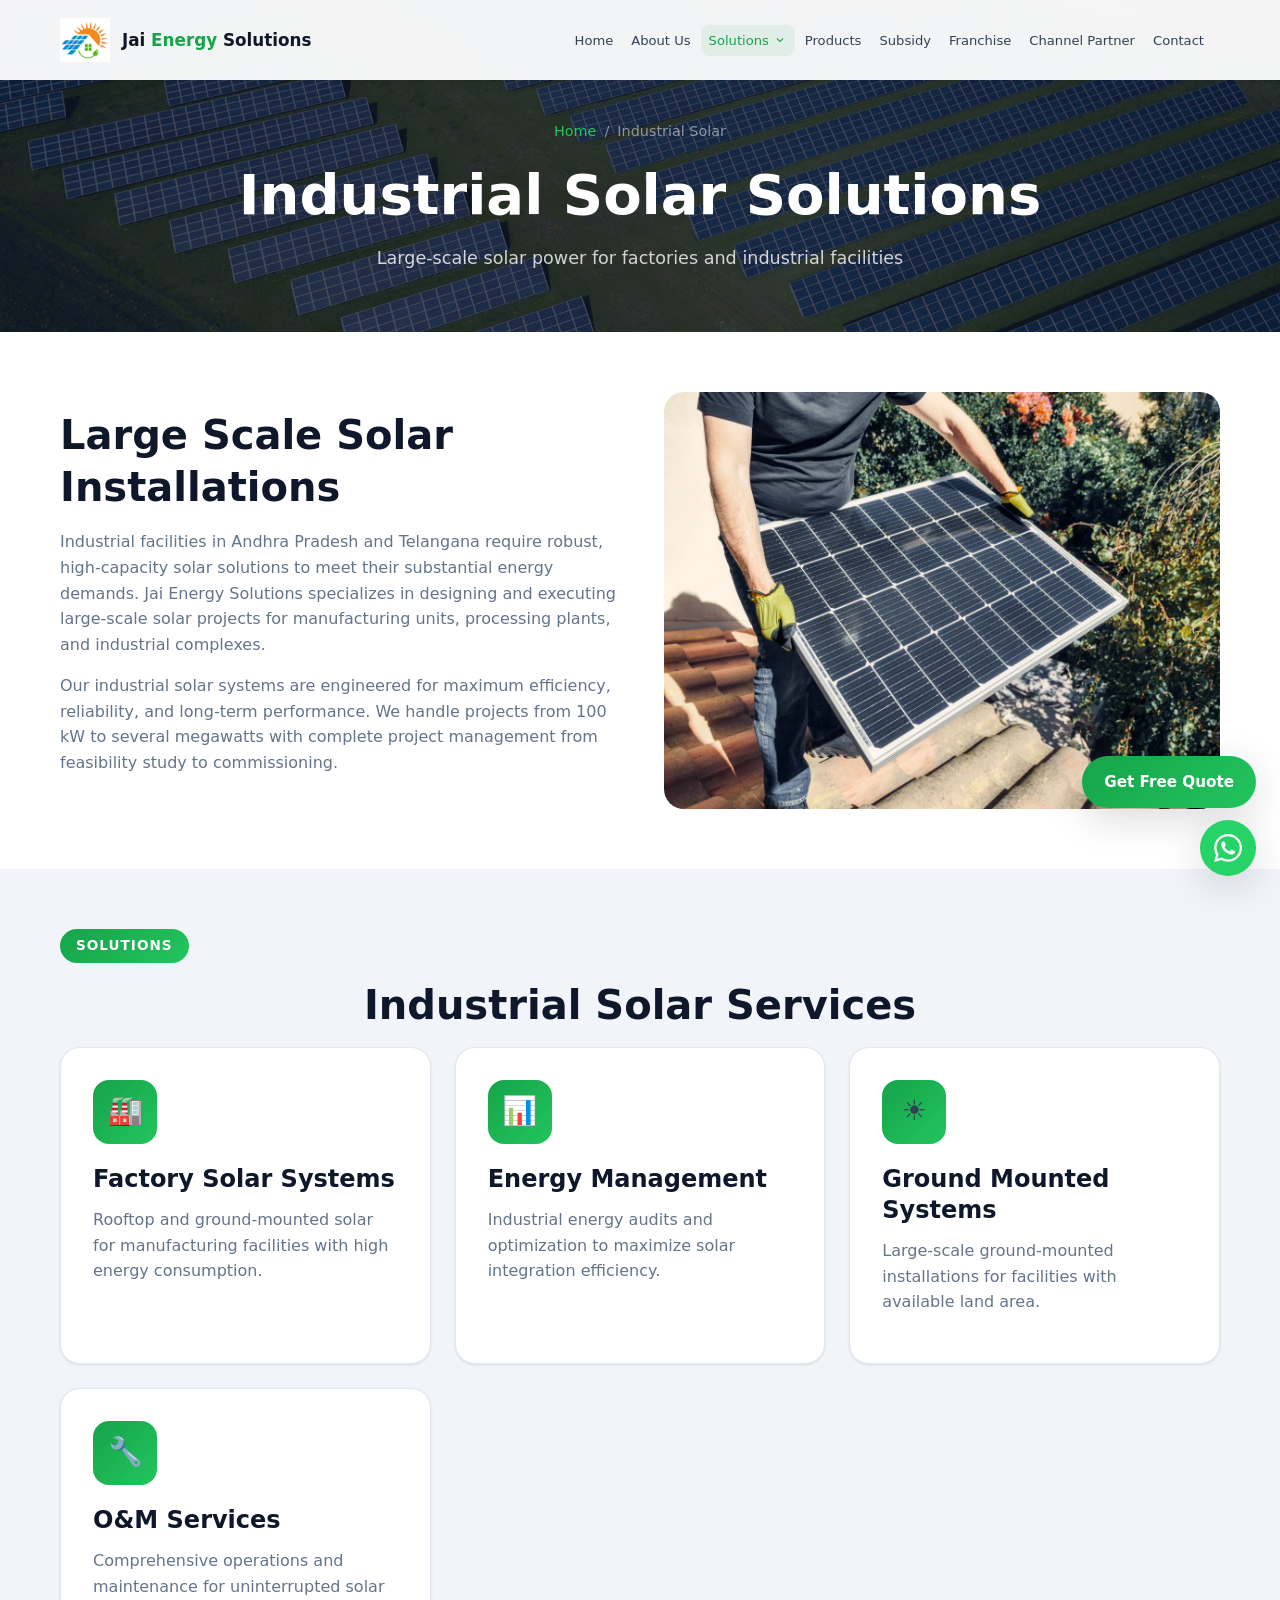
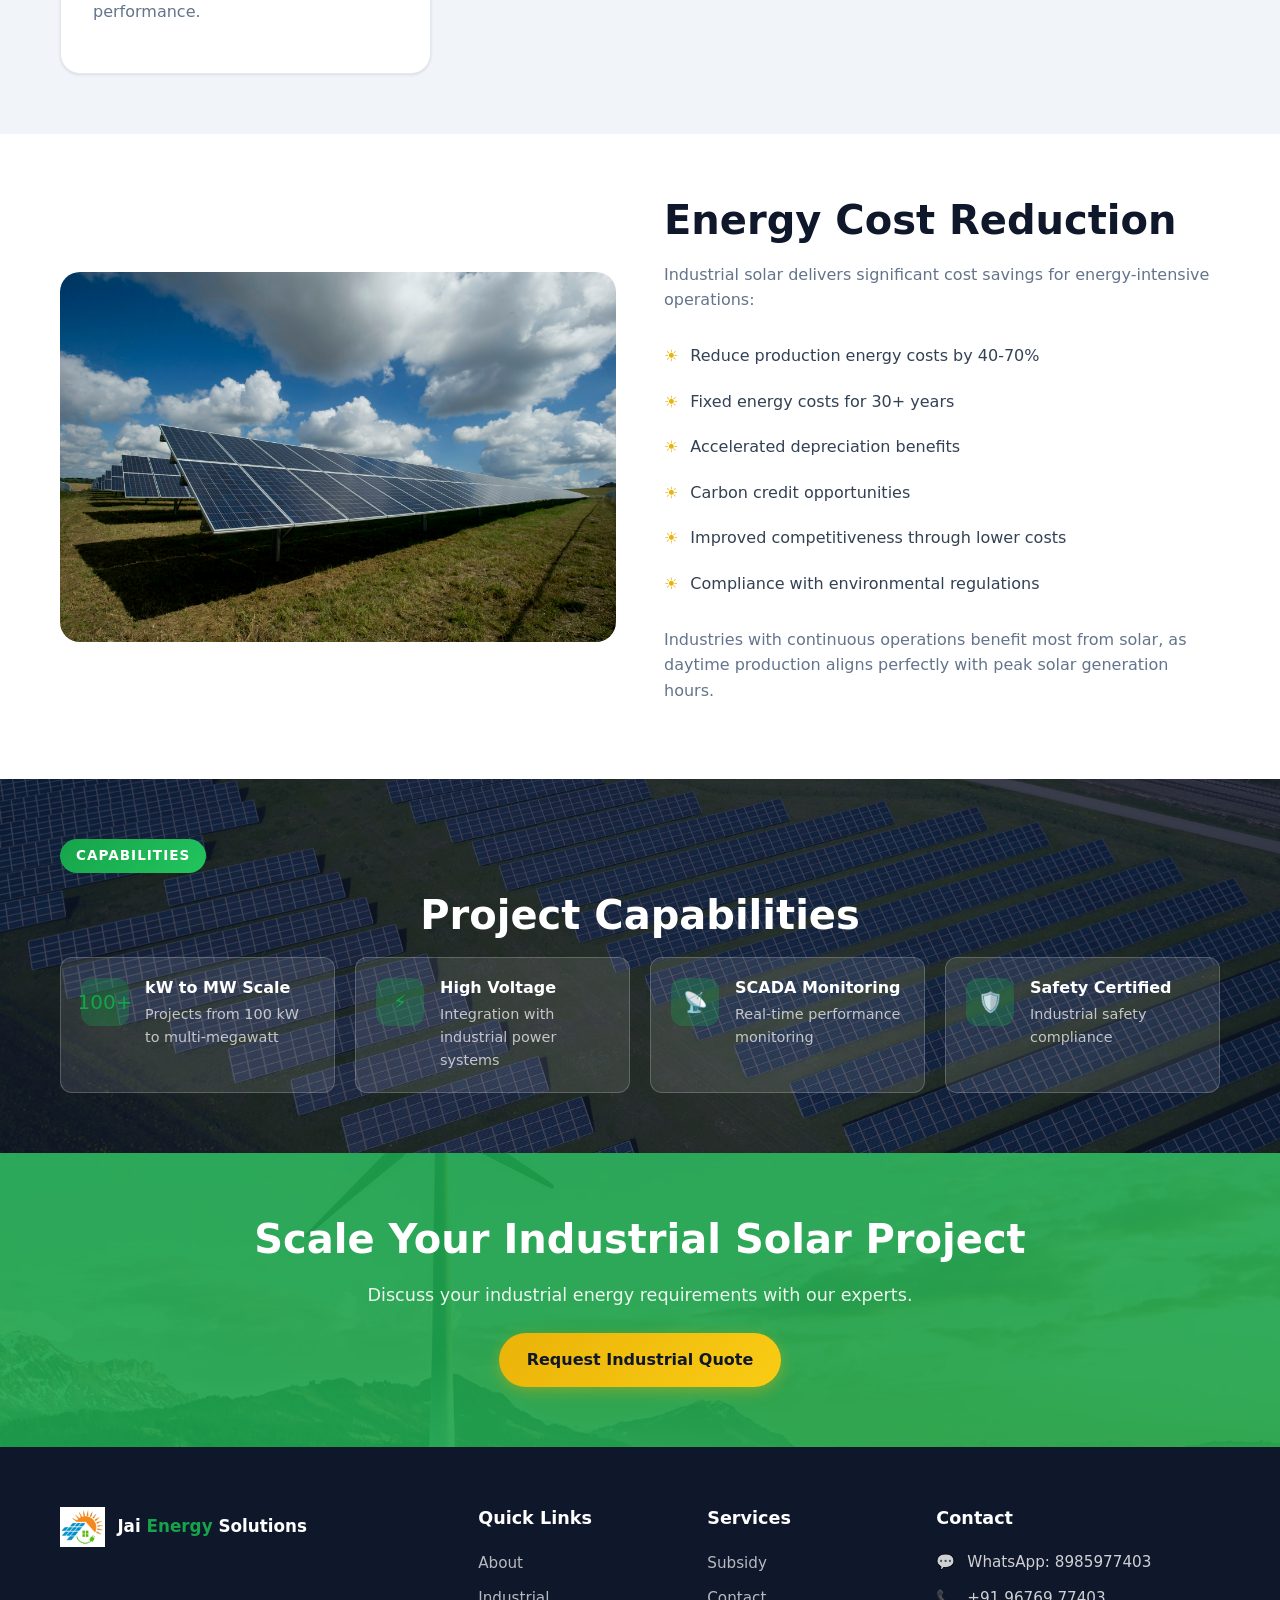
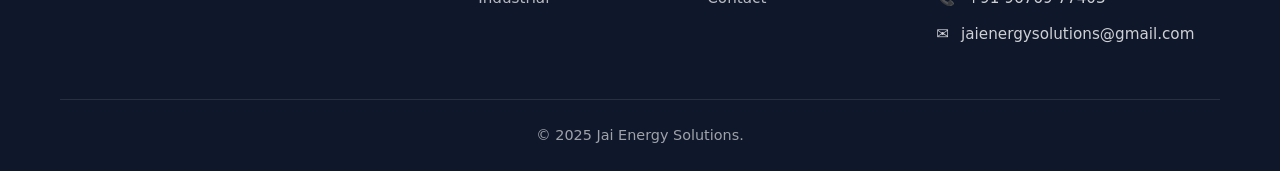
<file: industrial-solar.html>
<!DOCTYPE html>
<html lang="en">
<head>
  <meta charset="UTF-8">
  <meta name="viewport" content="width=device-width, initial-scale=1.0">
  <meta name="description" content="Industrial solar installations for factories and large-scale projects in Andhra Pradesh and Telangana. Ground-mounted systems and O&M services.">
  <title>Industrial Solar | Jai Energy Solutions</title>
  <link rel="icon" type="image/jpeg" href="images/logo.jpg">
  <link rel="stylesheet" href="css/style.css">
</head>
<body>
  <header class="header">
    <div class="container header-inner">
      <a href="index.html" class="logo"><img src="images/logo.jpg" alt="Logo"><div class="logo-text">Jai <span>Energy</span> Solutions</div></a>
      <div class="header-nav">
      <nav class="nav-menu">
        <a href="index.html" class="nav-link">Home</a>
        <a href="about.html" class="nav-link">About Us</a>
        <div class="nav-dropdown">
          <button type="button" class="nav-link nav-dropdown-toggle" aria-expanded="false" aria-haspopup="true">
            Solutions
            <svg class="nav-chevron" width="14" height="14" viewBox="0 0 24 24" fill="currentColor" aria-hidden="true"><path d="M7.41 8.59L12 13.17l4.59-4.58L18 10l-6 6-6-6 1.41-1.41z"/></svg>
          </button>
          <div class="nav-submenu">
            <a href="residential-solar.html" class="nav-sublink">Residential</a>
            <a href="commercial-solar.html" class="nav-sublink">Commercial</a>
            <a href="industrial-solar.html" class="nav-sublink">Industrial</a>
          </div>
        </div>
        <a href="solar-products.html" class="nav-link">Products</a>
        <a href="government-subsidy.html" class="nav-link">Subsidy</a>
        <a href="franchise.html" class="nav-link">Franchise</a>
        <a href="channel-partner.html" class="nav-link">Channel Partner</a>
        <a href="contact.html" class="nav-link">Contact</a>
      </nav>
      <div class="header-cta">
        <button class="mobile-toggle" aria-label="Toggle menu"><span></span><span></span><span></span></button>
      </div>
    </div>
    </div>
  </header>

  <section class="page-header">
    <div class="container">
      <div class="breadcrumb"><a href="index.html">Home</a> <span>/</span> <span>Industrial Solar</span></div>
      <h1>Industrial Solar Solutions</h1>
      <p>Large-scale solar power for factories and industrial facilities</p>
    </div>
  </section>

  <section class="content-section">
    <div class="container">
      <div class="content-grid">
        <div class="content-text fade-in">
          <h2>Large Scale Solar Installations</h2>
          <p>Industrial facilities in Andhra Pradesh and Telangana require robust, high-capacity solar solutions to meet their substantial energy demands. Jai Energy Solutions specializes in designing and executing large-scale solar projects for manufacturing units, processing plants, and industrial complexes.</p>
          <p>Our industrial solar systems are engineered for maximum efficiency, reliability, and long-term performance. We handle projects from 100 kW to several megawatts with complete project management from feasibility study to commissioning.</p>
        </div>
        <div class="content-image fade-in"><img src="images/industrial-solar.jpg" alt="Industrial solar plant"></div>
      </div>
    </div>
  </section>

  <section class="content-section section-gray">
    <div class="container">
      <div class="section-badge">Solutions</div>
      <h2 class="section-title">Industrial Solar Services</h2>
      <div class="cards-grid">
        <div class="card fade-in"><div class="card-icon">🏭</div><h3>Factory Solar Systems</h3><p>Rooftop and ground-mounted solar for manufacturing facilities with high energy consumption.</p></div>
        <div class="card fade-in"><div class="card-icon">📊</div><h3>Energy Management</h3><p>Industrial energy audits and optimization to maximize solar integration efficiency.</p></div>
        <div class="card fade-in"><div class="card-icon">☀️</div><h3>Ground Mounted Systems</h3><p>Large-scale ground-mounted installations for facilities with available land area.</p></div>
        <div class="card fade-in"><div class="card-icon">🔧</div><h3>O&M Services</h3><p>Comprehensive operations and maintenance for uninterrupted solar performance.</p></div>
      </div>
    </div>
  </section>

  <section class="content-section">
    <div class="container">
      <div class="content-grid reverse">
        <div class="content-text fade-in">
          <h2>Energy Cost Reduction</h2>
          <p>Industrial solar delivers significant cost savings for energy-intensive operations:</p>
          <ul class="content-list">
            <li>Reduce production energy costs by 40-70%</li>
            <li>Fixed energy costs for 30+ years</li>
            <li>Accelerated depreciation benefits</li>
            <li>Carbon credit opportunities</li>
            <li>Improved competitiveness through lower costs</li>
            <li>Compliance with environmental regulations</li>
          </ul>
          <p>Industries with continuous operations benefit most from solar, as daytime production aligns perfectly with peak solar generation hours.</p>
        </div>
        <div class="content-image fade-in"><img src="images/hero-solar.jpg" alt="Industrial solar energy savings"></div>
      </div>
    </div>
  </section>

  <section class="content-section section-dark">
    <div class="container">
      <div class="section-badge">Capabilities</div>
      <h2 class="section-title">Project Capabilities</h2>
      <div class="features-grid">
        <div class="feature-item fade-in" style="background: rgba(255,255,255,0.1); border-color: rgba(255,255,255,0.2);"><div class="feature-icon" style="background: rgba(22,163,74,0.3);">100+</div><div><h4 style="color: white;">kW to MW Scale</h4><p style="color: rgba(255,255,255,0.7);">Projects from 100 kW to multi-megawatt</p></div></div>
        <div class="feature-item fade-in" style="background: rgba(255,255,255,0.1); border-color: rgba(255,255,255,0.2);"><div class="feature-icon" style="background: rgba(22,163,74,0.3);">⚡</div><div><h4 style="color: white;">High Voltage</h4><p style="color: rgba(255,255,255,0.7);">Integration with industrial power systems</p></div></div>
        <div class="feature-item fade-in" style="background: rgba(255,255,255,0.1); border-color: rgba(255,255,255,0.2);"><div class="feature-icon" style="background: rgba(22,163,74,0.3);">📡</div><div><h4 style="color: white;">SCADA Monitoring</h4><p style="color: rgba(255,255,255,0.7);">Real-time performance monitoring</p></div></div>
        <div class="feature-item fade-in" style="background: rgba(255,255,255,0.1); border-color: rgba(255,255,255,0.2);"><div class="feature-icon" style="background: rgba(22,163,74,0.3);">🛡️</div><div><h4 style="color: white;">Safety Certified</h4><p style="color: rgba(255,255,255,0.7);">Industrial safety compliance</p></div></div>
      </div>
    </div>
  </section>

  <section class="cta-section">
    <div class="container">
      <h2>Scale Your Industrial Solar Project</h2>
      <p>Discuss your industrial energy requirements with our experts.</p>
      <a href="#" class="btn btn-secondary" data-modal="enquiry">Request Industrial Quote</a>
    </div>
  </section>

  <footer class="footer">
    <div class="container">
      <div class="footer-grid">
        <div class="footer-brand"><a href="index.html" class="logo"><img src="images/logo.jpg" alt="Logo" style="height:40px;"><div class="logo-text">Jai <span>Energy</span> Solutions</div></a></div>
        <div><h4>Quick Links</h4><ul class="footer-links"><li><a href="about.html">About</a></li><li><a href="industrial-solar.html">Industrial</a></li></ul></div>
        <div><h4>Services</h4><ul class="footer-links"><li><a href="government-subsidy.html">Subsidy</a></li><li><a href="contact.html">Contact</a></li></ul></div>
        <div><h4>Contact</h4><ul class="footer-contact"><li>💬 <a href="https://wa.me/918985977403" target="_blank" rel="noopener">WhatsApp: 8985977403</a></li><li>📞 <a href="tel:+919676977403">+91 96769 77403</a></li>
            <li>✉️ <a href="mailto:jaienergysolutions@gmail.com">jaienergysolutions@gmail.com</a></li></ul></div>
      </div>
      <div class="footer-bottom"><p>&copy; 2025 Jai Energy Solutions.</p></div>
    </div>
  </footer>

  <div class="floating-buttons">
    <a href="#" class="quote-cta" data-modal="enquiry">Get Free Quote</a>
    <a href="https://wa.me/918985977403" class="floating-btn whatsapp-btn" target="_blank" rel="noopener" aria-label="WhatsApp"><svg width="28" height="28" viewBox="0 0 24 24" fill="currentColor"><path d="M17.472 14.382c-.297-.149-1.758-.867-2.03-.967-.273-.099-.471-.148-.67.15-.197.297-.767.966-.94 1.164-.173.199-.347.223-.644.075-.297-.15-1.255-.463-2.39-1.475-.883-.788-1.48-1.761-1.653-2.059-.173-.297-.018-.458.13-.606.134-.133.298-.347.446-.52.149-.174.198-.298.298-.497.099-.198.05-.371-.025-.52-.075-.149-.669-1.612-.916-2.207-.242-.579-.487-.5-.669-.51-.173-.008-.371-.01-.57-.01-.198 0-.52.074-.792.372-.272.297-1.04 1.016-1.04 2.479 0 1.462 1.065 2.875 1.213 3.074.149.198 2.096 3.2 5.077 4.487.709.306 1.262.489 1.694.626.712.227 1.36.195 1.871.118.571-.085 1.758-.719 2.006-1.413.248-.694.248-1.289.173-1.413-.074-.124-.272-.198-.57-.347m-5.421 7.403h-.004a9.87 9.87 0 01-5.031-1.378l-.361-.214-3.741.982.998-3.648-.235-.374a9.86 9.86 0 01-1.51-5.26c.001-5.45 4.436-9.884 9.888-9.884 2.64 0 5.122 1.03 7.078 2.878a9.825 9.825 0 012.893 7.078c-.003 5.45-4.435 9.884-9.885 9.884m8.413-18.297A11.815 11.815 0 0012.05 0C5.495 0 .16 5.335.157 11.892c0 2.096.547 4.142 1.588 5.945L.057 24l6.305-1.654a11.882 11.882 0 005.683 1.448h.005c6.554 0 11.89-5.335 11.893-11.893a11.821 11.821 0 00-3.48-8.413z"/></svg></a>
  </div>

  <div class="modal-overlay" id="enquiryModal">
    <div class="modal">
      <div class="modal-highlight"><h3>Industrial Solar Quote</h3><p>Get a customized proposal</p></div>
      <div class="modal-body">
        <form onsubmit="handleFormSubmit(event, 'enquiry')">
          <div class="form-row"><div class="form-group"><label>Full Name *</label><input type="text" name="name" class="form-control" required></div><div class="form-group"><label>Mobile *</label><input type="tel" name="mobile" class="form-control" pattern="[0-9]{10}" required></div></div>
          <div class="form-group"><label>Email</label><input type="email" name="email" class="form-control"></div>
          <div class="form-row"><div class="form-group"><label>State *</label><select name="state" class="form-control" data-state-select required><option value="">Select</option><option value="Andhra Pradesh">Andhra Pradesh</option><option value="Telangana">Telangana</option></select></div><div class="form-group"><label>District *</label><select name="district" class="form-control" data-district-select required><option value="">Select</option></select></div></div>
          <div class="form-row"><div class="form-group"><label>Property Type *</label><select name="property_type" class="form-control" required><option value="Industrial">Industrial</option></select></div><div class="form-group"><label>Monthly Bill</label><input type="number" name="electricity_bill" class="form-control"></div></div>
          <div class="form-group"><label>Message</label><textarea name="message" class="form-control" rows="3"></textarea></div>
          <button type="submit" class="btn btn-primary" style="width:100%;">Submit</button>
        </form>
        <button class="modal-close" style="position:absolute;top:16px;right:16px;background:rgba(255,255,255,0.2);color:white;">✕</button>
      </div>
    </div>
  </div>

  <script src="js/data.js"></script>
  <script src="js/main.js"></script>
</body>
</html>
</file>
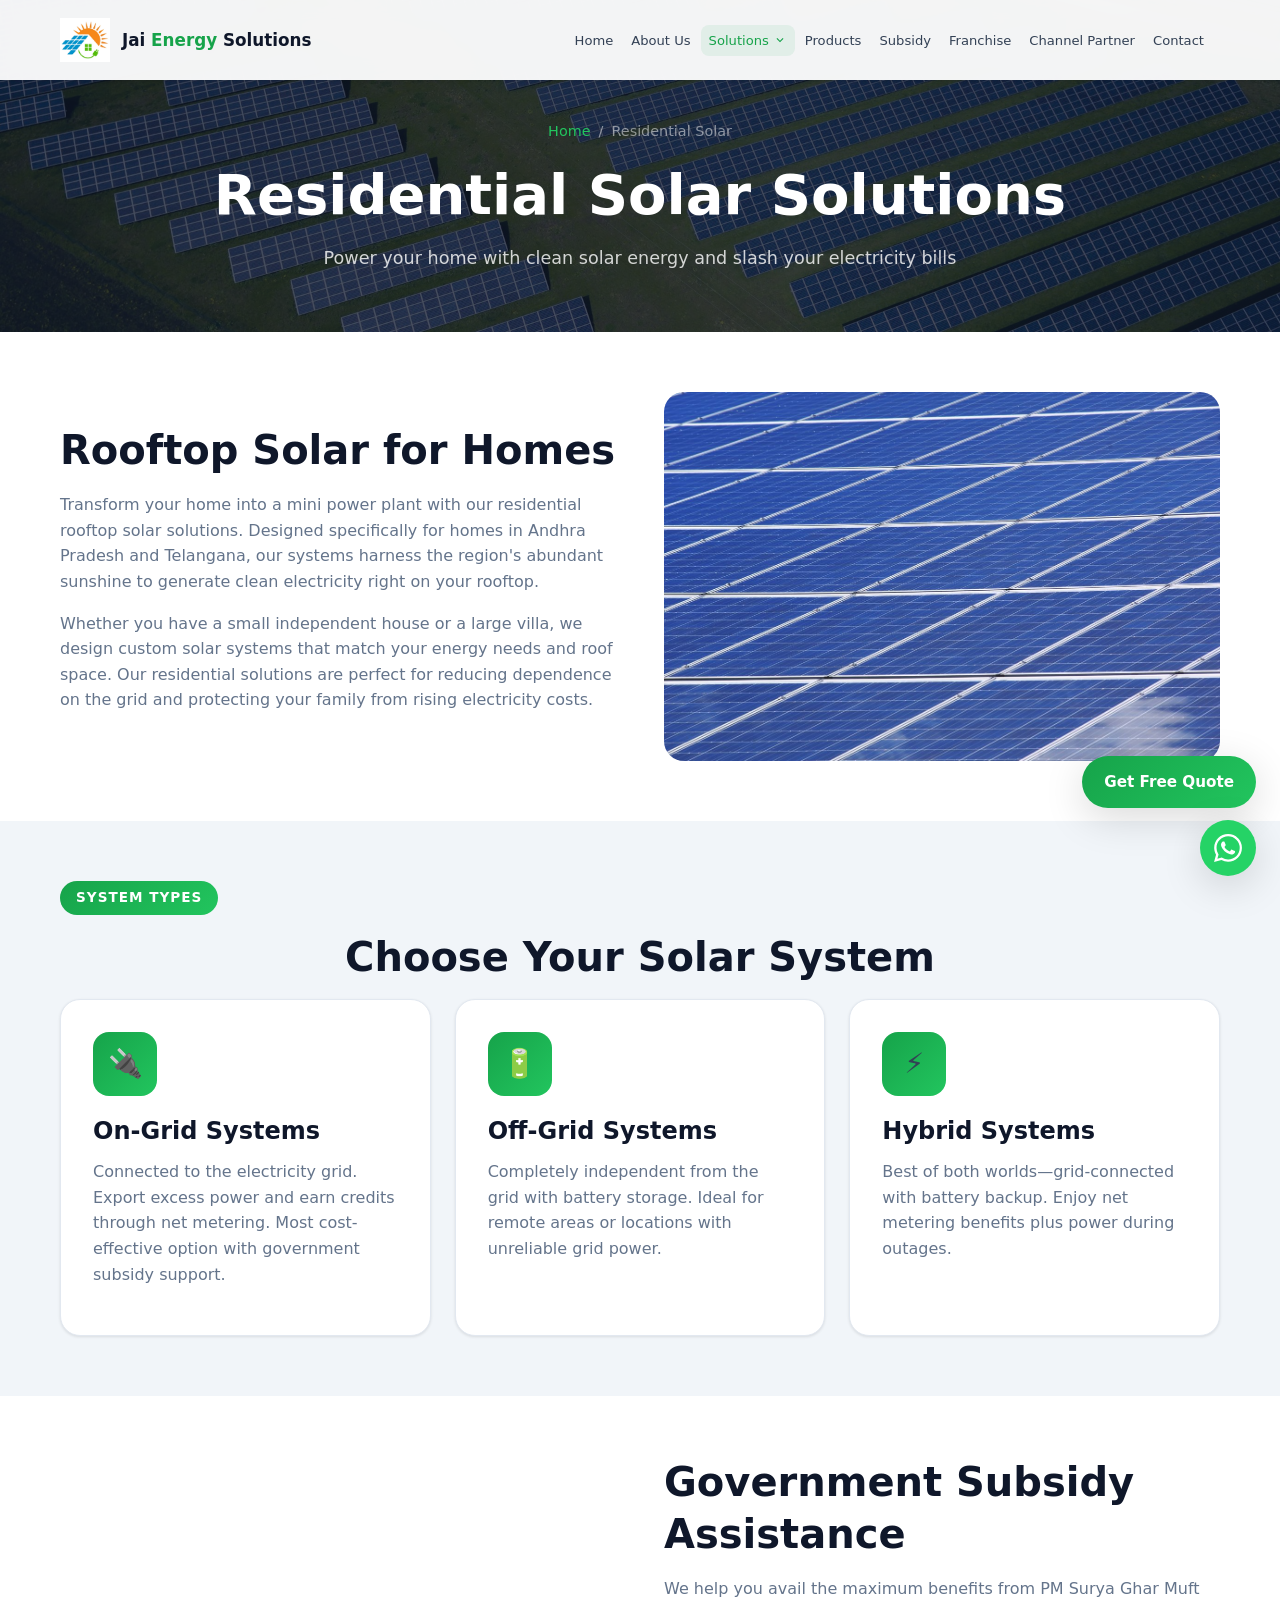
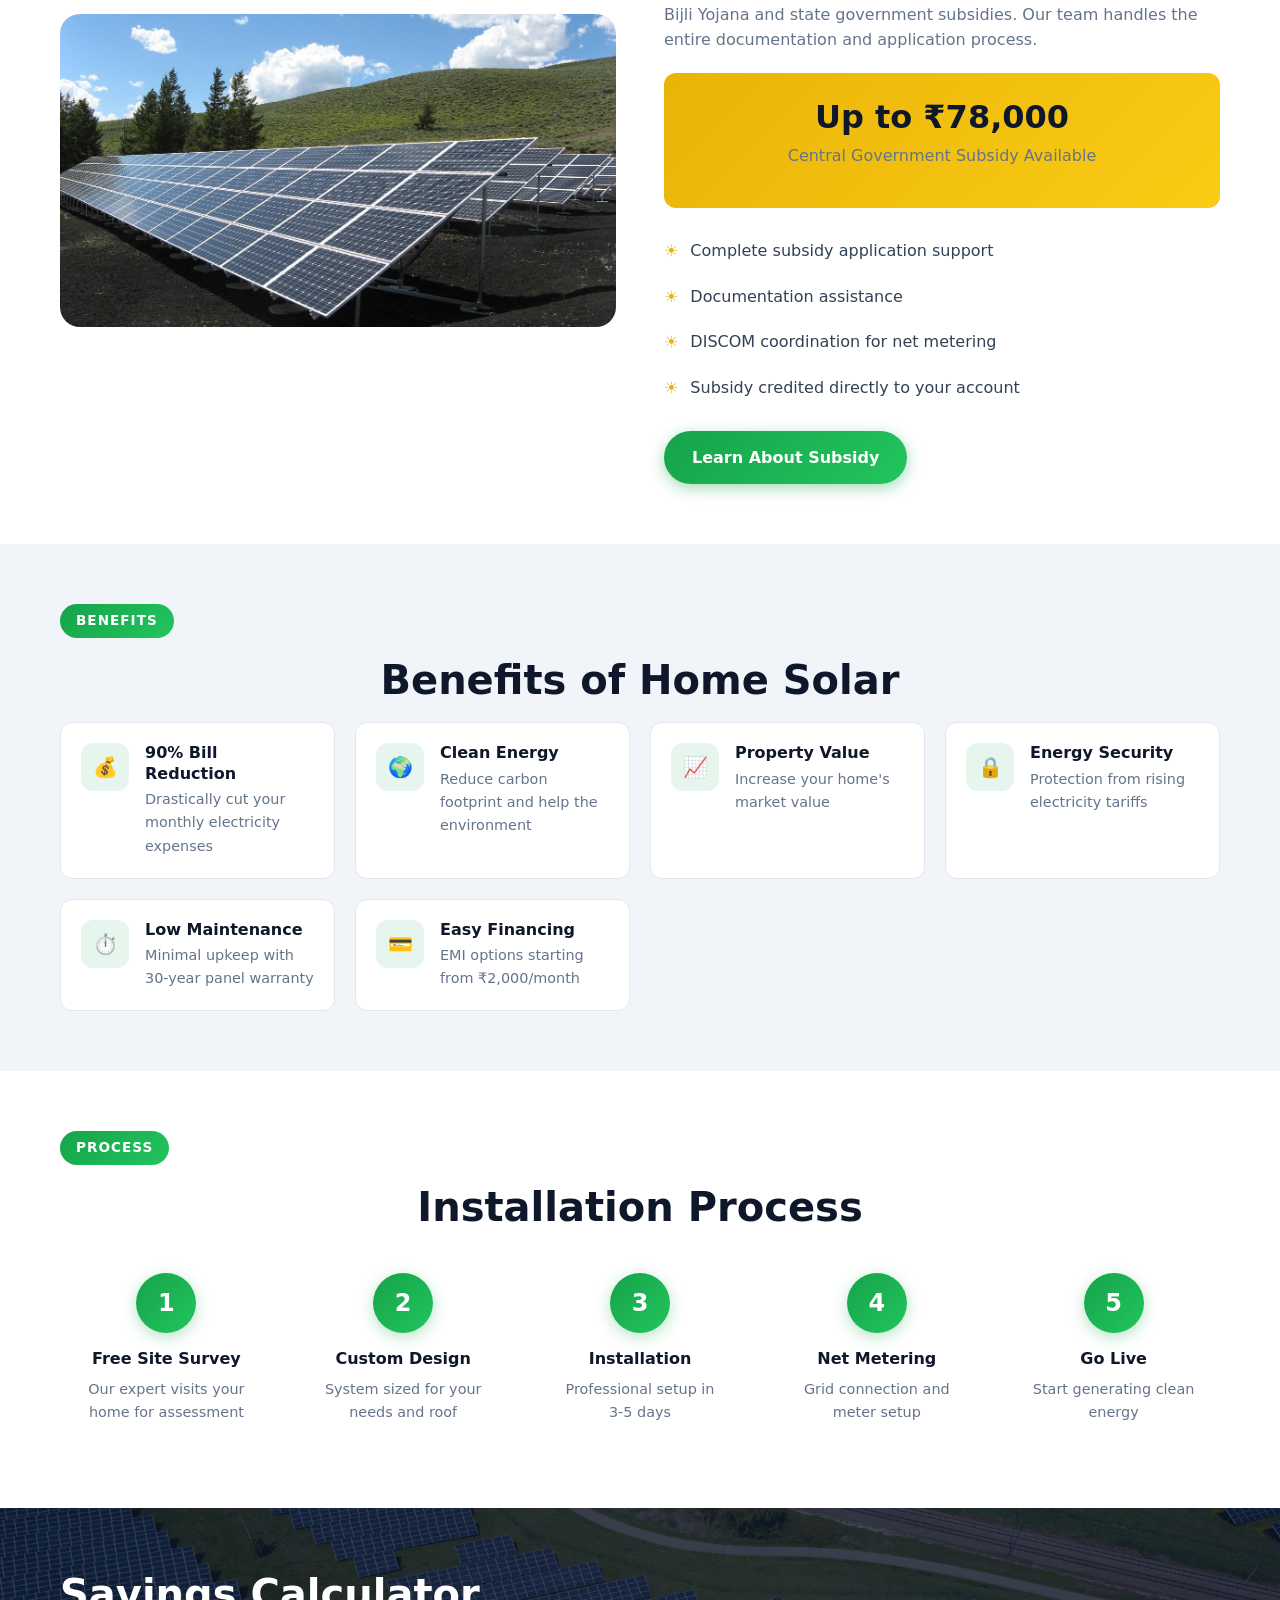
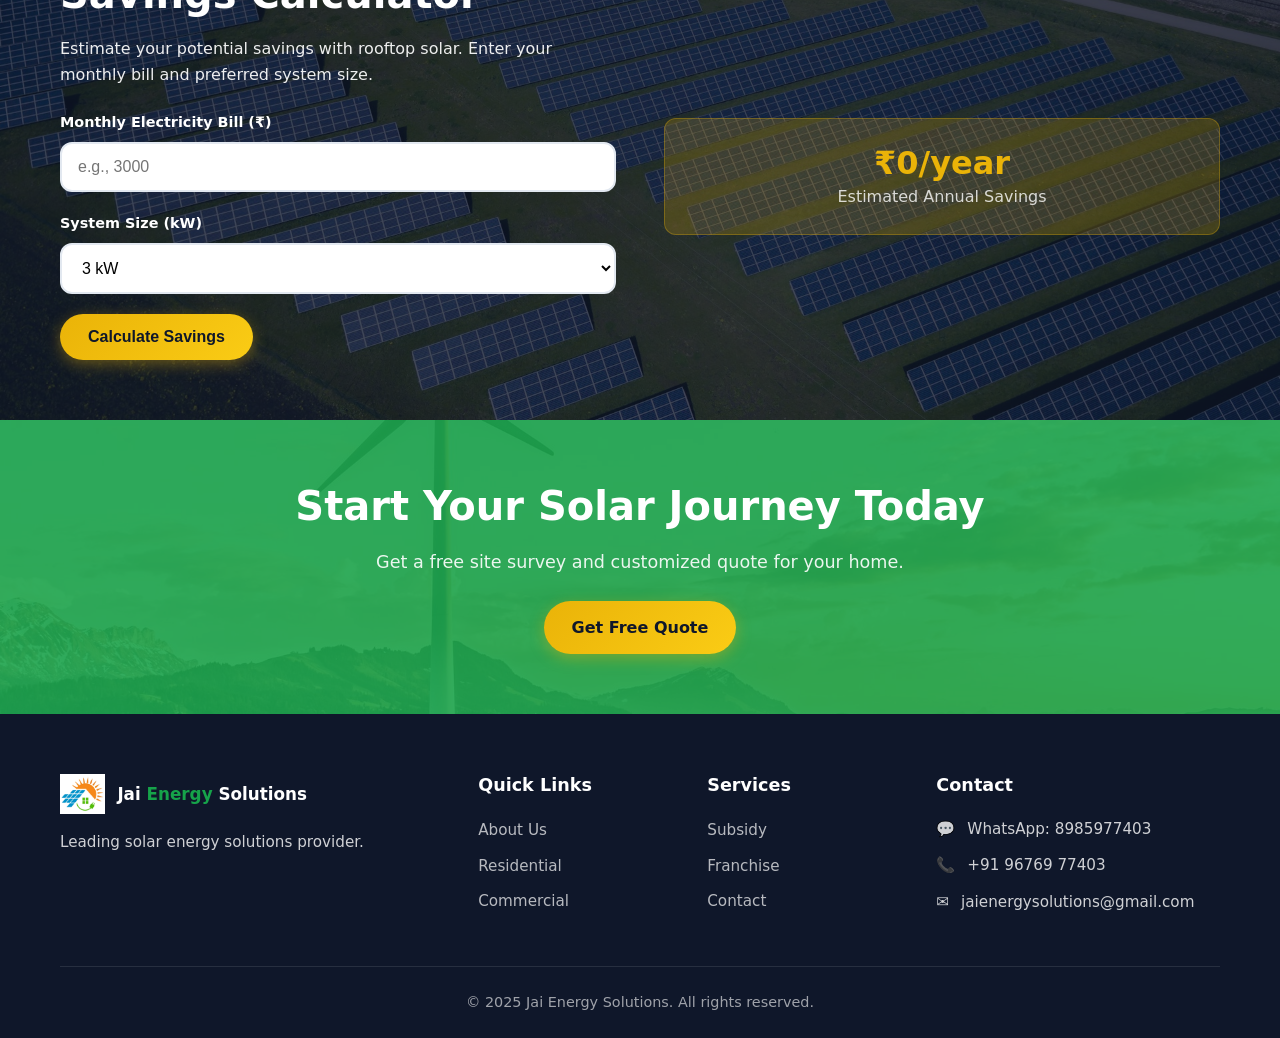
<file: residential-solar.html>
<!DOCTYPE html>
<html lang="en">
<head>
  <meta charset="UTF-8">
  <meta name="viewport" content="width=device-width, initial-scale=1.0">
  <meta name="description" content="Residential rooftop solar solutions in Andhra Pradesh and Telangana. On-grid, off-grid, and hybrid systems with government subsidy.">
  <title>Residential Solar | Jai Energy Solutions</title>
  <link rel="icon" type="image/jpeg" href="images/logo.jpg">
  <link rel="stylesheet" href="css/style.css">
</head>
<body>
  <header class="header">
    <div class="container header-inner">
      <a href="index.html" class="logo"><img src="images/logo.jpg" alt="Logo"><div class="logo-text">Jai <span>Energy</span> Solutions</div></a>
      <div class="header-nav">
      <nav class="nav-menu">
        <a href="index.html" class="nav-link">Home</a>
        <a href="about.html" class="nav-link">About Us</a>
        <div class="nav-dropdown">
          <button type="button" class="nav-link nav-dropdown-toggle" aria-expanded="false" aria-haspopup="true">
            Solutions
            <svg class="nav-chevron" width="14" height="14" viewBox="0 0 24 24" fill="currentColor" aria-hidden="true"><path d="M7.41 8.59L12 13.17l4.59-4.58L18 10l-6 6-6-6 1.41-1.41z"/></svg>
          </button>
          <div class="nav-submenu">
            <a href="residential-solar.html" class="nav-sublink">Residential</a>
            <a href="commercial-solar.html" class="nav-sublink">Commercial</a>
            <a href="industrial-solar.html" class="nav-sublink">Industrial</a>
          </div>
        </div>
        <a href="solar-products.html" class="nav-link">Products</a>
        <a href="government-subsidy.html" class="nav-link">Subsidy</a>
        <a href="franchise.html" class="nav-link">Franchise</a>
        <a href="channel-partner.html" class="nav-link">Channel Partner</a>
        <a href="contact.html" class="nav-link">Contact</a>
      </nav>
      <div class="header-cta">
        <button class="mobile-toggle" aria-label="Toggle menu"><span></span><span></span><span></span></button>
      </div>
    </div>
    </div>
  </header>

  <section class="page-header">
    <div class="container">
      <div class="breadcrumb"><a href="index.html">Home</a> <span>/</span> <span>Residential Solar</span></div>
      <h1>Residential Solar Solutions</h1>
      <p>Power your home with clean solar energy and slash your electricity bills</p>
    </div>
  </section>

  <section class="content-section">
    <div class="container">
      <div class="content-grid">
        <div class="content-text fade-in">
          <h2>Rooftop Solar for Homes</h2>
          <p>Transform your home into a mini power plant with our residential rooftop solar solutions. Designed specifically for homes in Andhra Pradesh and Telangana, our systems harness the region's abundant sunshine to generate clean electricity right on your rooftop.</p>
          <p>Whether you have a small independent house or a large villa, we design custom solar systems that match your energy needs and roof space. Our residential solutions are perfect for reducing dependence on the grid and protecting your family from rising electricity costs.</p>
        </div>
        <div class="content-image fade-in"><img src="images/residential-solar.jpg" alt="Residential rooftop solar installation"></div>
      </div>
    </div>
  </section>

  <section class="content-section section-gray">
    <div class="container">
      <div class="section-badge">System Types</div>
      <h2 class="section-title">Choose Your Solar System</h2>
      <div class="cards-grid">
        <div class="card fade-in">
          <div class="card-icon">🔌</div>
          <h3>On-Grid Systems</h3>
          <p>Connected to the electricity grid. Export excess power and earn credits through net metering. Most cost-effective option with government subsidy support.</p>
        </div>
        <div class="card fade-in">
          <div class="card-icon">🔋</div>
          <h3>Off-Grid Systems</h3>
          <p>Completely independent from the grid with battery storage. Ideal for remote areas or locations with unreliable grid power.</p>
        </div>
        <div class="card fade-in">
          <div class="card-icon">⚡</div>
          <h3>Hybrid Systems</h3>
          <p>Best of both worlds—grid-connected with battery backup. Enjoy net metering benefits plus power during outages.</p>
        </div>
      </div>
    </div>
  </section>

  <section class="content-section">
    <div class="container">
      <div class="content-grid reverse">
        <div class="content-text fade-in">
          <h2>Government Subsidy Assistance</h2>
          <p>We help you avail the maximum benefits from PM Surya Ghar Muft Bijli Yojana and state government subsidies. Our team handles the entire documentation and application process.</p>
          <div class="subsidy-highlight" style="margin: 20px 0;">
            <h4>Up to ₹78,000</h4>
            <p>Central Government Subsidy Available</p>
          </div>
          <ul class="content-list">
            <li>Complete subsidy application support</li>
            <li>Documentation assistance</li>
            <li>DISCOM coordination for net metering</li>
            <li>Subsidy credited directly to your account</li>
          </ul>
          <a href="government-subsidy.html" class="btn btn-primary">Learn About Subsidy</a>
        </div>
        <div class="content-image fade-in"><img src="images/subsidy-solar.jpg" alt="Government solar subsidy"></div>
      </div>
    </div>
  </section>

  <section class="content-section section-gray">
    <div class="container">
      <div class="section-badge">Benefits</div>
      <h2 class="section-title">Benefits of Home Solar</h2>
      <div class="features-grid">
        <div class="feature-item fade-in"><div class="feature-icon">💰</div><div><h4>90% Bill Reduction</h4><p>Drastically cut your monthly electricity expenses</p></div></div>
        <div class="feature-item fade-in"><div class="feature-icon">🌍</div><div><h4>Clean Energy</h4><p>Reduce carbon footprint and help the environment</p></div></div>
        <div class="feature-item fade-in"><div class="feature-icon">📈</div><div><h4>Property Value</h4><p>Increase your home's market value</p></div></div>
        <div class="feature-item fade-in"><div class="feature-icon">🔒</div><div><h4>Energy Security</h4><p>Protection from rising electricity tariffs</p></div></div>
        <div class="feature-item fade-in"><div class="feature-icon">⏱️</div><div><h4>Low Maintenance</h4><p>Minimal upkeep with 30-year panel warranty</p></div></div>
        <div class="feature-item fade-in"><div class="feature-icon">💳</div><div><h4>Easy Financing</h4><p>EMI options starting from ₹2,000/month</p></div></div>
      </div>
    </div>
  </section>

  <section class="content-section">
    <div class="container">
      <div class="section-badge">Process</div>
      <h2 class="section-title">Installation Process</h2>
      <div class="process-steps">
        <div class="process-step fade-in"><div class="process-number">1</div><h4>Free Site Survey</h4><p>Our expert visits your home for assessment</p></div>
        <div class="process-step fade-in"><div class="process-number">2</div><h4>Custom Design</h4><p>System sized for your needs and roof</p></div>
        <div class="process-step fade-in"><div class="process-number">3</div><h4>Installation</h4><p>Professional setup in 3-5 days</p></div>
        <div class="process-step fade-in"><div class="process-number">4</div><h4>Net Metering</h4><p>Grid connection and meter setup</p></div>
        <div class="process-step fade-in"><div class="process-number">5</div><h4>Go Live</h4><p>Start generating clean energy</p></div>
      </div>
    </div>
  </section>

  <section class="content-section section-dark">
    <div class="container">
      <div class="content-grid">
        <div class="content-text fade-in">
          <h2>Savings Calculator</h2>
          <p>Estimate your potential savings with rooftop solar. Enter your monthly bill and preferred system size.</p>
          <div class="form-group" style="margin-top: 24px;">
            <label style="color: white;">Monthly Electricity Bill (₹)</label>
            <input type="number" id="billAmount" class="form-control" placeholder="e.g., 3000" onchange="calculateSavings()">
          </div>
          <div class="form-group">
            <label style="color: white;">System Size (kW)</label>
            <select id="systemSize" class="form-control" onchange="calculateSavings()">
              <option value="1">1 kW</option>
              <option value="2">2 kW</option>
              <option value="3" selected>3 kW</option>
              <option value="5">5 kW</option>
              <option value="10">10 kW</option>
            </select>
          </div>
          <button class="btn btn-secondary" onclick="calculateSavings()">Calculate Savings</button>
        </div>
        <div class="calculator-result fade-in" id="savingsResult" style="background: rgba(234, 179, 8, 0.2); border-color: rgba(234, 179, 8, 0.3);">
          <h4 style="color: var(--yellow-primary);">₹0/year</h4>
          <p style="color: rgba(255,255,255,0.8);">Estimated Annual Savings</p>
        </div>
      </div>
    </div>
  </section>

  <section class="cta-section">
    <div class="container">
      <h2>Start Your Solar Journey Today</h2>
      <p>Get a free site survey and customized quote for your home.</p>
      <a href="#" class="btn btn-secondary" data-modal="enquiry">Get Free Quote</a>
    </div>
  </section>

  <footer class="footer">
    <div class="container">
      <div class="footer-grid">
        <div class="footer-brand"><a href="index.html" class="logo"><img src="images/logo.jpg" alt="Logo" style="height:40px;"><div class="logo-text">Jai <span>Energy</span> Solutions</div></a><p>Leading solar energy solutions provider.</p></div>
        <div><h4>Quick Links</h4><ul class="footer-links"><li><a href="about.html">About Us</a></li><li><a href="residential-solar.html">Residential</a></li><li><a href="commercial-solar.html">Commercial</a></li></ul></div>
        <div><h4>Services</h4><ul class="footer-links"><li><a href="government-subsidy.html">Subsidy</a></li><li><a href="franchise.html">Franchise</a></li><li><a href="contact.html">Contact</a></li></ul></div>
        <div><h4>Contact</h4><ul class="footer-contact"><li>💬 <a href="https://wa.me/918985977403" target="_blank" rel="noopener">WhatsApp: 8985977403</a></li><li>📞 <a href="tel:+919676977403">+91 96769 77403</a></li>
            <li>✉️ <a href="mailto:jaienergysolutions@gmail.com">jaienergysolutions@gmail.com</a></li></ul></div>
      </div>
      <div class="footer-bottom"><p>&copy; 2025 Jai Energy Solutions. All rights reserved.</p></div>
    </div>
  </footer>

  <div class="floating-buttons">
    <a href="#" class="quote-cta" data-modal="enquiry">Get Free Quote</a>
    <a href="https://wa.me/918985977403" class="floating-btn whatsapp-btn" target="_blank" rel="noopener" aria-label="WhatsApp"><svg width="28" height="28" viewBox="0 0 24 24" fill="currentColor"><path d="M17.472 14.382c-.297-.149-1.758-.867-2.03-.967-.273-.099-.471-.148-.67.15-.197.297-.767.966-.94 1.164-.173.199-.347.223-.644.075-.297-.15-1.255-.463-2.39-1.475-.883-.788-1.48-1.761-1.653-2.059-.173-.297-.018-.458.13-.606.134-.133.298-.347.446-.52.149-.174.198-.298.298-.497.099-.198.05-.371-.025-.52-.075-.149-.669-1.612-.916-2.207-.242-.579-.487-.5-.669-.51-.173-.008-.371-.01-.57-.01-.198 0-.52.074-.792.372-.272.297-1.04 1.016-1.04 2.479 0 1.462 1.065 2.875 1.213 3.074.149.198 2.096 3.2 5.077 4.487.709.306 1.262.489 1.694.626.712.227 1.36.195 1.871.118.571-.085 1.758-.719 2.006-1.413.248-.694.248-1.289.173-1.413-.074-.124-.272-.198-.57-.347m-5.421 7.403h-.004a9.87 9.87 0 01-5.031-1.378l-.361-.214-3.741.982.998-3.648-.235-.374a9.86 9.86 0 01-1.51-5.26c.001-5.45 4.436-9.884 9.888-9.884 2.64 0 5.122 1.03 7.078 2.878a9.825 9.825 0 012.893 7.078c-.003 5.45-4.435 9.884-9.885 9.884m8.413-18.297A11.815 11.815 0 0012.05 0C5.495 0 .16 5.335.157 11.892c0 2.096.547 4.142 1.588 5.945L.057 24l6.305-1.654a11.882 11.882 0 005.683 1.448h.005c6.554 0 11.89-5.335 11.893-11.893a11.821 11.821 0 00-3.48-8.413z"/></svg></a>
  </div>

  <div class="modal-overlay" id="enquiryModal">
    <div class="modal">
      <div class="modal-highlight"><h3>Free Solar Consultation</h3><p>Get a quote for your home</p></div>
      <div class="modal-body">
        <form onsubmit="handleFormSubmit(event, 'enquiry')">
          <div class="form-row"><div class="form-group"><label>Full Name *</label><input type="text" name="name" class="form-control" required></div><div class="form-group"><label>Mobile *</label><input type="tel" name="mobile" class="form-control" pattern="[0-9]{10}" required></div></div>
          <div class="form-group"><label>Email</label><input type="email" name="email" class="form-control"></div>
          <div class="form-row"><div class="form-group"><label>State *</label><select name="state" class="form-control" data-state-select required><option value="">Select</option><option value="Andhra Pradesh">Andhra Pradesh</option><option value="Telangana">Telangana</option></select></div><div class="form-group"><label>District *</label><select name="district" class="form-control" data-district-select required><option value="">Select</option></select></div></div>
          <div class="form-row"><div class="form-group"><label>Property Type *</label><select name="property_type" class="form-control" required><option value="Home">Home</option><option value="Apartment">Apartment</option></select></div><div class="form-group"><label>Monthly Bill</label><input type="number" name="electricity_bill" class="form-control"></div></div>
          <div class="form-group"><label>Message</label><textarea name="message" class="form-control" rows="3"></textarea></div>
          <button type="submit" class="btn btn-primary" style="width:100%;">Submit</button>
        </form>
        <button class="modal-close" style="position:absolute;top:16px;right:16px;background:rgba(255,255,255,0.2);color:white;">✕</button>
      </div>
    </div>
  </div>

  <script src="js/data.js"></script>
  <script src="js/main.js"></script>
</body>
</html>
</file>
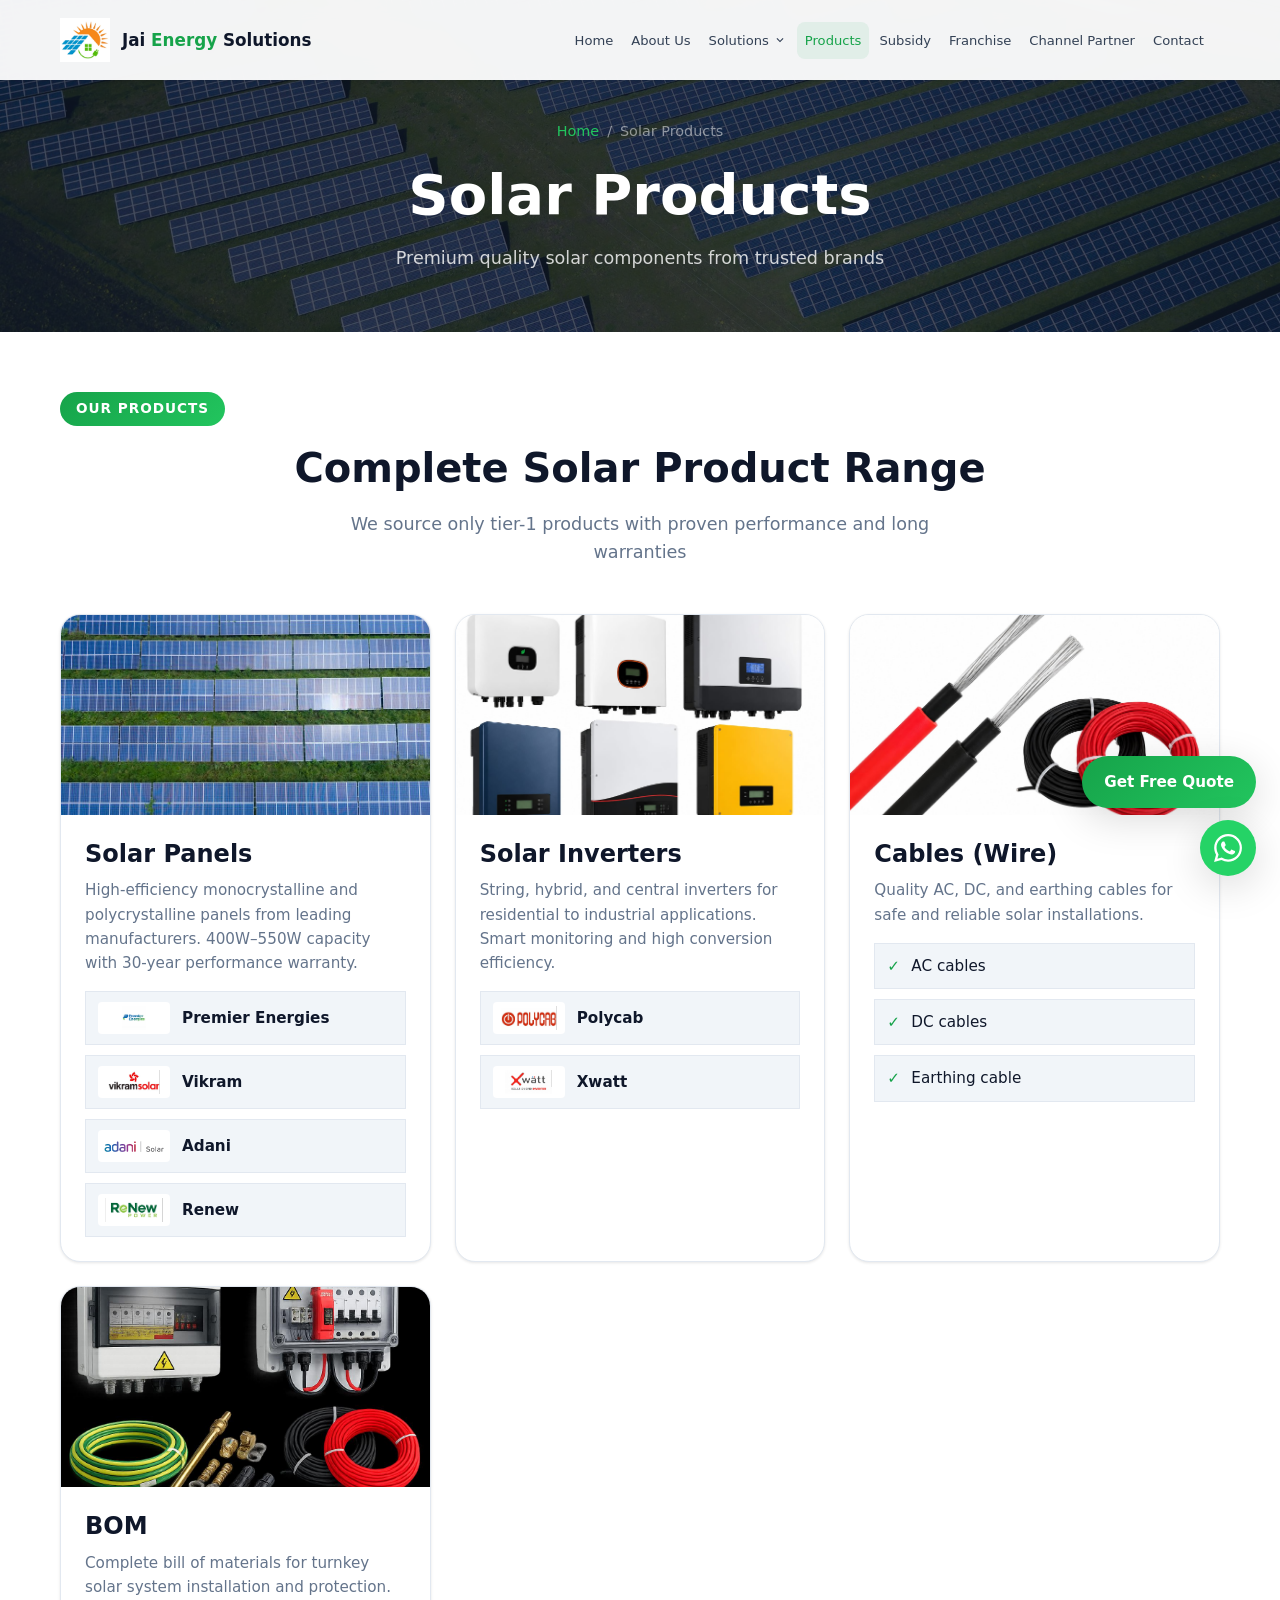
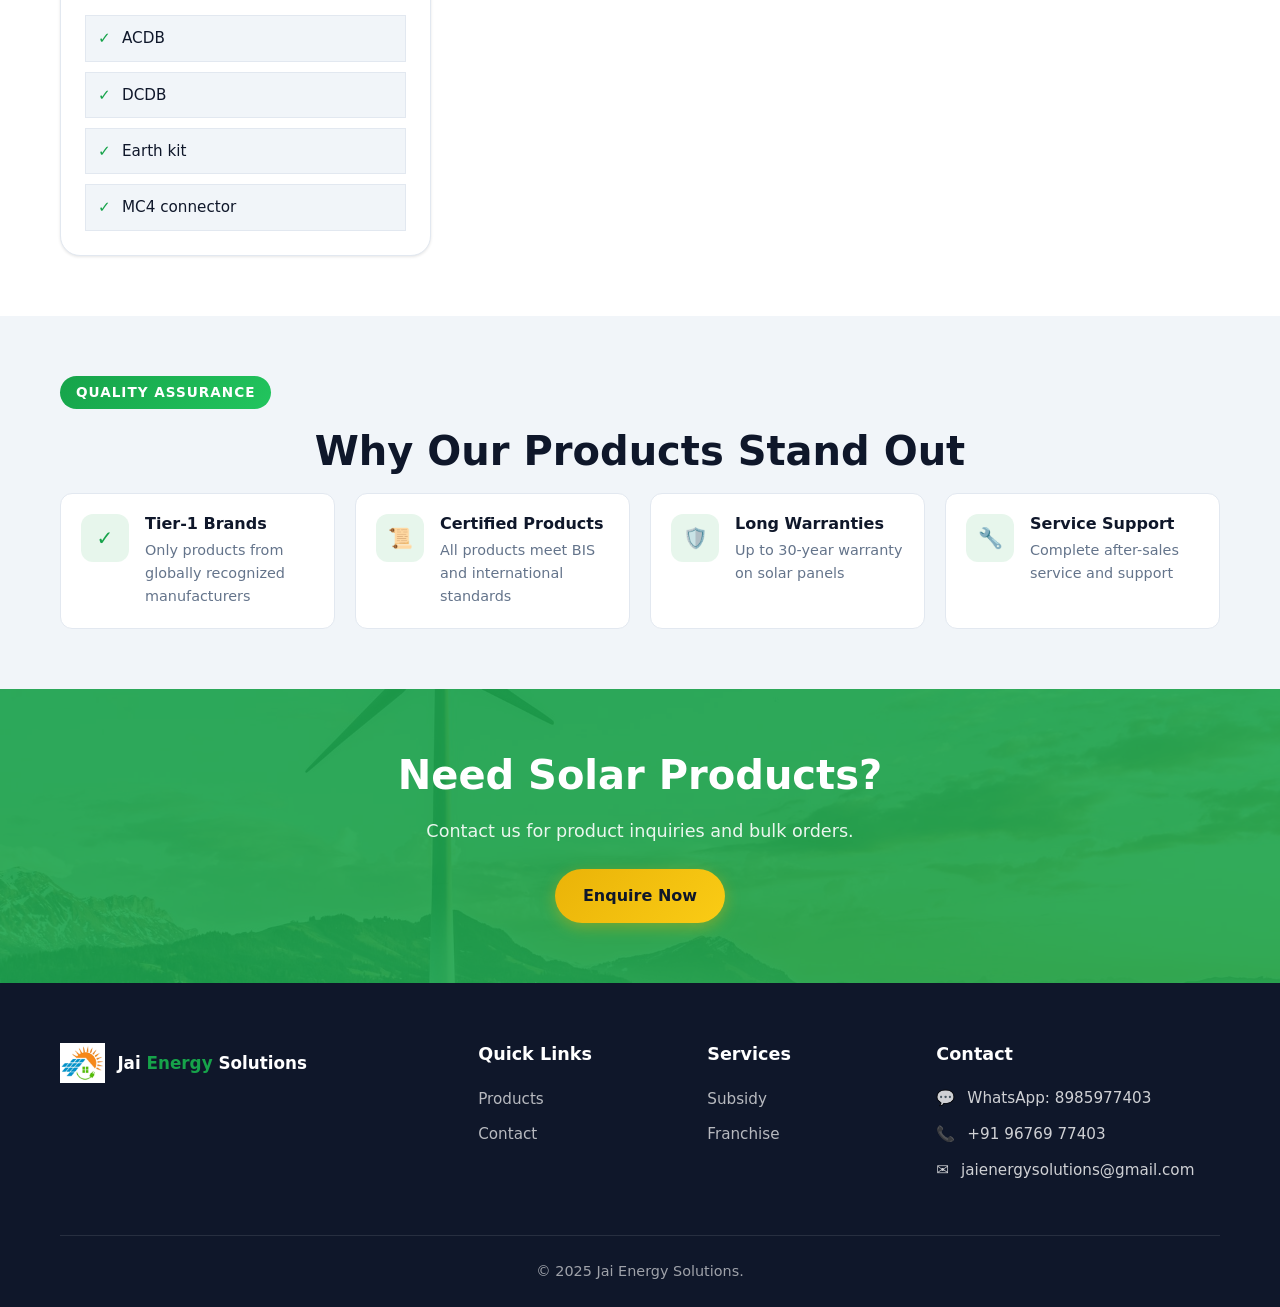
<file: solar-products.html>
<!DOCTYPE html>
<html lang="en">
<head>
  <meta charset="UTF-8">
  <meta name="viewport" content="width=device-width, initial-scale=1.0">
  <meta name="description" content="Solar panels, inverters, batteries, water heaters, street lights, and EV charging solutions from Jai Energy Solutions.">
  <title>Solar Products | Jai Energy Solutions</title>
  <link rel="icon" type="image/jpeg" href="images/logo.jpg">
  <link rel="stylesheet" href="css/style.css">
</head>
<body>
  <header class="header">
    <div class="container header-inner">
      <a href="index.html" class="logo"><img src="images/logo.jpg" alt="Logo"><div class="logo-text">Jai <span>Energy</span> Solutions</div></a>
      <div class="header-nav">
      <nav class="nav-menu">
        <a href="index.html" class="nav-link">Home</a>
        <a href="about.html" class="nav-link">About Us</a>
        <div class="nav-dropdown">
          <button type="button" class="nav-link nav-dropdown-toggle" aria-expanded="false" aria-haspopup="true">
            Solutions
            <svg class="nav-chevron" width="14" height="14" viewBox="0 0 24 24" fill="currentColor" aria-hidden="true"><path d="M7.41 8.59L12 13.17l4.59-4.58L18 10l-6 6-6-6 1.41-1.41z"/></svg>
          </button>
          <div class="nav-submenu">
            <a href="residential-solar.html" class="nav-sublink">Residential</a>
            <a href="commercial-solar.html" class="nav-sublink">Commercial</a>
            <a href="industrial-solar.html" class="nav-sublink">Industrial</a>
          </div>
        </div>
        <a href="solar-products.html" class="nav-link">Products</a>
        <a href="government-subsidy.html" class="nav-link">Subsidy</a>
        <a href="franchise.html" class="nav-link">Franchise</a>
        <a href="channel-partner.html" class="nav-link">Channel Partner</a>
        <a href="contact.html" class="nav-link">Contact</a>
      </nav>
      <div class="header-cta">
        <button class="mobile-toggle" aria-label="Toggle menu"><span></span><span></span><span></span></button>
      </div>
    </div>
    </div>
  </header>

  <section class="page-header">
    <div class="container">
      <div class="breadcrumb"><a href="index.html">Home</a> <span>/</span> <span>Solar Products</span></div>
      <h1>Solar Products</h1>
      <p>Premium quality solar components from trusted brands</p>
    </div>
  </section>

  <section class="content-section">
    <div class="container">
      <div class="section-badge">Our Products</div>
      <h2 class="section-title">Complete Solar Product Range</h2>
      <p class="section-subtitle">We source only tier-1 products with proven performance and long warranties</p>
      <div class="products-grid">
        <div class="product-card fade-in">
          <div class="product-image"><img src="images/solar-panel.jpg" alt="Solar panels"></div>
          <div class="product-content">
            <h3>Solar Panels</h3>
            <p>High-efficiency monocrystalline and polycrystalline panels from leading manufacturers. 400W–550W capacity with 30-year performance warranty.</p>
            <ul class="product-brands">
              <li><img src="images/brands/premier-energies.png" alt="Premier Energies logo"><span>Premier Energies</span></li>
              <li><img src="images/brands/vikram.jpg" alt="Vikram logo"><span>Vikram</span></li>
              <li><img src="images/brands/adani.png" alt="Adani logo"><span>Adani</span></li>
              <li><img src="images/brands/renew.jpg" alt="Renew logo"><span>Renew</span></li>
            </ul>
          </div>
        </div>
        <div class="product-card fade-in">
          <div class="product-image"><img src="images/inverters.jpg" alt="Solar inverters"></div>
          <div class="product-content">
            <h3>Solar Inverters</h3>
            <p>String, hybrid, and central inverters for residential to industrial applications. Smart monitoring and high conversion efficiency.</p>
            <ul class="product-brands">
              <li><img src="images/brands/polycab.jpg" alt="Polycab logo"><span>Polycab</span></li>
              <li><img src="images/brands/xwatt.jpg" alt="Xwatt logo"><span>Xwatt</span></li>
            </ul>
          </div>
        </div>
        <div class="product-card fade-in">
          <div class="product-image"><img src="images/cablewires.jpg" alt="Solar cables and wires"></div>
          <div class="product-content">
            <h3>Cables (Wire)</h3>
            <p>Quality AC, DC, and earthing cables for safe and reliable solar installations.</p>
            <ul class="product-items">
              <li>AC cables</li>
              <li>DC cables</li>
              <li>Earthing cable</li>
            </ul>
          </div>
        </div>
        <div class="product-card fade-in">
          <div class="product-image"><img src="images/bom.jpg" alt="Solar BOM components"></div>
          <div class="product-content">
            <h3>BOM</h3>
            <p>Complete bill of materials for turnkey solar system installation and protection.</p>
            <ul class="product-items">
              <li>ACDB</li>
              <li>DCDB</li>
              <li>Earth kit</li>
              <li>MC4 connector</li>
            </ul>
          </div>
        </div>
      </div>
    </div>
  </section>

  <section class="content-section section-gray">
    <div class="container">
      <div class="section-badge">Quality Assurance</div>
      <h2 class="section-title">Why Our Products Stand Out</h2>
      <div class="features-grid">
        <div class="feature-item fade-in"><div class="feature-icon">✓</div><div><h4>Tier-1 Brands</h4><p>Only products from globally recognized manufacturers</p></div></div>
        <div class="feature-item fade-in"><div class="feature-icon">📜</div><div><h4>Certified Products</h4><p>All products meet BIS and international standards</p></div></div>
        <div class="feature-item fade-in"><div class="feature-icon">🛡️</div><div><h4>Long Warranties</h4><p>Up to 30-year warranty on solar panels</p></div></div>
        <div class="feature-item fade-in"><div class="feature-icon">🔧</div><div><h4>Service Support</h4><p>Complete after-sales service and support</p></div></div>
      </div>
    </div>
  </section>

  <section class="cta-section">
    <div class="container">
      <h2>Need Solar Products?</h2>
      <p>Contact us for product inquiries and bulk orders.</p>
      <a href="#" class="btn btn-secondary" data-modal="enquiry">Enquire Now</a>
    </div>
  </section>

  <footer class="footer">
    <div class="container">
      <div class="footer-grid">
        <div class="footer-brand"><a href="index.html" class="logo"><img src="images/logo.jpg" alt="Logo" style="height:40px;"><div class="logo-text">Jai <span>Energy</span> Solutions</div></a></div>
        <div><h4>Quick Links</h4><ul class="footer-links"><li><a href="solar-products.html">Products</a></li><li><a href="contact.html">Contact</a></li></ul></div>
        <div><h4>Services</h4><ul class="footer-links"><li><a href="government-subsidy.html">Subsidy</a></li><li><a href="franchise.html">Franchise</a></li></ul></div>
        <div><h4>Contact</h4><ul class="footer-contact"><li>💬 <a href="https://wa.me/918985977403" target="_blank" rel="noopener">WhatsApp: 8985977403</a></li><li>📞 <a href="tel:+919676977403">+91 96769 77403</a></li>
            <li>✉️ <a href="mailto:jaienergysolutions@gmail.com">jaienergysolutions@gmail.com</a></li></ul></div>
      </div>
      <div class="footer-bottom"><p>&copy; 2025 Jai Energy Solutions.</p></div>
    </div>
  </footer>

  <div class="floating-buttons">
    <a href="#" class="quote-cta" data-modal="enquiry">Get Free Quote</a>
    <a href="https://wa.me/918985977403" class="floating-btn whatsapp-btn" target="_blank" rel="noopener" aria-label="WhatsApp"><svg width="28" height="28" viewBox="0 0 24 24" fill="currentColor"><path d="M17.472 14.382c-.297-.149-1.758-.867-2.03-.967-.273-.099-.471-.148-.67.15-.197.297-.767.966-.94 1.164-.173.199-.347.223-.644.075-.297-.15-1.255-.463-2.39-1.475-.883-.788-1.48-1.761-1.653-2.059-.173-.297-.018-.458.13-.606.134-.133.298-.347.446-.52.149-.174.198-.298.298-.497.099-.198.05-.371-.025-.52-.075-.149-.669-1.612-.916-2.207-.242-.579-.487-.5-.669-.51-.173-.008-.371-.01-.57-.01-.198 0-.52.074-.792.372-.272.297-1.04 1.016-1.04 2.479 0 1.462 1.065 2.875 1.213 3.074.149.198 2.096 3.2 5.077 4.487.709.306 1.262.489 1.694.626.712.227 1.36.195 1.871.118.571-.085 1.758-.719 2.006-1.413.248-.694.248-1.289.173-1.413-.074-.124-.272-.198-.57-.347m-5.421 7.403h-.004a9.87 9.87 0 01-5.031-1.378l-.361-.214-3.741.982.998-3.648-.235-.374a9.86 9.86 0 01-1.51-5.26c.001-5.45 4.436-9.884 9.888-9.884 2.64 0 5.122 1.03 7.078 2.878a9.825 9.825 0 012.893 7.078c-.003 5.45-4.435 9.884-9.885 9.884m8.413-18.297A11.815 11.815 0 0012.05 0C5.495 0 .16 5.335.157 11.892c0 2.096.547 4.142 1.588 5.945L.057 24l6.305-1.654a11.882 11.882 0 005.683 1.448h.005c6.554 0 11.89-5.335 11.893-11.893a11.821 11.821 0 00-3.48-8.413z"/></svg></a>
  </div>

  <div class="modal-overlay" id="enquiryModal">
    <div class="modal">
      <div class="modal-highlight"><h3>Product Enquiry</h3><p>Get details on our solar products</p></div>
      <div class="modal-body">
        <form onsubmit="handleFormSubmit(event, 'enquiry')">
          <div class="form-row"><div class="form-group"><label>Full Name *</label><input type="text" name="name" class="form-control" required></div><div class="form-group"><label>Mobile *</label><input type="tel" name="mobile" class="form-control" pattern="[0-9]{10}" required></div></div>
          <div class="form-group"><label>Email</label><input type="email" name="email" class="form-control"></div>
          <div class="form-row"><div class="form-group"><label>State *</label><select name="state" class="form-control" data-state-select required><option value="">Select</option><option value="Andhra Pradesh">Andhra Pradesh</option><option value="Telangana">Telangana</option></select></div><div class="form-group"><label>District *</label><select name="district" class="form-control" data-district-select required><option value="">Select</option></select></div></div>
          <div class="form-group"><label>Message</label><textarea name="message" class="form-control" rows="3" placeholder="Which products are you interested in?"></textarea></div>
          <button type="submit" class="btn btn-primary" style="width:100%;">Submit</button>
        </form>
        <button class="modal-close" style="position:absolute;top:16px;right:16px;background:rgba(255,255,255,0.2);color:white;">✕</button>
      </div>
    </div>
  </div>

  <script src="js/data.js"></script>
  <script src="js/main.js"></script>
</body>
</html>
</file>
<file: css/style.css>
/* Jai Energy Solutions - Main Styles */
:root {
  --green-primary: #16a34a;
  --green-dark: #15803d;
  --green-light: #22c55e;
  --yellow-primary: #eab308;
  --yellow-dark: #ca8a04;
  --yellow-light: #facc15;
  --white: #ffffff;
  --dark: #0f172a;
  --dark-secondary: #1e293b;
  --gray-100: #f1f5f9;
  --gray-200: #e2e8f0;
  --gray-300: #cbd5e1;
  --gray-500: #64748b;
  --gray-700: #334155;
  --shadow-sm: 0 1px 3px rgba(0,0,0,0.1);
  --shadow-md: 0 4px 20px rgba(0,0,0,0.1);
  --shadow-lg: 0 10px 40px rgba(0,0,0,0.15);
  --transition: all 0.3s ease;
  --radius: 12px;
  --radius-lg: 20px;
  --header-height: 80px;
}

*, *::before, *::after { box-sizing: border-box; margin: 0; padding: 0; }

html { scroll-behavior: smooth; }

body {
  font-family: 'Segoe UI', system-ui, -apple-system, sans-serif;
  color: var(--gray-700);
  line-height: 1.6;
  background: var(--white);
  overflow-x: hidden;
}

img { max-width: 100%; height: auto; display: block; }

a { text-decoration: none; color: inherit; transition: var(--transition); }

ul { list-style: none; }

.container {
  max-width: 1200px;
  margin: 0 auto;
  padding: 0 20px;
}

/* Typography */
h1, h2, h3, h4, h5, h6 {
  color: var(--dark);
  line-height: 1.3;
  font-weight: 700;
}

h1 { font-size: clamp(2rem, 5vw, 3.5rem); }
h2 { font-size: clamp(1.75rem, 4vw, 2.5rem); }
h3 { font-size: clamp(1.25rem, 3vw, 1.5rem); }

.section-title {
  text-align: center;
  margin-bottom: 1rem;
}

.section-subtitle {
  text-align: center;
  color: var(--gray-500);
  max-width: 600px;
  margin: 0 auto 3rem;
  font-size: 1.1rem;
}

.section-badge {
  display: inline-block;
  background: linear-gradient(135deg, var(--green-primary), var(--green-light));
  color: var(--white);
  padding: 6px 16px;
  border-radius: 50px;
  font-size: 0.85rem;
  font-weight: 600;
  margin-bottom: 1rem;
  text-transform: uppercase;
  letter-spacing: 1px;
}

/* Buttons */
.btn {
  display: inline-flex;
  align-items: center;
  gap: 8px;
  padding: 14px 28px;
  border-radius: 50px;
  font-weight: 600;
  font-size: 1rem;
  border: none;
  cursor: pointer;
  transition: var(--transition);
  text-align: center;
}

.btn-primary {
  background: linear-gradient(135deg, var(--green-primary), var(--green-light));
  color: var(--white);
  box-shadow: 0 4px 15px rgba(22, 163, 74, 0.4);
}

.btn-primary:hover {
  transform: translateY(-2px);
  box-shadow: 0 6px 25px rgba(22, 163, 74, 0.5);
}

.btn-secondary {
  background: linear-gradient(135deg, var(--yellow-primary), var(--yellow-light));
  color: var(--dark);
  box-shadow: 0 4px 15px rgba(234, 179, 8, 0.4);
}

.btn-secondary:hover {
  transform: translateY(-2px);
  box-shadow: 0 6px 25px rgba(234, 179, 8, 0.5);
}

.btn-outline {
  background: transparent;
  border: 2px solid var(--white);
  color: var(--white);
}

.btn-outline:hover {
  background: var(--white);
  color: var(--green-primary);
}

.btn-dark {
  background: var(--dark);
  color: var(--white);
}

.btn-dark:hover {
  background: var(--dark-secondary);
  transform: translateY(-2px);
}

/* Header */
.header {
  position: fixed;
  top: 0;
  left: 0;
  right: 0;
  z-index: 1000;
  background: rgba(255, 255, 255, 0.95);
  backdrop-filter: blur(10px);
  box-shadow: var(--shadow-sm);
  transition: var(--transition);
}

.header.scrolled {
  box-shadow: var(--shadow-md);
}

.header-inner {
  display: flex;
  align-items: center;
  justify-content: space-between;
  gap: 20px;
  height: var(--header-height);
}

.logo {
  display: flex;
  align-items: center;
  gap: 12px;
  flex-shrink: 0;
}

.logo img {
  height: 50px;
  width: auto;
  object-fit: contain;
  flex-shrink: 0;
}

.logo-text {
  font-size: 1.25rem;
  font-weight: 700;
  color: var(--dark);
  white-space: nowrap;
}

.logo-text span {
  color: var(--green-primary);
}

.header-nav {
  display: flex;
  align-items: center;
  gap: 8px;
  flex-shrink: 0;
  margin-left: auto;
}

.nav-menu {
  display: flex;
  align-items: center;
  justify-content: flex-end;
  gap: 4px;
  flex-wrap: nowrap;
}

.header-cta {
  display: flex;
  align-items: center;
  flex-shrink: 0;
}

.nav-link {
  padding: 8px 12px;
  font-weight: 500;
  color: var(--gray-700);
  border-radius: 8px;
  font-size: 0.9rem;
  white-space: nowrap;
  flex-shrink: 0;
}

.nav-link:hover, .nav-link.active {
  color: var(--green-primary);
  background: rgba(22, 163, 74, 0.08);
}

/* Nav dropdown — Residential / Commercial / Industrial */
.nav-dropdown {
  position: relative;
}

.nav-dropdown-toggle {
  display: inline-flex;
  align-items: center;
  gap: 4px;
  background: none;
  border: none;
  cursor: pointer;
  font-family: inherit;
}

.nav-chevron {
  transition: transform 0.25s ease;
  flex-shrink: 0;
}

.nav-dropdown:hover .nav-chevron,
.nav-dropdown.open .nav-chevron {
  transform: rotate(180deg);
}

.nav-submenu {
  position: absolute;
  top: calc(100% + 8px);
  right: 0;
  min-width: 200px;
  background: var(--white);
  border-radius: var(--radius);
  box-shadow: var(--shadow-lg);
  border: 1px solid var(--gray-200);
  padding: 8px;
  opacity: 0;
  visibility: hidden;
  transform: translateY(6px);
  transition: opacity 0.25s ease, transform 0.25s ease, visibility 0.25s ease;
  z-index: 1001;
}

.nav-dropdown:hover .nav-submenu,
.nav-dropdown.open .nav-submenu {
  opacity: 1;
  visibility: visible;
  transform: translateY(0);
}

.nav-sublink {
  display: block;
  padding: 10px 14px;
  font-weight: 500;
  color: var(--gray-700);
  border-radius: 8px;
  font-size: 0.9rem;
  white-space: nowrap;
  transition: var(--transition);
}

.nav-sublink:hover,
.nav-sublink.active {
  color: var(--green-primary);
  background: rgba(22, 163, 74, 0.08);
}

.mobile-toggle {
  display: none;
  background: none;
  border: none;
  cursor: pointer;
  padding: 8px;
}

.mobile-toggle span {
  display: block;
  width: 25px;
  height: 3px;
  background: var(--dark);
  margin: 5px 0;
  transition: var(--transition);
  border-radius: 2px;
}

/* Hero */
.hero {
  position: relative;
  min-height: 100vh;
  display: flex;
  align-items: center;
  overflow: hidden;
  padding-top: var(--header-height);
  background-color: var(--dark);
}

.hero-bg {
  position: absolute;
  inset: 0;
  z-index: 0;
}

.hero-bg img {
  width: 100%;
  height: 100%;
  object-fit: cover;
  object-position: center;
  display: block;
}

.hero::before {
  content: '';
  position: absolute;
  inset: 0;
  background: linear-gradient(
    135deg,
    rgba(15, 23, 42, 0.55) 0%,
    rgba(15, 23, 42, 0.45) 50%,
    rgba(13, 79, 43, 0.5) 100%
  );
  z-index: 1;
}

.hero > .container {
  position: relative;
  z-index: 2;
}

.hero-content {
  position: relative;
  z-index: 2;
  max-width: 700px;
}

.hero-badge {
  display: inline-flex;
  align-items: center;
  gap: 8px;
  background: rgba(22, 163, 74, 0.2);
  border: 1px solid rgba(22, 163, 74, 0.3);
  color: var(--green-light);
  padding: 8px 20px;
  border-radius: 50px;
  font-size: 0.9rem;
  font-weight: 600;
  margin-bottom: 1.5rem;
  animation: fadeInUp 0.8s ease;
}

.hero h1 {
  color: var(--white);
  margin-bottom: 1.5rem;
  animation: fadeInUp 0.8s ease 0.2s both;
}

.hero h1 .highlight {
  background: linear-gradient(135deg, var(--yellow-primary), var(--yellow-light));
  -webkit-background-clip: text;
  -webkit-text-fill-color: transparent;
  background-clip: text;
}

.hero-text {
  color: rgba(255, 255, 255, 0.85);
  font-size: 1.15rem;
  margin-bottom: 2rem;
  animation: fadeInUp 0.8s ease 0.4s both;
}

.hero-buttons {
  display: flex;
  flex-wrap: wrap;
  gap: 16px;
  animation: fadeInUp 0.8s ease 0.6s both;
}

.hero-stats {
  display: flex;
  gap: 40px;
  margin-top: 3rem;
  animation: fadeInUp 0.8s ease 0.8s both;
}

.hero-stat h3 {
  color: var(--yellow-primary);
  font-size: 2rem;
  margin-bottom: 4px;
}

.hero-stat p {
  color: rgba(255, 255, 255, 0.7);
  font-size: 0.9rem;
}

.hero-visual {
  display: none;
}

/* Sections */
.section {
  padding: 80px 0;
}

.section-dark {
  position: relative;
  background: url('../images/page-header-solar.jpg') center center / cover no-repeat;
  color: var(--white);
}

.section-dark::before {
  content: '';
  position: absolute;
  inset: 0;
  background: rgba(15, 23, 42, 0.78);
  z-index: 0;
}

.section-dark > .container {
  position: relative;
  z-index: 1;
}

.section-dark h2,
.section-dark h3,
.section-dark .section-title {
  color: var(--white);
}

.section-dark .content-text h2,
.section-dark .content-text h3 {
  color: var(--white);
}

.section-dark .content-text p {
  color: rgba(255, 255, 255, 0.92);
}

.section-dark .content-list li {
  color: rgba(255, 255, 255, 0.9);
}

.section-dark .process-step p,
.section-dark .section-subtitle {
  color: rgba(255, 255, 255, 0.85);
}

.section-dark .process-step h4 {
  color: var(--white);
}

.section-gray {
  background: var(--gray-100);
}

/* Cards Grid */
.cards-grid {
  display: grid;
  grid-template-columns: repeat(auto-fit, minmax(280px, 1fr));
  gap: 24px;
}

.card {
  background: var(--white);
  border-radius: var(--radius-lg);
  padding: 32px;
  box-shadow: var(--shadow-sm);
  transition: var(--transition);
  border: 1px solid var(--gray-200);
}

.card:hover {
  transform: translateY(-8px);
  box-shadow: var(--shadow-lg);
}

.card-icon {
  width: 64px;
  height: 64px;
  background: linear-gradient(135deg, var(--green-primary), var(--green-light));
  border-radius: 16px;
  display: flex;
  align-items: center;
  justify-content: center;
  margin-bottom: 20px;
  font-size: 28px;
}

.card h3 {
  margin-bottom: 12px;
}

.card p {
  color: var(--gray-500);
  margin-bottom: 16px;
}

.card-link {
  color: var(--green-primary);
  font-weight: 600;
  display: flex;
  align-items: center;
  gap: 6px;
}

.card-link:hover {
  gap: 10px;
}

/* Solution Cards */
.solution-card {
  position: relative;
  border-radius: var(--radius-lg);
  overflow: hidden;
  min-height: 320px;
  display: flex;
  flex-direction: column;
  justify-content: flex-end;
  padding: 32px;
  color: var(--white);
  transition: var(--transition);
}

.solution-card::before {
  content: '';
  position: absolute;
  inset: 0;
  background: linear-gradient(to top, rgba(15, 23, 42, 0.95) 0%, rgba(15, 23, 42, 0.4) 100%);
  z-index: 1;
}

.solution-card.residential { background: url('../images/residential-solar.jpg') center center / cover no-repeat; }
.solution-card.commercial { background: url('../images/commercial-solar.jpg') center center / cover no-repeat; }
.solution-card.industrial { background: url('../images/industrial-solar.jpg') center center / cover no-repeat; }

.solution-card:hover {
  transform: scale(1.02);
}

.solution-card * {
  position: relative;
  z-index: 2;
}

.solution-card h3 {
  color: var(--white);
  font-size: 1.5rem;
  margin-bottom: 8px;
}

.solution-card p {
  opacity: 0.9;
  margin-bottom: 16px;
}

/* Process Steps */
.process-steps {
  display: grid;
  grid-template-columns: repeat(auto-fit, minmax(200px, 1fr));
  gap: 24px;
  position: relative;
}

.process-step {
  text-align: center;
  padding: 24px;
  position: relative;
}

.process-number {
  width: 60px;
  height: 60px;
  background: linear-gradient(135deg, var(--green-primary), var(--green-light));
  color: var(--white);
  border-radius: 50%;
  display: flex;
  align-items: center;
  justify-content: center;
  font-size: 1.5rem;
  font-weight: 700;
  margin: 0 auto 16px;
  box-shadow: 0 4px 15px rgba(22, 163, 74, 0.3);
}

.process-step h4 {
  margin-bottom: 8px;
}

.process-step p {
  color: var(--gray-500);
  font-size: 0.9rem;
}

/* Why Choose Us */
.features-grid {
  display: grid;
  grid-template-columns: repeat(auto-fit, minmax(250px, 1fr));
  gap: 20px;
}

.feature-item {
  display: flex;
  gap: 16px;
  padding: 20px;
  background: var(--white);
  border-radius: var(--radius);
  border: 1px solid var(--gray-200);
  transition: var(--transition);
}

.feature-item:hover {
  border-color: var(--green-primary);
  box-shadow: var(--shadow-md);
}

.feature-icon {
  width: 48px;
  height: 48px;
  background: rgba(22, 163, 74, 0.1);
  border-radius: 12px;
  display: flex;
  align-items: center;
  justify-content: center;
  color: var(--green-primary);
  font-size: 1.25rem;
  flex-shrink: 0;
}

.feature-item h4 {
  margin-bottom: 4px;
  font-size: 1rem;
}

.feature-item p {
  color: var(--gray-500);
  font-size: 0.9rem;
}

/* Testimonials */
.testimonials-slider {
  display: grid;
  grid-template-columns: repeat(auto-fit, minmax(300px, 1fr));
  gap: 24px;
}

.testimonial-card {
  background: var(--white);
  border-radius: var(--radius-lg);
  padding: 32px;
  box-shadow: var(--shadow-sm);
  border: 1px solid var(--gray-200);
}

.testimonial-stars {
  color: var(--yellow-primary);
  font-size: 1.2rem;
  margin-bottom: 16px;
}

.testimonial-text {
  font-style: italic;
  color: var(--gray-700);
  margin-bottom: 20px;
  line-height: 1.7;
}

.testimonial-author {
  display: flex;
  align-items: center;
  gap: 12px;
}

.author-avatar {
  width: 48px;
  height: 48px;
  background: linear-gradient(135deg, var(--green-primary), var(--green-light));
  border-radius: 50%;
  display: flex;
  align-items: center;
  justify-content: center;
  color: var(--white);
  font-weight: 700;
}

.author-info h5 {
  font-size: 1rem;
  margin-bottom: 2px;
}

.author-info span {
  color: var(--gray-500);
  font-size: 0.85rem;
}

/* FAQ */
.faq-list {
  max-width: 800px;
  margin: 0 auto;
}

.faq-item {
  background: var(--white);
  border-radius: var(--radius);
  margin-bottom: 12px;
  border: 1px solid var(--gray-200);
  overflow: hidden;
}

.faq-question {
  padding: 20px 24px;
  cursor: pointer;
  display: flex;
  justify-content: space-between;
  align-items: center;
  font-weight: 600;
  color: var(--dark);
  transition: var(--transition);
}

.faq-question:hover {
  color: var(--green-primary);
}

.faq-icon {
  width: 24px;
  height: 24px;
  transition: var(--transition);
  flex-shrink: 0;
}

.faq-item.active .faq-icon {
  transform: rotate(180deg);
}

.faq-answer {
  padding: 0 24px;
  max-height: 0;
  overflow: hidden;
  transition: max-height 0.3s ease, padding 0.3s ease;
  color: var(--gray-500);
}

.faq-item.active .faq-answer {
  padding: 0 24px 20px;
  max-height: 500px;
}

/* CTA Section */
.cta-section {
  position: relative;
  background: url('../images/cta-solar.jpg') center center / cover no-repeat;
  padding: 60px 0;
  text-align: center;
}

.cta-section::before {
  content: '';
  position: absolute;
  inset: 0;
  background: rgba(22, 163, 74, 0.88);
  z-index: 0;
}

.cta-section > .container {
  position: relative;
  z-index: 1;
}

.cta-section h2 {
  color: var(--white);
  margin-bottom: 16px;
}

.cta-section p {
  color: rgba(255, 255, 255, 0.9);
  margin-bottom: 24px;
  font-size: 1.1rem;
}

/* Opportunity Cards */
.opportunity-grid {
  display: grid;
  grid-template-columns: repeat(auto-fit, minmax(400px, 1fr));
  gap: 32px;
}

.opportunity-card {
  background: var(--white);
  border-radius: var(--radius-lg);
  padding: 40px;
  box-shadow: var(--shadow-md);
  border: 2px solid transparent;
  transition: var(--transition);
}

.opportunity-card:hover {
  border-color: var(--green-primary);
}

.opportunity-card h3 {
  margin-bottom: 12px;
}

.opportunity-card .badge {
  display: inline-block;
  background: var(--yellow-light);
  color: var(--dark);
  padding: 4px 12px;
  border-radius: 50px;
  font-size: 0.8rem;
  font-weight: 600;
  margin-bottom: 16px;
}

.opportunity-list {
  margin: 20px 0;
}

.opportunity-list li {
  padding: 8px 0;
  display: flex;
  align-items: center;
  gap: 10px;
  color: var(--gray-500);
}

.opportunity-list li::before {
  content: '✓';
  color: var(--green-primary);
  font-weight: 700;
}

/* Forms */
.form-group {
  margin-bottom: 20px;
}

.form-group label {
  display: block;
  margin-bottom: 8px;
  font-weight: 600;
  color: var(--dark);
  font-size: 0.9rem;
}

.form-control {
  width: 100%;
  padding: 14px 16px;
  border: 2px solid var(--gray-200);
  border-radius: var(--radius);
  font-size: 1rem;
  transition: var(--transition);
  background: var(--white);
}

.form-control:focus {
  outline: none;
  border-color: var(--green-primary);
  box-shadow: 0 0 0 3px rgba(22, 163, 74, 0.1);
}

.form-row {
  display: grid;
  grid-template-columns: repeat(auto-fit, minmax(200px, 1fr));
  gap: 20px;
}

.form-card {
  background: var(--white);
  border-radius: var(--radius-lg);
  padding: 40px;
  box-shadow: var(--shadow-md);
  max-width: 800px;
  margin: 0 auto;
}

/* Page Header */
.page-header {
  background: url('../images/page-header-solar.jpg') center center / cover no-repeat;
  padding: 120px 0 60px;
  text-align: center;
  position: relative;
  overflow: hidden;
}

.page-header::before {
  content: '';
  position: absolute;
  inset: 0;
  background: rgba(15, 23, 42, 0.75);
  z-index: 0;
}

.page-header > .container {
  position: relative;
  z-index: 1;
}

.page-header h1 {
  color: var(--white);
  margin-bottom: 12px;
  position: relative;
}

.page-header p {
  color: rgba(255, 255, 255, 0.8);
  font-size: 1.1rem;
  position: relative;
}

.breadcrumb {
  display: flex;
  justify-content: center;
  gap: 8px;
  margin-bottom: 16px;
  font-size: 0.9rem;
  position: relative;
}

.breadcrumb a {
  color: var(--green-light);
}

.breadcrumb span {
  color: rgba(255, 255, 255, 0.5);
}

/* Content Sections */
.content-section {
  padding: 60px 0;
}

.content-grid {
  display: grid;
  grid-template-columns: 1fr 1fr;
  gap: 48px;
  align-items: center;
}

.content-grid.reverse {
  direction: rtl;
}

.content-grid.reverse > * {
  direction: ltr;
}

.content-image {
  border-radius: var(--radius-lg);
  overflow: hidden;
  background: var(--gray-200);
  min-height: 300px;
  display: block;
}

.content-image img {
  width: 100%;
  height: 100%;
  min-height: 300px;
  object-fit: cover;
  display: block;
}

.content-text h2 {
  margin-bottom: 16px;
}

.content-text p {
  color: var(--gray-500);
  margin-bottom: 16px;
}

.content-list {
  margin: 20px 0;
}

.content-list li {
  padding: 10px 0;
  display: flex;
  align-items: flex-start;
  gap: 12px;
  color: var(--gray-700);
}

.content-list li::before {
  content: '☀';
  color: var(--yellow-primary);
  flex-shrink: 0;
}

/* Products Grid */
.products-grid {
  display: grid;
  grid-template-columns: repeat(auto-fit, minmax(280px, 1fr));
  gap: 24px;
}

.product-card {
  background: var(--white);
  border-radius: var(--radius-lg);
  overflow: hidden;
  box-shadow: var(--shadow-sm);
  border: 1px solid var(--gray-200);
  transition: var(--transition);
}

.product-card:hover {
  transform: translateY(-5px);
  box-shadow: var(--shadow-lg);
}

.product-image {
  height: 200px;
  background: var(--gray-200) center center / cover no-repeat;
  overflow: hidden;
}

.product-image img {
  width: 100%;
  height: 100%;
  object-fit: cover;
  display: block;
}

.product-image-icon {
  display: flex;
  align-items: center;
  justify-content: center;
  font-size: 4rem;
  background: linear-gradient(135deg, var(--green-primary), var(--green-dark));
}

.product-content {
  padding: 24px;
}

.product-content h3 {
  margin-bottom: 8px;
}

.product-content p {
  color: var(--gray-500);
  font-size: 0.95rem;
}

.product-brands,
.product-items {
  list-style: none;
  margin: 16px 0 0;
  padding: 0;
  display: flex;
  flex-direction: column;
  gap: 10px;
}

.product-brands li {
  display: flex;
  align-items: center;
  gap: 12px;
  padding: 10px 12px;
  background: var(--gray-100);
  border-radius: var(--radius-md);
  border: 1px solid var(--gray-200);
}

.product-brands li img {
  width: 72px;
  height: 32px;
  object-fit: contain;
  flex-shrink: 0;
  background: var(--white);
  border-radius: 4px;
  padding: 4px 6px;
}

.product-brands li span {
  font-weight: 600;
  color: var(--dark);
  font-size: 0.95rem;
}

.product-items li {
  position: relative;
  padding: 10px 12px 10px 36px;
  background: var(--gray-100);
  border-radius: var(--radius-md);
  border: 1px solid var(--gray-200);
  color: var(--dark);
  font-weight: 500;
  font-size: 0.95rem;
}

.product-items li::before {
  content: '✓';
  position: absolute;
  left: 12px;
  color: var(--green-primary);
  font-weight: 700;
}

/* Subsidy Info */
.subsidy-cards {
  display: grid;
  grid-template-columns: repeat(auto-fit, minmax(300px, 1fr));
  gap: 24px;
}

.subsidy-card {
  background: var(--white);
  border-radius: var(--radius-lg);
  padding: 32px;
  border: 1px solid var(--gray-200);
  transition: var(--transition);
}

.subsidy-card:hover {
  border-color: var(--green-primary);
  box-shadow: var(--shadow-md);
}

.subsidy-card h3 {
  color: var(--green-primary);
  margin-bottom: 12px;
}

.subsidy-highlight {
  background: linear-gradient(135deg, var(--yellow-primary), var(--yellow-light));
  color: var(--dark);
  padding: 24px;
  border-radius: var(--radius);
  text-align: center;
  margin: 24px 0;
}

.subsidy-highlight h4 {
  font-size: 2rem;
  margin-bottom: 4px;
}

/* Team Grid */
.team-grid {
  display: grid;
  grid-template-columns: repeat(auto-fit, minmax(250px, 1fr));
  gap: 24px;
}

.team-card {
  text-align: center;
  padding: 32px;
  background: var(--white);
  border-radius: var(--radius-lg);
  box-shadow: var(--shadow-sm);
  border: 1px solid var(--gray-200);
}

.team-avatar {
  width: 100px;
  height: 100px;
  background: linear-gradient(135deg, var(--green-primary), var(--green-light));
  border-radius: 50%;
  margin: 0 auto 16px;
  display: flex;
  align-items: center;
  justify-content: center;
  color: var(--white);
  font-size: 2rem;
  font-weight: 700;
}

.team-card h4 {
  margin-bottom: 4px;
}

.team-card span {
  color: var(--green-primary);
  font-size: 0.9rem;
  font-weight: 600;
}

/* Founder / CEO Profile */
.founder-profile {
  display: grid;
  grid-template-columns: 220px 1fr;
  gap: 40px;
  align-items: start;
  max-width: 960px;
  margin: 0 auto;
}

.founder-frame-wrap {
  text-align: center;
  justify-self: start;
}

.founder-frame {
  position: relative;
  width: 220px;
  padding: 6px;
  background: var(--white);
  border-radius: 16px;
  box-shadow:
    0 0 0 1px rgba(22, 163, 74, 0.15),
    0 8px 24px rgba(15, 23, 42, 0.08),
    4px 4px 0 var(--green-primary);
}

.founder-frame::after {
  content: '';
  position: absolute;
  top: -8px;
  right: -8px;
  width: 48px;
  height: 48px;
  border-top: 3px solid var(--yellow-primary);
  border-right: 3px solid var(--yellow-primary);
  border-radius: 0 12px 0 0;
  pointer-events: none;
}

.founder-frame img {
  width: 100%;
  height: 260px;
  object-fit: cover;
  object-position: center top;
  display: block;
  border-radius: 12px;
  background: var(--gray-200);
}

.founder-caption {
  margin-top: 14px;
}

.founder-caption h3 {
  font-size: 1rem;
  margin-bottom: 6px;
  color: var(--dark);
  line-height: 1.3;
}

.founder-caption span {
  display: inline-block;
  background: var(--dark);
  color: var(--white);
  padding: 4px 14px;
  border-radius: 50px;
  font-size: 0.75rem;
  font-weight: 600;
  letter-spacing: 0.4px;
}

.founder-content p {
  color: var(--gray-700);
  margin-bottom: 16px;
  line-height: 1.8;
  font-size: 1rem;
}

.founder-content p:last-child {
  margin-bottom: 0;
}

/* Contact Info */
.contact-info-grid {
  display: grid;
  grid-template-columns: repeat(auto-fit, minmax(250px, 1fr));
  gap: 24px;
  margin-bottom: 48px;
}

.contact-info-card {
  text-align: center;
  padding: 32px;
  background: var(--white);
  border-radius: var(--radius-lg);
  box-shadow: var(--shadow-sm);
  border: 1px solid var(--gray-200);
}

.contact-info-card .icon {
  width: 64px;
  height: 64px;
  background: rgba(22, 163, 74, 0.1);
  border-radius: 50%;
  display: flex;
  align-items: center;
  justify-content: center;
  margin: 0 auto 16px;
  color: var(--green-primary);
  font-size: 1.5rem;
}

.contact-info-card h4 {
  margin-bottom: 8px;
}

.contact-info-card a {
  color: var(--green-primary);
  font-weight: 600;
}

/* Branch Addresses */
.address-blocks {
  display: flex;
  flex-direction: column;
  gap: 36px;
}

.address-state-block {
  background: var(--gray-100);
  border-radius: var(--radius-lg);
  padding: 28px;
  border: 1px solid var(--gray-200);
}

.address-state-header {
  display: flex;
  align-items: center;
  gap: 16px;
  margin-bottom: 20px;
}

.address-state-icon {
  width: 52px;
  height: 52px;
  border-radius: 14px;
  display: flex;
  align-items: center;
  justify-content: center;
  font-weight: 800;
  font-size: 0.95rem;
  color: var(--white);
  flex-shrink: 0;
  box-shadow: var(--shadow-md);
}

.address-state-tg .address-state-icon {
  background: linear-gradient(135deg, #e11d48, #fb7185);
}

.address-state-ap .address-state-icon {
  background: linear-gradient(135deg, #ea580c, #fbbf24);
}

.address-state-header-no-icon {
  margin-bottom: 20px;
}

.address-state-header h3 {
  font-size: 1.2rem;
  margin-bottom: 2px;
  color: var(--dark);
}

.address-state-header p {
  font-size: 0.9rem;
  color: var(--gray-500);
  margin: 0;
}

.address-grid {
  display: grid;
  grid-template-columns: repeat(auto-fit, minmax(260px, 1fr));
  gap: 20px;
}

.address-card-trendy {
  position: relative;
  background: var(--white);
  border-radius: 16px;
  padding: 24px;
  border: 1px solid transparent;
  background-clip: padding-box;
  box-shadow: 0 4px 24px rgba(15, 23, 42, 0.06);
  transition: var(--transition);
  overflow: hidden;
}

.address-card-trendy::before {
  content: '';
  position: absolute;
  inset: 0;
  border-radius: 16px;
  padding: 2px;
  background: linear-gradient(135deg, var(--green-primary), var(--yellow-primary));
  -webkit-mask: linear-gradient(#fff 0 0) content-box, linear-gradient(#fff 0 0);
  mask: linear-gradient(#fff 0 0) content-box, linear-gradient(#fff 0 0);
  -webkit-mask-composite: xor;
  mask-composite: exclude;
  pointer-events: none;
}

.address-state-tg .address-card-trendy::before {
  background: linear-gradient(135deg, #e11d48, #fda4af);
}

.address-state-ap .address-card-trendy::before {
  background: linear-gradient(135deg, #ea580c, #fde047);
}

.address-card-branch::before {
  background: linear-gradient(135deg, var(--dark-secondary), var(--green-primary));
}

.address-card-trendy:hover {
  transform: translateY(-6px);
  box-shadow: 0 16px 40px rgba(22, 163, 74, 0.12);
}

.address-badge {
  display: inline-block;
  background: linear-gradient(135deg, var(--green-primary), var(--green-light));
  color: var(--white);
  font-size: 0.7rem;
  font-weight: 700;
  padding: 5px 12px;
  border-radius: 50px;
  text-transform: uppercase;
  letter-spacing: 0.6px;
  margin-bottom: 14px;
}

.address-badge-branch {
  background: var(--dark);
}

.address-card-trendy h4 {
  font-size: 1.15rem;
  margin-bottom: 10px;
  color: var(--dark);
}

.address-card-trendy address {
  font-style: normal;
  color: var(--gray-700);
  line-height: 1.75;
  font-size: 0.92rem;
}

.section-gray .address-state-block {
  background: var(--white);
}

@media (max-width: 768px) {
  .address-state-block {
    padding: 20px 16px;
  }

  .address-grid {
    grid-template-columns: 1fr;
  }
}

/* Footer */
.footer {
  background: var(--dark);
  color: rgba(255, 255, 255, 0.8);
  padding: 60px 0 0;
}

.footer-grid {
  display: grid;
  grid-template-columns: 2fr 1fr 1fr 1.5fr;
  gap: 40px;
  margin-bottom: 40px;
}

.footer-brand .logo {
  margin-bottom: 16px;
}

.footer-brand .logo-text {
  color: var(--white);
}

.footer-brand p {
  margin-bottom: 20px;
  font-size: 0.95rem;
}

.footer-social {
  display: flex;
  gap: 12px;
}

.footer-social a {
  width: 40px;
  height: 40px;
  background: rgba(255, 255, 255, 0.1);
  border-radius: 50%;
  display: flex;
  align-items: center;
  justify-content: center;
  transition: var(--transition);
}

.footer-social a:hover {
  background: var(--green-primary);
}

.footer h4 {
  color: var(--white);
  margin-bottom: 20px;
  font-size: 1.1rem;
}

.footer-links li {
  margin-bottom: 10px;
}

.footer-links a {
  color: rgba(255, 255, 255, 0.7);
  font-size: 0.95rem;
}

.footer-links a:hover {
  color: var(--green-light);
}

.footer-contact li {
  display: flex;
  gap: 12px;
  margin-bottom: 12px;
  font-size: 0.95rem;
}

.footer-bottom {
  border-top: 1px solid rgba(255, 255, 255, 0.1);
  padding: 24px 0;
  text-align: center;
  font-size: 0.9rem;
  color: rgba(255, 255, 255, 0.6);
}

/* Floating Buttons */
.floating-buttons {
  position: fixed;
  bottom: 24px;
  right: 24px;
  z-index: 999;
  display: flex;
  flex-direction: column;
  align-items: flex-end;
  gap: 12px;
}

.quote-cta {
  display: inline-flex;
  align-items: center;
  justify-content: center;
  padding: 14px 22px;
  border-radius: 50px;
  font-weight: 600;
  font-size: 0.95rem;
  background: linear-gradient(135deg, var(--green-primary), var(--green-light));
  color: var(--white);
  box-shadow: var(--shadow-lg);
  cursor: pointer;
  transition: var(--transition);
  border: none;
  white-space: nowrap;
}

.quote-cta:hover {
  transform: translateY(-2px);
  box-shadow: 0 8px 30px rgba(22, 163, 74, 0.45);
}

.floating-btn {
  width: 56px;
  height: 56px;
  border-radius: 50%;
  display: flex;
  align-items: center;
  justify-content: center;
  box-shadow: var(--shadow-lg);
  cursor: pointer;
  transition: var(--transition);
  border: none;
  font-size: 1.5rem;
}

.floating-btn:hover {
  transform: scale(1.1);
}

.whatsapp-btn {
  background: #25d366;
  color: var(--white);
}

/* Modal */
.modal-overlay {
  position: fixed;
  inset: 0;
  background: rgba(15, 23, 42, 0.7);
  backdrop-filter: blur(4px);
  z-index: 2000;
  display: flex;
  align-items: center;
  justify-content: center;
  padding: 20px;
  opacity: 0;
  visibility: hidden;
  transition: var(--transition);
}

.modal-overlay.active {
  opacity: 1;
  visibility: visible;
}

.modal {
  background: var(--white);
  border-radius: var(--radius-lg);
  max-width: 550px;
  width: 100%;
  max-height: 90vh;
  overflow-y: auto;
  transform: scale(0.9);
  transition: var(--transition);
  position: relative;
}

.modal-overlay.active .modal {
  transform: scale(1);
}

.modal-header {
  padding: 24px 24px 0;
  display: flex;
  justify-content: space-between;
  align-items: flex-start;
}

.modal-header h3 {
  margin-bottom: 4px;
}

.modal-header p {
  color: var(--gray-500);
  font-size: 0.9rem;
}

.modal-close {
  background: var(--gray-100);
  border: none;
  width: 36px;
  height: 36px;
  border-radius: 50%;
  cursor: pointer;
  font-size: 1.2rem;
  display: flex;
  align-items: center;
  justify-content: center;
  transition: var(--transition);
  flex-shrink: 0;
}

.modal-close:hover {
  background: var(--gray-200);
}

.modal-body {
  padding: 24px;
}

.modal-highlight {
  background: linear-gradient(135deg, var(--green-primary), var(--green-light));
  color: var(--white);
  padding: 20px 24px;
  border-radius: var(--radius-lg) var(--radius-lg) 0 0;
}

.modal-highlight h3 {
  color: var(--white);
}

.modal-highlight p {
  opacity: 0.9;
  font-size: 0.9rem;
}

/* Animations */
@keyframes fadeInUp {
  from {
    opacity: 0;
    transform: translateY(30px);
  }
  to {
    opacity: 1;
    transform: translateY(0);
  }
}

@keyframes pulse {
  0%, 100% { transform: scale(1); opacity: 0.15; }
  50% { transform: scale(1.1); opacity: 0.2; }
}

.fade-in {
  opacity: 0;
  transform: translateY(20px);
  transition: opacity 0.6s ease, transform 0.6s ease;
}

.fade-in.visible {
  opacity: 1;
  transform: translateY(0);
}

/* ROI Calculator */
.calculator-card {
  position: relative;
  background: url('../images/hero-solar.jpg') center center / cover no-repeat;
  border-radius: var(--radius-lg);
  padding: 40px;
  color: var(--white);
  overflow: hidden;
}

.calculator-card::before {
  content: '';
  position: absolute;
  inset: 0;
  background: rgba(15, 23, 42, 0.88);
  z-index: 0;
}

.calculator-card > * {
  position: relative;
  z-index: 1;
}

.calculator-result {
  background: rgba(22, 163, 74, 0.2);
  border: 1px solid rgba(22, 163, 74, 0.3);
  border-radius: var(--radius);
  padding: 24px;
  text-align: center;
  margin-top: 24px;
}

.calculator-result h4 {
  color: var(--yellow-primary);
  font-size: 2rem;
}

/* Responsive */
@media (min-width: 769px) and (max-width: 1400px) {
  .header-inner {
    gap: 20px;
  }

  .logo img {
    height: 44px;
  }

  .logo-text {
    font-size: 1.05rem;
  }

  .nav-menu {
    gap: 2px;
  }

  .nav-link {
    padding: 8px 8px;
    font-size: 0.82rem;
  }
}

@media (max-width: 768px) {
  .founder-profile {
    grid-template-columns: 1fr;
    gap: 24px;
    max-width: 100%;
  }

  .founder-frame-wrap {
    justify-self: center;
    width: 160px;
  }

  .founder-frame {
    width: 160px;
    padding: 5px;
    box-shadow:
      0 0 0 1px rgba(22, 163, 74, 0.15),
      0 6px 18px rgba(15, 23, 42, 0.08),
      3px 3px 0 var(--green-primary);
  }

  .founder-frame::after {
    width: 36px;
    height: 36px;
    top: -6px;
    right: -6px;
  }

  .founder-frame img {
    height: 190px;
    border-radius: 10px;
  }

  .founder-caption h3 {
    font-size: 0.95rem;
  }

  .founder-caption span {
    font-size: 0.7rem;
    padding: 4px 12px;
  }

  .founder-content p {
    font-size: 0.95rem;
    text-align: left;
  }
}

@media (max-width: 1024px) {
  .footer-grid {
    grid-template-columns: 1fr 1fr;
  }
  
  .content-grid {
    grid-template-columns: 1fr;
    gap: 32px;
  }
  
  .opportunity-grid {
    grid-template-columns: 1fr;
  }
}

@media (max-width: 768px) {
  .header-inner {
    gap: 12px;
  }

  .header-nav {
    margin-left: auto;
  }

  .logo-text {
    font-size: 0.95rem;
  }

  .nav-menu {
    position: fixed;
    top: var(--header-height);
    left: auto;
    right: 0;
    width: min(300px, 88vw);
    background: var(--white);
    flex-direction: column;
    align-items: stretch;
    padding: 16px 20px;
    box-shadow: var(--shadow-lg);
    border-radius: 0 0 0 var(--radius-lg);
    transform: translateY(-120%);
    opacity: 0;
    visibility: hidden;
    transition: var(--transition);
    gap: 0;
    z-index: 999;
  }
  
  .nav-menu.active {
    transform: translateY(0);
    opacity: 1;
    visibility: visible;
  }
  
  .nav-link,
  .nav-dropdown-toggle {
    padding: 12px 8px;
    width: 100%;
    text-align: right;
    justify-content: flex-end;
  }

  .nav-dropdown {
    width: 100%;
  }

  .nav-submenu {
    position: static;
    min-width: 0;
    width: 100%;
    box-shadow: none;
    border: none;
    padding: 0 8px 8px 0;
    opacity: 0;
    visibility: hidden;
    max-height: 0;
    overflow: hidden;
    transform: none;
    transition: max-height 0.3s ease, opacity 0.25s ease;
  }

  .nav-dropdown:hover .nav-submenu {
    opacity: 0;
    visibility: hidden;
    max-height: 0;
  }

  .nav-dropdown.open .nav-submenu {
    opacity: 1;
    visibility: visible;
    max-height: 200px;
  }

  .nav-sublink {
    text-align: right;
    padding: 10px 8px;
  }
  
  .mobile-toggle {
    display: block;
  }
  
  .hero-stats {
    flex-wrap: wrap;
    gap: 24px;
  }
  
  .footer-grid {
    grid-template-columns: 1fr;
    gap: 32px;
  }
  
  .section {
    padding: 60px 0;
  }
  
  .form-card {
    padding: 24px;
  }

  .hero {
    min-height: 85vh;
    background-position: center center;
  }

  .page-header {
    padding: 100px 0 50px;
    background-position: center center;
  }

  .content-image,
  .content-image img {
    min-height: 220px;
  }

  .solution-card {
    min-height: 280px;
  }
}

@media (max-width: 480px) {
  .hero-buttons {
    flex-direction: column;
  }
  
  .hero-buttons .btn {
    width: 100%;
    justify-content: center;
  }

  .quote-cta {
    padding: 12px 18px;
    font-size: 0.85rem;
  }
  
  .floating-buttons {
    bottom: 16px;
    right: 16px;
  }
  
  .floating-btn {
    width: 48px;
    height: 48px;
  }
}
</file>
